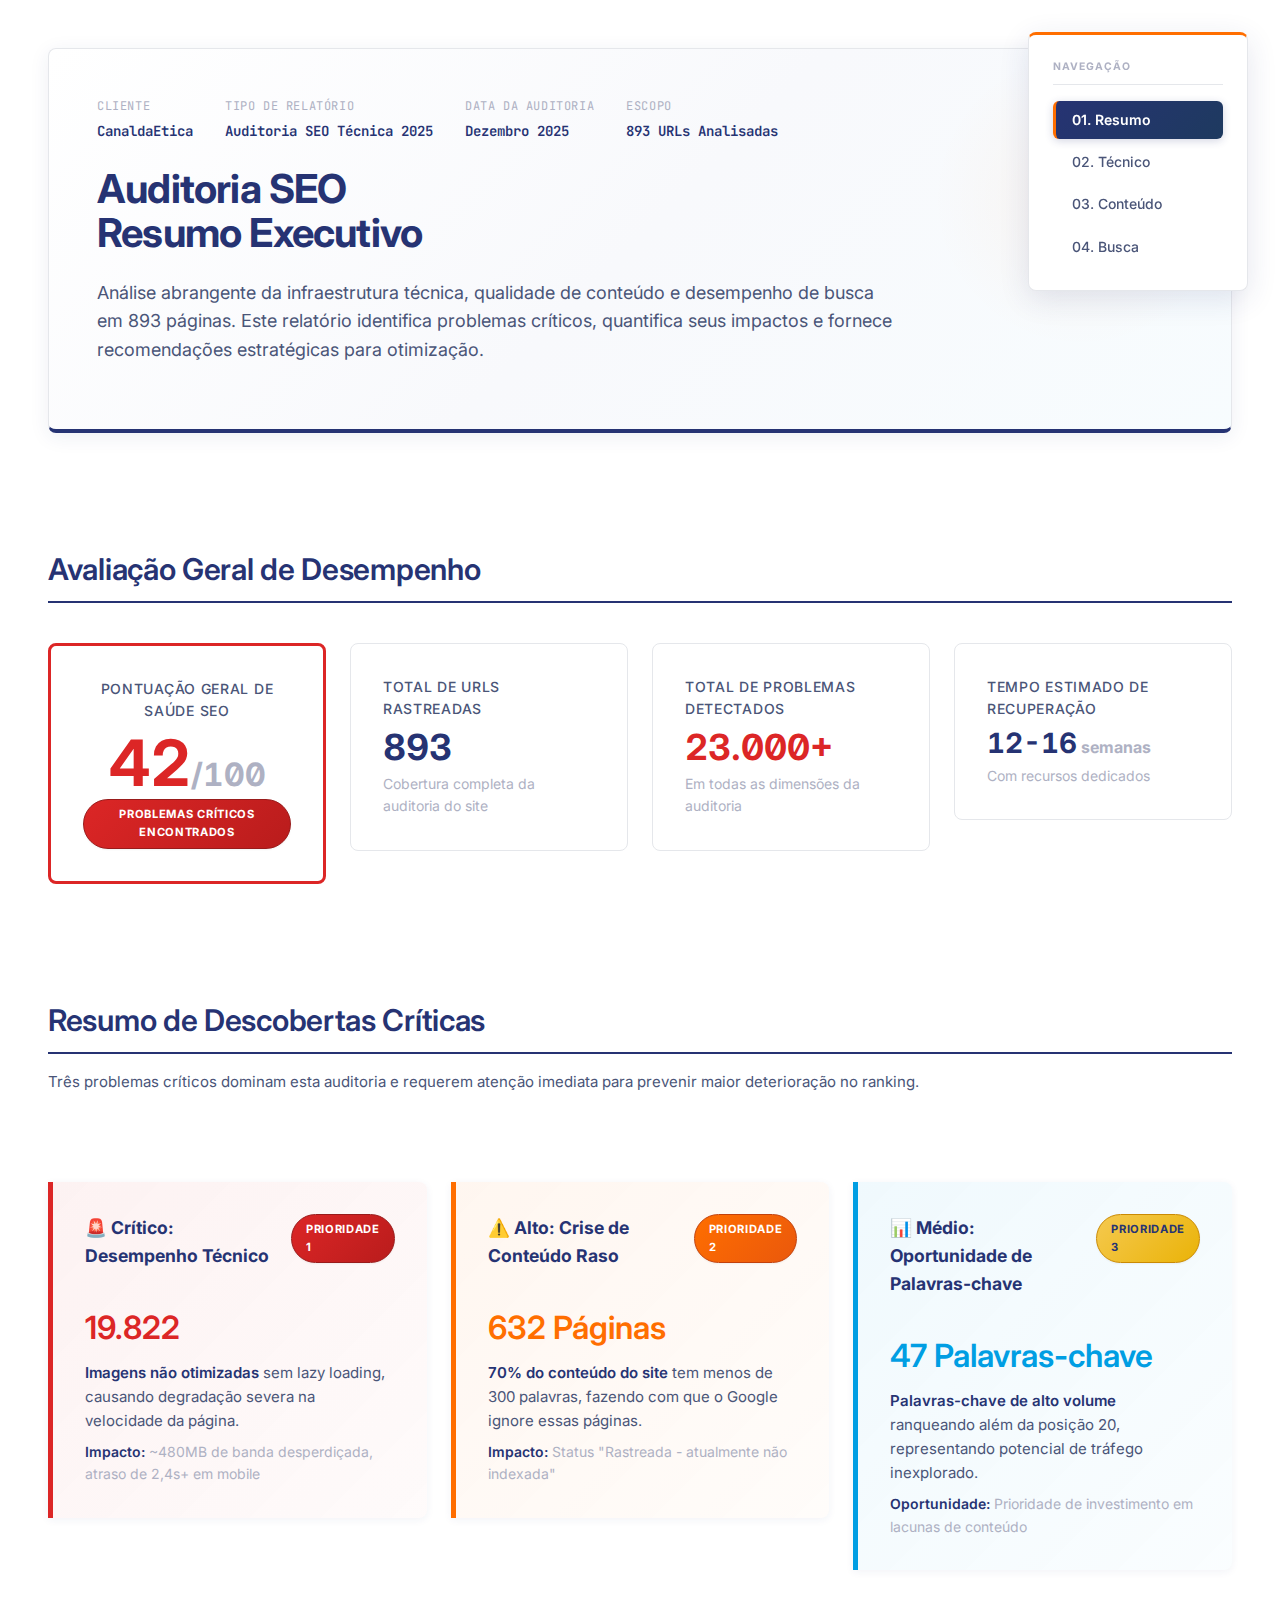
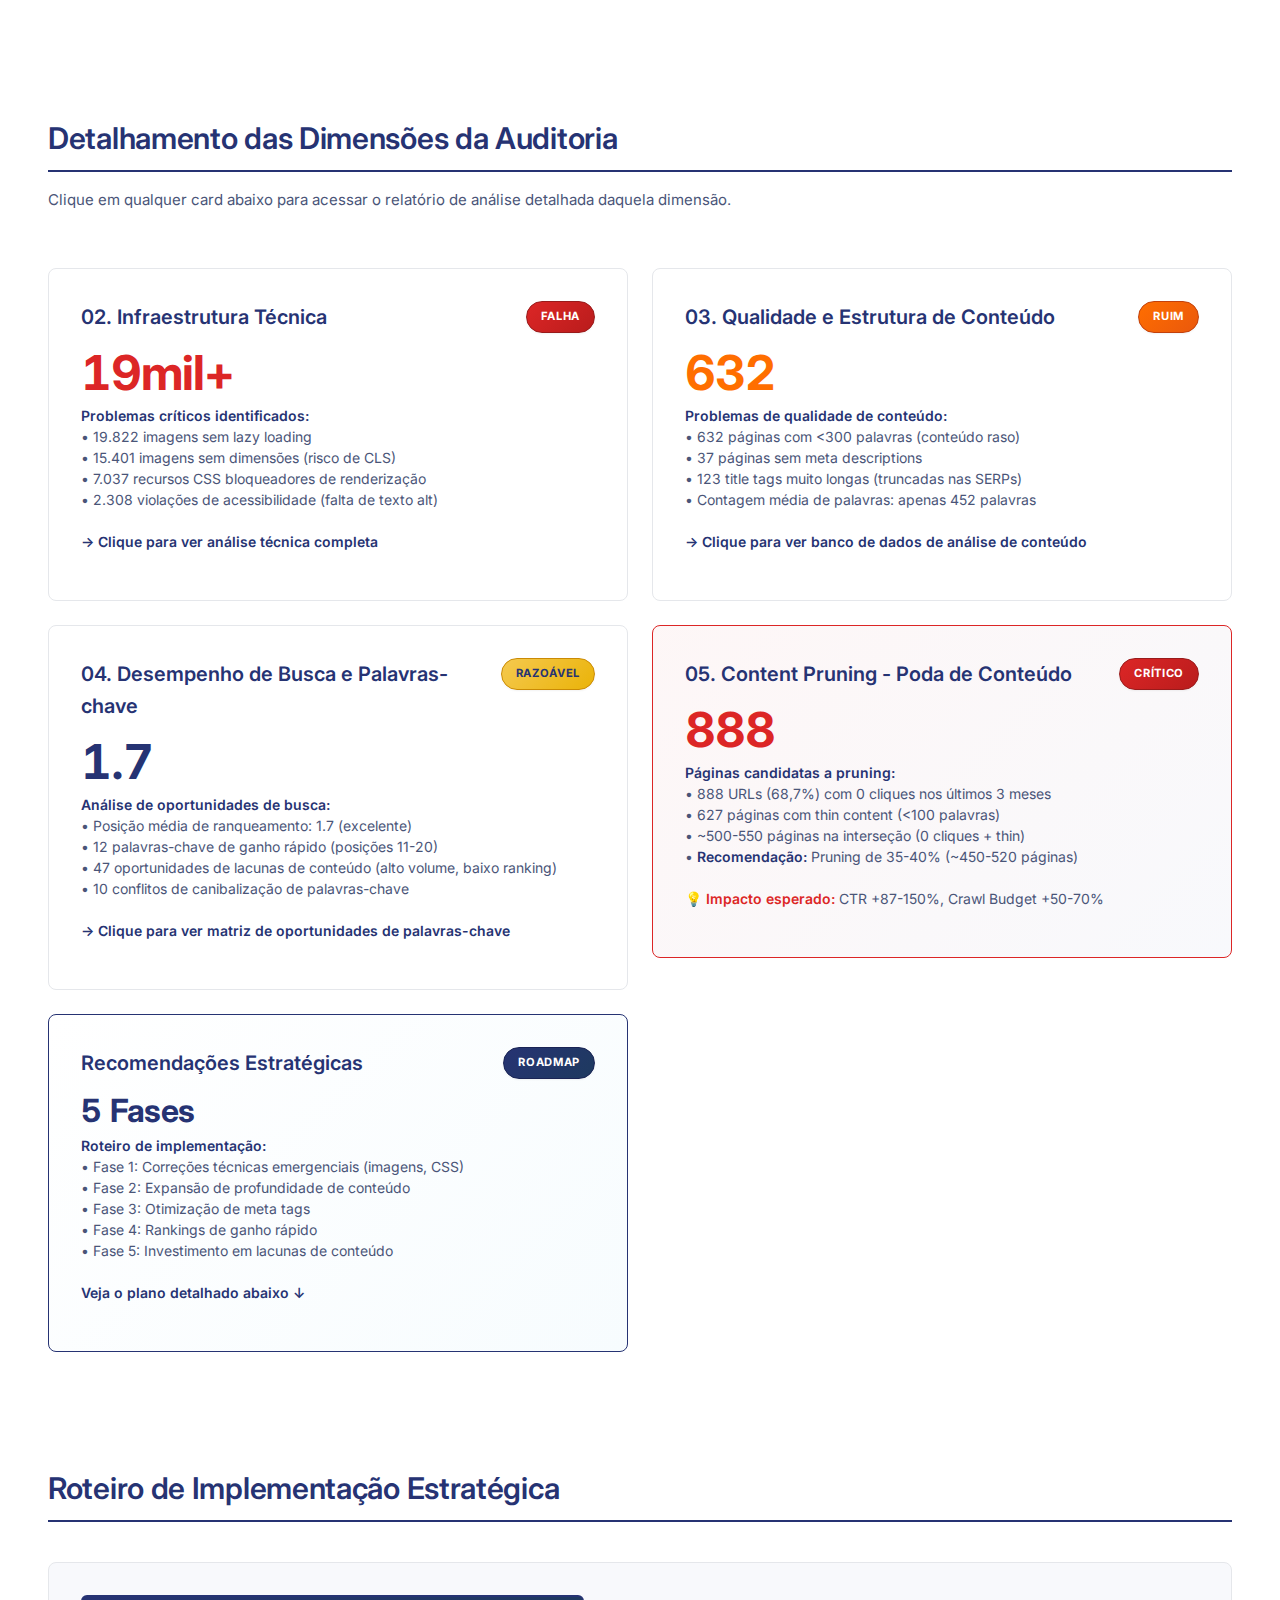
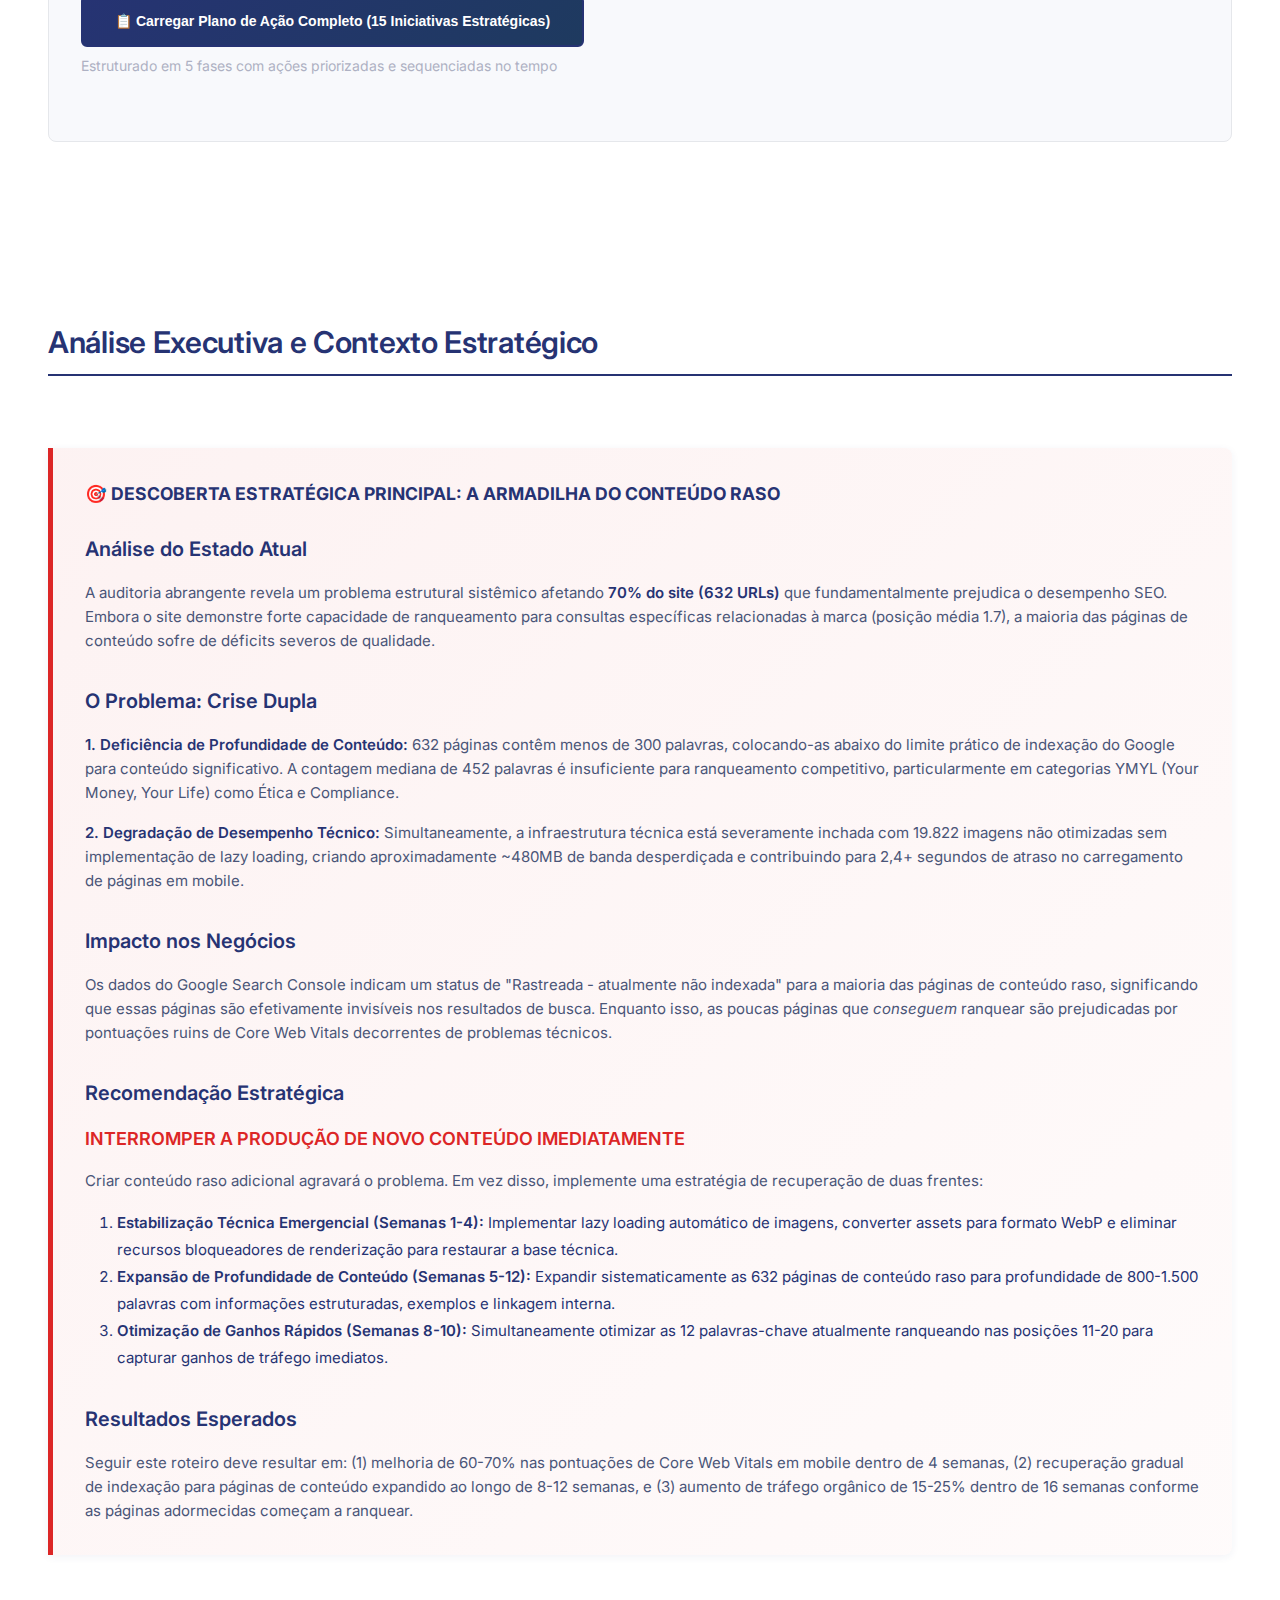
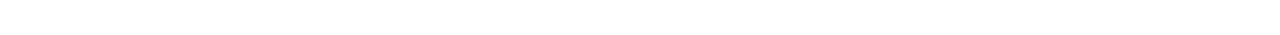
<file: output/index.html>
<!DOCTYPE html>
<html lang="pt-BR">

<head>
    <meta charset="UTF-8">
    <meta name="viewport" content="width=device-width, initial-scale=1.0">
    <title>Resumo Executivo da Auditoria SEO | CanaldaEtica 2025</title>
    <meta name="description"
        content="Relatório Completo de Auditoria SEO - Resumo Executivo e Recomendações Estratégicas">
    <link rel="preconnect" href="https://fonts.googleapis.com">
    <link rel="preconnect" href="https://fonts.gstatic.com" crossorigin>
    <link
        href="https://fonts.googleapis.com/css2?family=Inter:wght@400;500;600;700&family=JetBrains+Mono:wght@400;500;600&display=swap"
        rel="stylesheet">
    <link rel="stylesheet" href="css/swiss-style.css">
</head>

<body>
    <!-- Modal Container -->
    <div id="data-modal" class="modal-overlay">
        <div class="modal-content">
            <div class="modal-header">
                <h3 id="modal-title" style="margin:0;">Visualização de Dados</h3>
                <button id="modal-close" class="close-btn">✕ Fechar</button>
            </div>
            <div id="modal-body-content" class="modal-body">
                <!-- Data loads here -->
            </div>
        </div>
    </div>

    <!-- Navigation -->
    <nav class="nav-bar">
        <a href="index.html" class="nav-link active">01. Resumo</a>
        <a href="seo-tecnico.html" class="nav-link">02. Técnico</a>
        <a href="seo-onpage.html" class="nav-link">03. Conteúdo</a>
        <a href="seo-keywords.html" class="nav-link">04. Busca</a>
    </nav>

    <main class="container">
        <!-- Report Header -->
        <header class="header-hero">
            <div class="report-meta">
                <div class="report-meta-item">
                    <div class="report-meta-label">Cliente</div>
                    <div class="report-meta-value">CanaldaEtica</div>
                </div>
                <div class="report-meta-item">
                    <div class="report-meta-label">Tipo de Relatório</div>
                    <div class="report-meta-value">Auditoria SEO Técnica 2025</div>
                </div>
                <div class="report-meta-item">
                    <div class="report-meta-label">Data da Auditoria</div>
                    <div class="report-meta-value">Dezembro 2025</div>
                </div>
                <div class="report-meta-item">
                    <div class="report-meta-label">Escopo</div>
                    <div class="report-meta-value">893 URLs Analisadas</div>
                </div>
            </div>
            <h1>Auditoria SEO<br>Resumo Executivo</h1>
            <p style="font-size: 1.125rem; color: var(--text-secondary); max-width: 800px;">
                Análise abrangente da infraestrutura técnica, qualidade de conteúdo e desempenho de busca em 893
                páginas. Este relatório identifica problemas críticos, quantifica seus impactos e fornece
                recomendações estratégicas para otimização.
            </p>
        </header>

        <!-- Overall Performance Score -->
        <section class="grid" style="margin-bottom: var(--space-3xl);">
            <div class="col-12">
                <h2>Avaliação Geral de Desempenho</h2>
            </div>

            <div class="col-3">
                <div class="metric-card" style="text-align: center; border: 3px solid #dc2626;">
                    <div class="metric-label">Pontuação Geral de Saúde SEO</div>
                    <div class="metric-value" style="font-size: 4rem; color: #dc2626;">42<span
                            style="font-size: 2rem; color: var(--text-tertiary);">/100</span></div>
                    <div class="status-badge critical">Problemas Críticos Encontrados</div>
                </div>
            </div>

            <div class="col-3">
                <div class="metric-card">
                    <div class="metric-label">Total de URLs Rastreadas</div>
                    <div class="metric-value">893</div>
                    <div class="metric-description">Cobertura completa da auditoria do site</div>
                </div>
            </div>

            <div class="col-3">
                <div class="metric-card">
                    <div class="metric-label">Total de Problemas Detectados</div>
                    <div class="metric-value" style="color: #dc2626;">23.000+</div>
                    <div class="metric-description">Em todas as dimensões da auditoria</div>
                </div>
            </div>

            <div class="col-3">
                <div class="metric-card">
                    <div class="metric-label">Tempo Estimado de Recuperação</div>
                    <div class="metric-value" style="font-size: 1.75rem;">12-16<span
                            style="font-size: 1rem; color: var(--text-tertiary);"> semanas</span></div>
                    <div class="metric-description">Com recursos dedicados</div>
                </div>
            </div>
        </section>

        <!-- Key Findings Summary -->
        <section class="grid" style="margin-bottom: var(--space-3xl);">
            <div class="col-12">
                <h2>Resumo de Descobertas Críticas</h2>
                <p style="color: var(--text-secondary); margin-bottom: var(--space-xl);">
                    Três problemas críticos dominam esta auditoria e requerem atenção imediata para prevenir maior
                    deterioração no ranking.
                </p>
            </div>

            <div class="col-4">
                <div class="callout danger">
                    <div
                        style="display: flex; justify-content: space-between; align-items: start; margin-bottom: var(--space-md);">
                        <div class="callout-title">🚨 Crítico: Desempenho Técnico</div>
                        <div class="status-badge critical">Prioridade 1</div>
                    </div>
                    <p
                        style="font-weight: 600; font-size: 2rem; margin-bottom: var(--space-sm); color: #dc2626;">
                        19.822</p>
                    <p style="margin-bottom: var(--space-sm);"><strong>Imagens não otimizadas</strong> sem lazy
                        loading, causando degradação severa na velocidade da página.</p>
                    <p style="font-size: 0.875rem; color: var(--text-tertiary); margin-bottom: 0;">
                        <strong>Impacto:</strong> ~480MB de banda desperdiçada, atraso de 2,4s+ em mobile
                    </p>
                </div>
            </div>

            <div class="col-4">
                <div class="callout warning">
                    <div
                        style="display: flex; justify-content: space-between; align-items: start; margin-bottom: var(--space-md);">
                        <div class="callout-title">⚠️ Alto: Crise de Conteúdo Raso</div>
                        <div class="status-badge high">Prioridade 2</div>
                    </div>
                    <p
                        style="font-weight: 600; font-size: 2rem; margin-bottom: var(--space-sm); color: #ff6e00;">
                        632 Páginas</p>
                    <p style="margin-bottom: var(--space-sm);"><strong>70% do conteúdo do site</strong> tem menos de 300
                        palavras, fazendo com que o Google ignore essas páginas.</p>
                    <p style="font-size: 0.875rem; color: var(--text-tertiary); margin-bottom: 0;">
                        <strong>Impacto:</strong> Status "Rastreada - atualmente não indexada"
                    </p>
                </div>
            </div>

            <div class="col-4">
                <div class="callout info">
                    <div
                        style="display: flex; justify-content: space-between; align-items: start; margin-bottom: var(--space-md);">
                        <div class="callout-title">📊 Médio: Oportunidade de Palavras-chave</div>
                        <div class="status-badge medium">Prioridade 3</div>
                    </div>
                    <p
                        style="font-weight: 600; font-size: 2rem; margin-bottom: var(--space-sm); color: #009ee3;">
                        47 Palavras-chave</p>
                    <p style="margin-bottom: var(--space-sm);"><strong>Palavras-chave de alto volume</strong> ranqueando
                        além da
                        posição 20, representando potencial de tráfego inexplorado.</p>
                    <p style="font-size: 0.875rem; color: var(--text-tertiary); margin-bottom: 0;">
                        <strong>Oportunidade:</strong> Prioridade de investimento em lacunas de conteúdo
                    </p>
                </div>
            </div>
        </section>

        <!-- Audit Dimension Breakdown -->
        <section class="grid" style="margin-bottom: var(--space-3xl);">
            <div class="col-12">
                <h2>Detalhamento das Dimensões da Auditoria</h2>
                <p style="color: var(--text-secondary); margin-bottom: var(--space-xl);">
                    Clique em qualquer card abaixo para acessar o relatório de análise detalhada daquela dimensão.
                </p>
            </div>

            <!-- Technical -->
            <div class="col-6 data-block" onclick="window.location.href='seo-tecnico.html'">
                <div
                    style="display: flex; justify-content: space-between; align-items: start; margin-bottom: var(--space-md);">
                    <h3 style="font-size: 1.25rem; margin: 0;">02. Infraestrutura Técnica</h3>
                    <div class="status-badge critical">FALHA</div>
                </div>
                <div class="data-number" style="color: #dc2626;">19mil+</div>
                <p class="data-desc">
                    <strong>Problemas críticos identificados:</strong><br>
                    • 19.822 imagens sem lazy loading<br>
                    • 15.401 imagens sem dimensões (risco de CLS)<br>
                    • 7.037 recursos CSS bloqueadores de renderização<br>
                    • 2.308 violações de acessibilidade (falta de texto alt)<br><br>
                    <strong style="color: var(--primary);">→ Clique para ver análise técnica completa</strong>
                </p>
            </div>

            <!-- Content/On-Page -->
            <div class="col-6 data-block" onclick="window.location.href='seo-onpage.html'">
                <div
                    style="display: flex; justify-content: space-between; align-items: start; margin-bottom: var(--space-md);">
                    <h3 style="font-size: 1.25rem; margin: 0;">03. Qualidade e Estrutura de Conteúdo</h3>
                    <div class="status-badge high">RUIM</div>
                </div>
                <div class="data-number" style="color: #ff6e00;">632</div>
                <p class="data-desc">
                    <strong>Problemas de qualidade de conteúdo:</strong><br>
                    • 632 páginas com <300 palavras (conteúdo raso)<br>
                        • 37 páginas sem meta descriptions<br>
                        • 123 title tags muito longas (truncadas nas SERPs)<br>
                        • Contagem média de palavras: apenas 452 palavras<br><br>
                        <strong style="color: var(--primary);">→ Clique para ver banco de dados de análise de
                            conteúdo</strong>
                </p>
            </div>

            <!-- Search Performance -->
            <div class="col-6 data-block" onclick="window.location.href='seo-keywords.html'">
                <div
                    style="display: flex; justify-content: space-between; align-items: start; margin-bottom: var(--space-md);">
                    <h3 style="font-size: 1.25rem; margin: 0;">04. Desempenho de Busca e Palavras-chave</h3>
                    <div class="status-badge medium">RAZOÁVEL</div>
                </div>
                <div class="data-number" style="color: var(--primary);">1.7</div>
                <p class="data-desc">
                    <strong>Análise de oportunidades de busca:</strong><br>
                    • Posição média de ranqueamento: 1.7 (excelente)<br>
                    • 12 palavras-chave de ganho rápido (posições 11-20)<br>
                    • 47 oportunidades de lacunas de conteúdo (alto volume, baixo ranking)<br>
                    • 10 conflitos de canibalização de palavras-chave<br><br>
                    <strong style="color: var(--primary);">→ Clique para ver matriz de oportunidades de
                        palavras-chave</strong>
                </p>
            </div>

            <!-- Content Pruning -->
            <div class="col-6 data-block"
                style="cursor: default; border-color: #dc2626; background: linear-gradient(135deg, rgba(220, 38, 38, 0.04) 0%, var(--bg-surface) 100%);">
                <div
                    style="display: flex; justify-content: space-between; align-items: start; margin-bottom: var(--space-md);">
                    <h3 style="font-size: 1.25rem; margin: 0;">05. Content Pruning - Poda de Conteúdo</h3>
                    <div class="status-badge critical">CRÍTICO</div>
                </div>
                <div class="data-number" style="color: #dc2626;">888</div>
                <p class="data-desc">
                    <strong>Páginas candidatas a pruning:</strong><br>
                    • 888 URLs (68,7%) com 0 cliques nos últimos 3 meses<br>
                    • 627 páginas com thin content (<100 palavras)<br>
                        • ~500-550 páginas na interseção (0 cliques + thin)<br>
                        • <strong>Recomendação:</strong> Pruning de 35-40% (~450-520 páginas)<br><br>
                        <strong style="color: #dc2626;">💡 Impacto esperado:</strong> CTR +87-150%, Crawl
                        Budget +50-70%
                </p>
            </div>

            <!-- Strategic Recommendations -->
            <div class="col-6 data-block"
                style="cursor: default; border-color: #263373; background: linear-gradient(135deg, var(--bg-canvas) 0%, rgba(0, 158, 227, 0.03) 100%);">
                <div
                    style="display: flex; justify-content: space-between; align-items: start; margin-bottom: var(--space-md);">
                    <h3 style="font-size: 1.25rem; margin: 0;">Recomendações Estratégicas</h3>
                    <div class="status-badge info">Roadmap</div>
                </div>
                <div class="data-number" style="color: #263373; font-size: 2rem;">5 Fases</div>
                <p class="data-desc">
                    <strong>Roteiro de implementação:</strong><br>
                    • Fase 1: Correções técnicas emergenciais (imagens, CSS)<br>
                    • Fase 2: Expansão de profundidade de conteúdo<br>
                    • Fase 3: Otimização de meta tags<br>
                    • Fase 4: Rankings de ganho rápido<br>
                    • Fase 5: Investimento em lacunas de conteúdo<br><br>
                    <strong style="color: var(--primary);">Veja o plano detalhado abaixo ↓</strong>
                </p>
            </div>
        </section>

        <!-- Strategic Roadmap -->
        <section class="grid" style="margin-bottom: var(--space-3xl);">
            <div class="col-12">
                <h2>Roteiro de Implementação Estratégica</h2>
            </div>

            <div class="col-12">
                <div class="section">
                    <div style="margin-bottom: var(--space-xl);">
                        <button class="btn btn-primary" data-csv-source="csv/action-plan.csv">
                            📋 Carregar Plano de Ação Completo (15 Iniciativas Estratégicas)
                        </button>
                        <p style="font-size: 0.875rem; color: var(--text-tertiary); margin-top: var(--space-sm);">
                            Estruturado em 5 fases com ações priorizadas e sequenciadas no tempo
                        </p>
                    </div>
                    <div id="action-plan-container"></div>
                </div>
            </div>
        </section>

        <!-- Executive Brief -->
        <section class="grid">
            <div class="col-12">
                <h2>Análise Executiva e Contexto Estratégico</h2>
            </div>

            <div class="col-12">
                <div class="callout danger">
                    <div class="callout-title">🎯 DESCOBERTA ESTRATÉGICA PRINCIPAL: A ARMADILHA DO CONTEÚDO RASO</div>

                    <h3
                        style="margin-top: var(--space-lg); margin-bottom: var(--space-md); color: var(--text-primary);">
                        Análise do Estado Atual
                    </h3>
                    <p>
                        A auditoria abrangente revela um problema estrutural sistêmico afetando <strong>70% do
                            site (632 URLs)</strong> que fundamentalmente prejudica o desempenho SEO. Embora o site
                        demonstre forte capacidade de ranqueamento para consultas específicas relacionadas à marca
                        (posição média
                        1.7), a maioria das páginas de conteúdo sofre de déficits severos de qualidade.
                    </p>

                    <h3
                        style="margin-top: var(--space-xl); margin-bottom: var(--space-md); color: var(--text-primary);">
                        O Problema: Crise Dupla
                    </h3>
                    <p style="margin-bottom: var(--space-md);">
                        <strong>1. Deficiência de Profundidade de Conteúdo:</strong> 632 páginas contêm menos de 300
                        palavras, colocando-as
                        abaixo do limite prático de indexação do Google para conteúdo significativo. A contagem mediana
                        de
                        452 palavras é insuficiente para ranqueamento competitivo, particularmente em categorias YMYL
                        (Your Money,
                        Your Life) como Ética e Compliance.
                    </p>
                    <p>
                        <strong>2. Degradação de Desempenho Técnico:</strong> Simultaneamente, a
                        infraestrutura técnica está severamente inchada com 19.822 imagens não otimizadas sem
                        implementação de lazy loading,
                        criando aproximadamente ~480MB de banda desperdiçada e contribuindo para 2,4+
                        segundos de atraso no carregamento de páginas em mobile.
                    </p>

                    <h3
                        style="margin-top: var(--space-xl); margin-bottom: var(--space-md); color: var(--text-primary);">
                        Impacto nos Negócios
                    </h3>
                    <p>
                        Os dados do Google Search Console indicam um status de "Rastreada - atualmente não indexada"
                        para a
                        maioria das páginas de conteúdo raso, significando que essas páginas são efetivamente invisíveis
                        nos resultados de busca.
                        Enquanto isso, as poucas páginas que <em>conseguem</em> ranquear são prejudicadas por
                        pontuações ruins de Core Web Vitals decorrentes de problemas técnicos.
                    </p>

                    <h3
                        style="margin-top: var(--space-xl); margin-bottom: var(--space-md); color: var(--text-primary);">
                        Recomendação Estratégica
                    </h3>
                    <p style="font-weight: 600; font-size: 1.125rem; color: #dc2626;">
                        INTERROMPER A PRODUÇÃO DE NOVO CONTEÚDO IMEDIATAMENTE
                    </p>
                    <p style="margin-bottom: var(--space-md);">
                        Criar conteúdo raso adicional agravará o problema. Em vez disso, implemente uma estratégia de
                        recuperação de duas frentes:
                    </p>
                    <ol style="margin-left: var(--space-xl); line-height: 1.8;">
                        <li><strong>Estabilização Técnica Emergencial (Semanas 1-4):</strong> Implementar lazy loading
                            automático de imagens,
                            converter assets para formato WebP e eliminar recursos bloqueadores de renderização para
                            restaurar a base técnica.</li>
                        <li><strong>Expansão de Profundidade de Conteúdo (Semanas 5-12):</strong> Expandir
                            sistematicamente as 632
                            páginas de conteúdo raso para profundidade de 800-1.500 palavras com informações
                            estruturadas, exemplos e
                            linkagem interna.</li>
                        <li><strong>Otimização de Ganhos Rápidos (Semanas 8-10):</strong> Simultaneamente otimizar as 12
                            palavras-chave atualmente ranqueando nas posições 11-20 para capturar ganhos de tráfego
                            imediatos.</li>
                    </ol>

                    <h3
                        style="margin-top: var(--space-xl); margin-bottom: var(--space-md); color: var(--text-primary);">
                        Resultados Esperados
                    </h3>
                    <p style="margin-bottom: 0;">
                        Seguir este roteiro deve resultar em: (1) melhoria de 60-70% nas pontuações de Core Web Vitals
                        em mobile
                        dentro de 4 semanas, (2) recuperação gradual de indexação para páginas de conteúdo expandido ao
                        longo de 8-12
                        semanas, e (3) aumento de tráfego orgânico de 15-25% dentro de 16 semanas conforme as páginas
                        adormecidas começam a ranquear.
                    </p>
                </div>
            </div>
        </section>

    </main>

    <script src="js/swiss-main.js"></script>
    <!-- Script de auto-load removido para evitar abertura automática da tabela -->
</body>

</html>
</file>
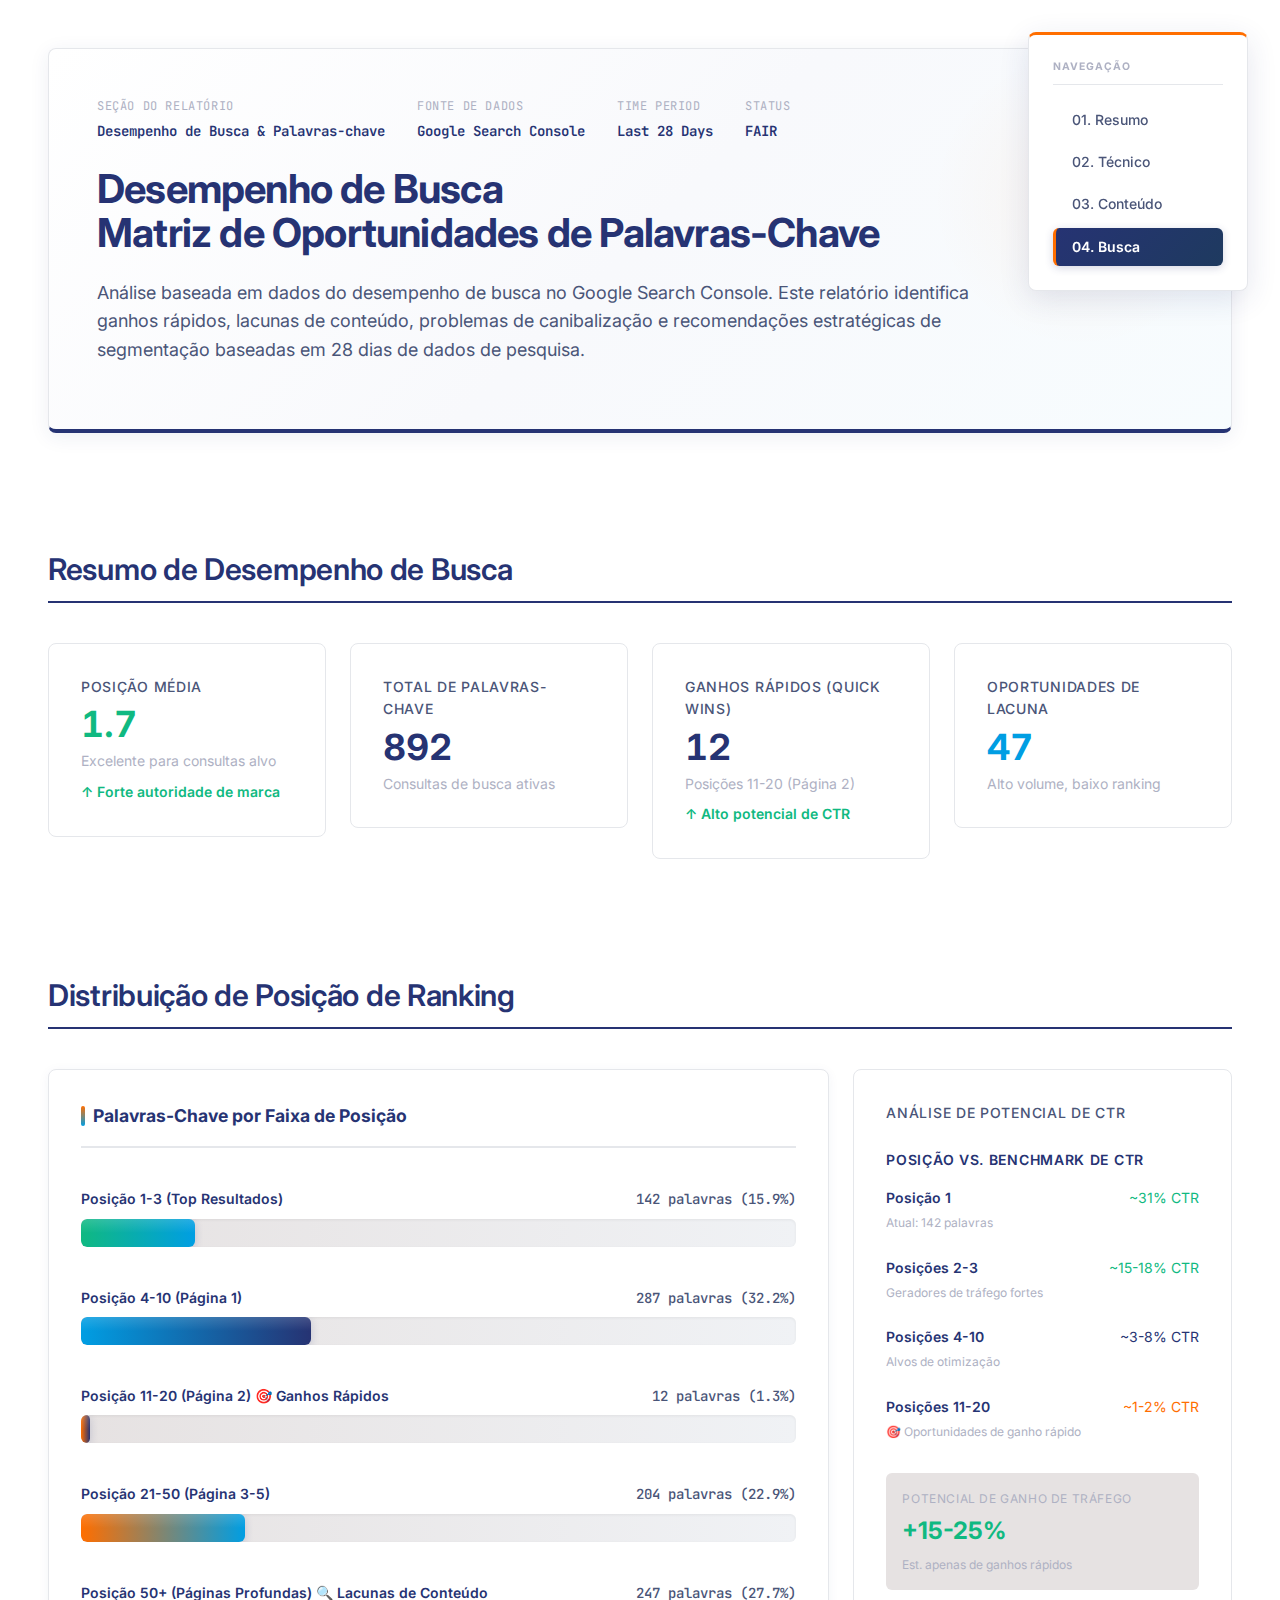
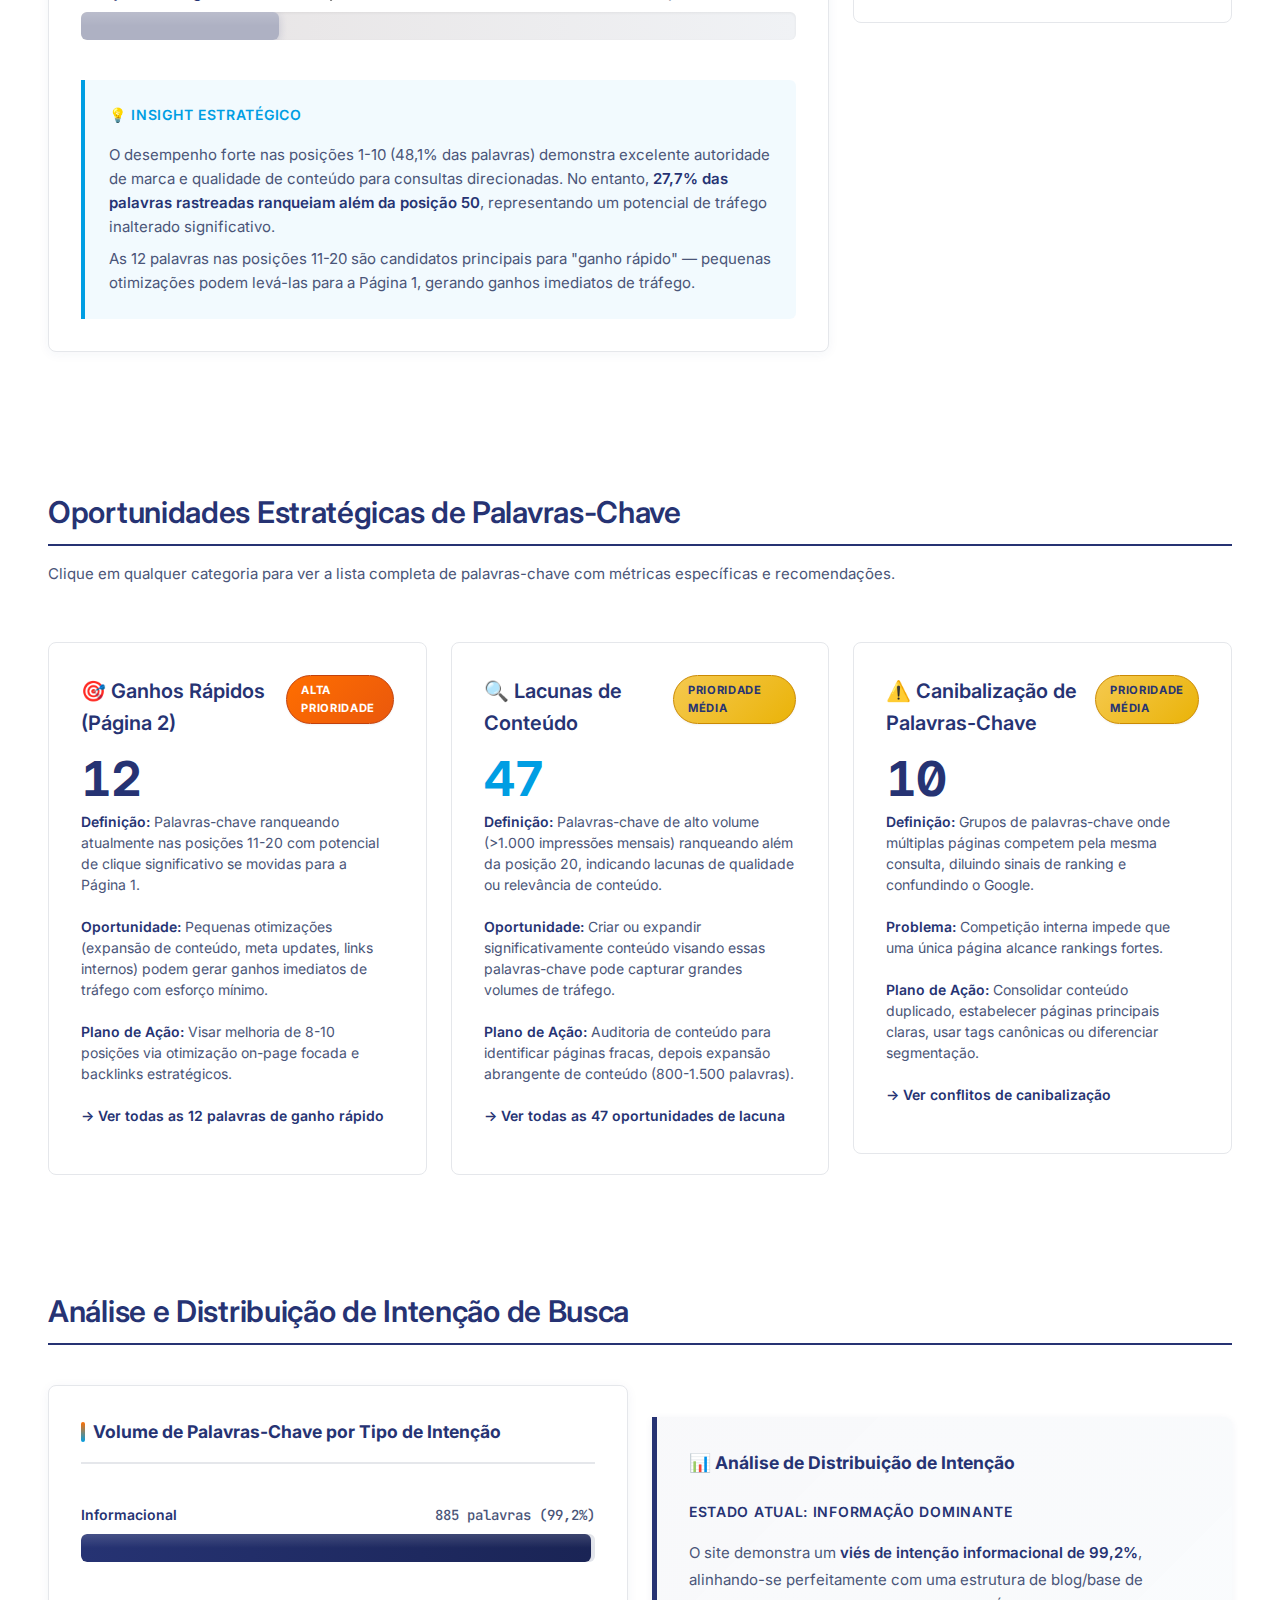
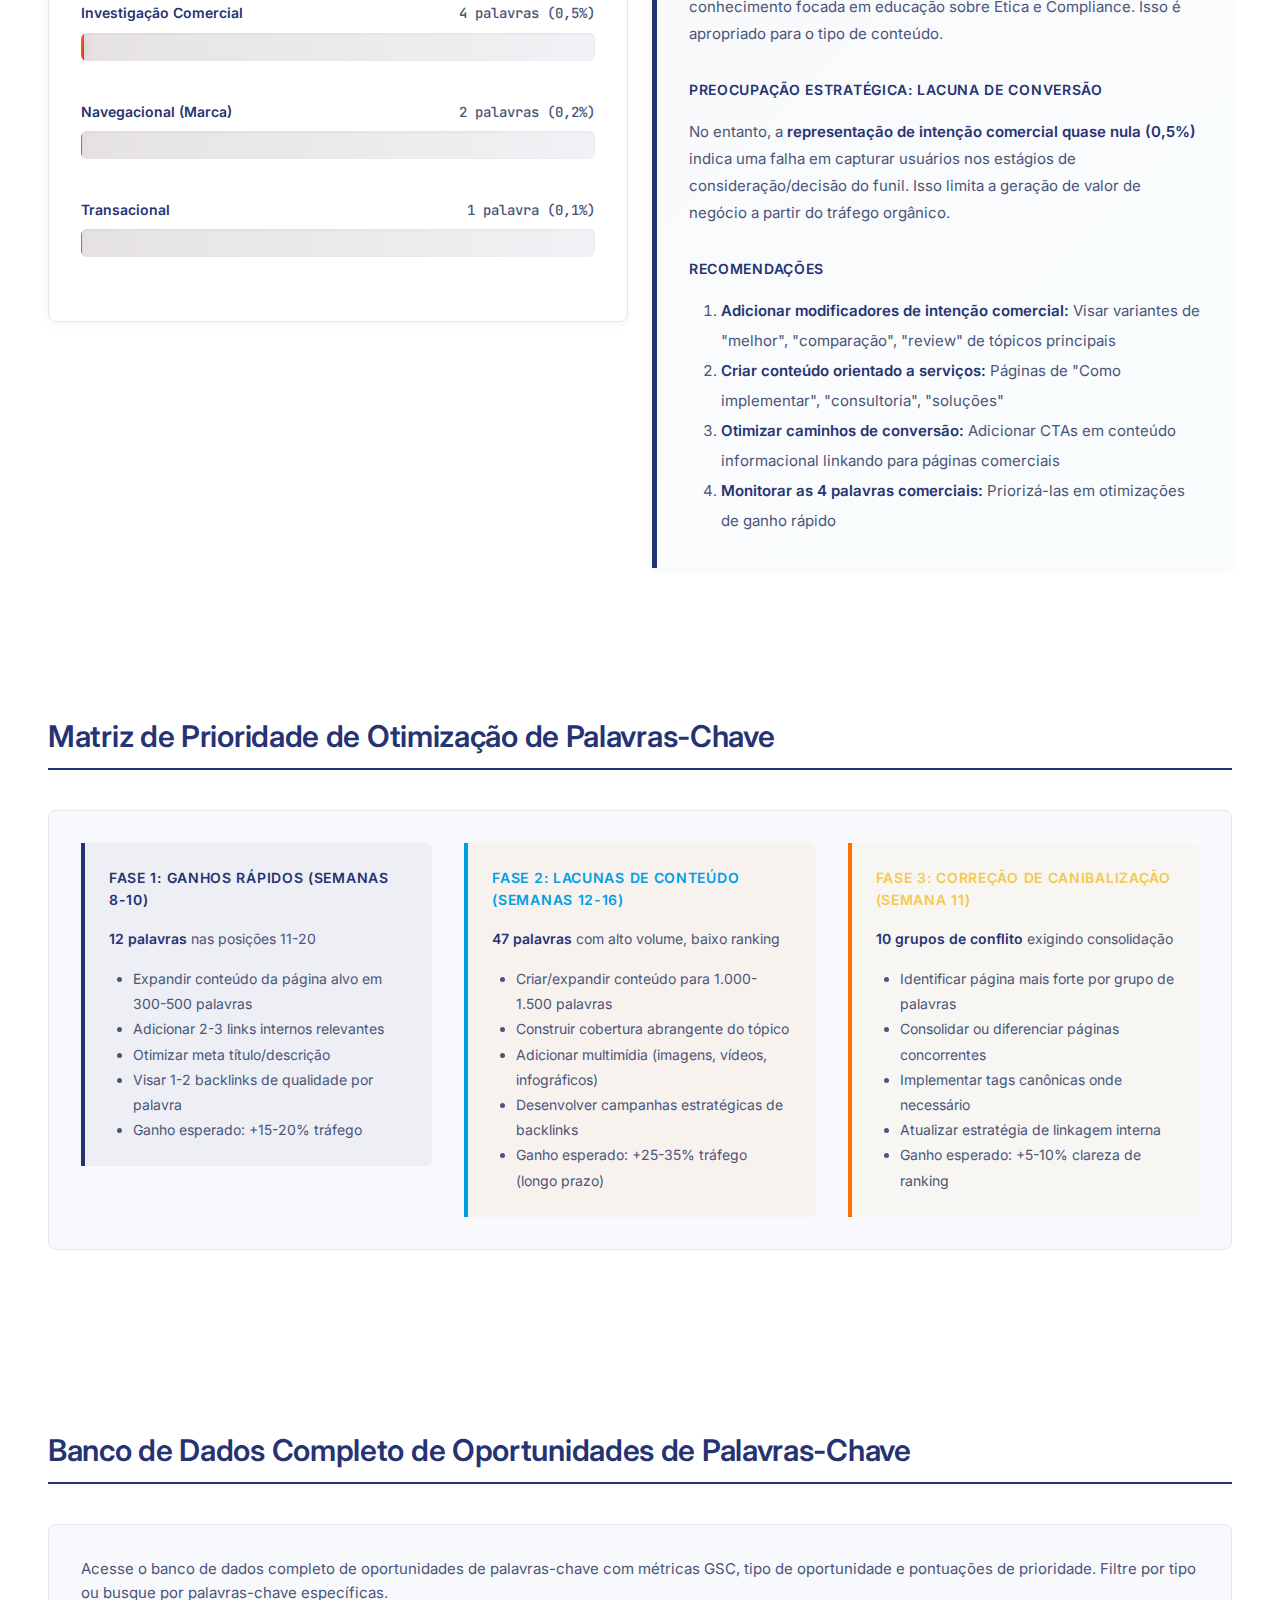
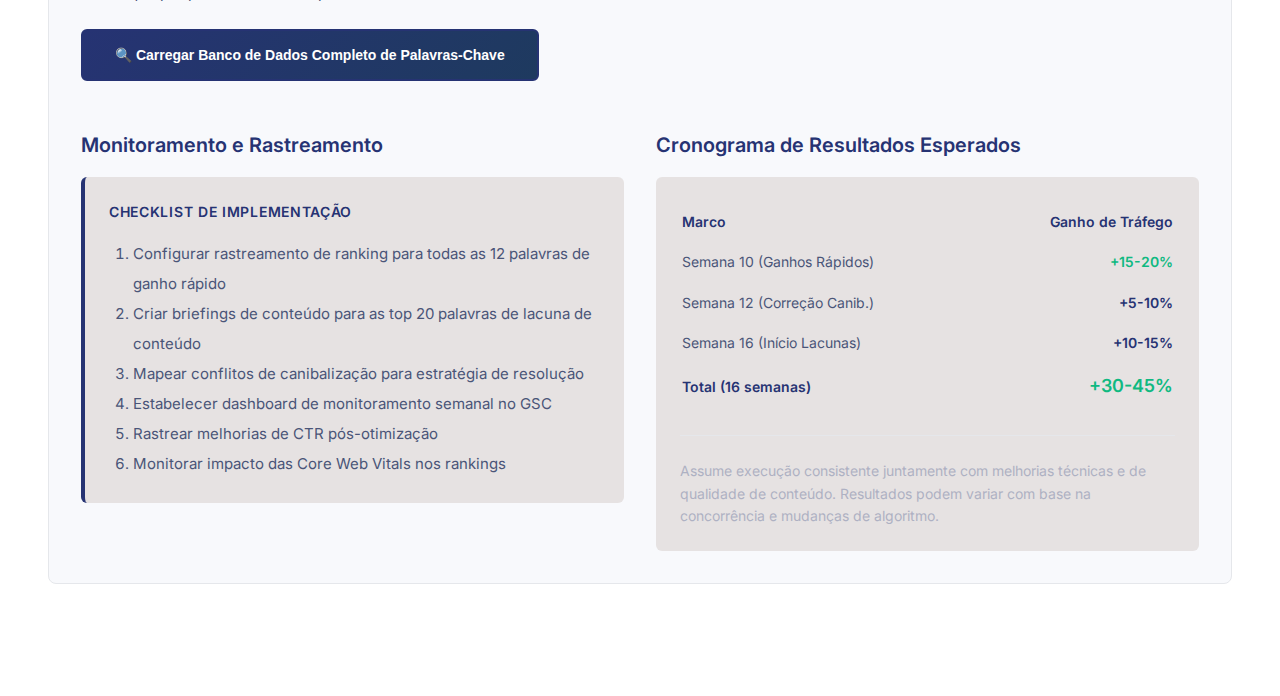
<file: output/seo-keywords.html>
<!DOCTYPE html>
<html lang="pt-BR">

<head>
    <meta charset="UTF-8">
    <meta name="viewport" content="width=device-width, initial-scale=1.0">
    <title>Desempenho de Busca e Análise de Palavras-chave | SEO Audit 2025</title>
    <meta name="description"
        content="Análise abrangente de oportunidades de palavras-chave, incluindo ganhos rápidos, lacunas de conteúdo e recomendações de ranking estratégico">
    <link rel="preconnect" href="https://fonts.googleapis.com">
    <link rel="preconnect" href="https://fonts.gstatic.com" crossorigin>
    <link
        href="https://fonts.googleapis.com/css2?family=Inter:wght@400;500;600;700&family=JetBrains+Mono:wght@400;500;600&display=swap"
        rel="stylesheet">
    <link rel="stylesheet" href="css/swiss-style.css">
</head>

<body>
    <!-- Modal -->
    <div id="data-modal" class="modal-overlay">
        <div class="modal-content">
            <div class="modal-header">
                <h3 id="modal-title" style="margin:0;">Detalhes da Oportunidade de Palavra-chave</h3>
                <button id="modal-close" class="close-btn">✕ Fechar</button>
            </div>
            <div id="modal-body-content" class="modal-body"></div>
        </div>
    </div>

    <!-- Nav -->
    <nav class="nav-bar">
        <a href="index.html" class="nav-link">01. Resumo</a>
        <a href="seo-tecnico.html" class="nav-link">02. Técnico</a>
        <a href="seo-onpage.html" class="nav-link">03. Conteúdo</a>
        <a href="seo-keywords.html" class="nav-link active">04. Busca</a>
    </nav>

    <main class="container">
        <!-- Report Header -->
        <header class="header-hero">
            <div class="report-meta">
                <div class="report-meta-item">
                    <div class="report-meta-label">Seção do Relatório</div>
                    <div class="report-meta-value">Desempenho de Busca & Palavras-chave</div>
                </div>
                <div class="report-meta-item">
                    <div class="report-meta-label">Fonte de Dados</div>
                    <div class="report-meta-value">Google Search Console</div>
                </div>
                <div class="report-meta-item">
                    <div class="report-meta-label">Time Period</div>
                    <div class="report-meta-value">Last 28 Days</div>
                </div>
                <div class="report-meta-item">
                    <div class="report-meta-label">Status</div>
                    <div class="report-meta-value" style="color: var(--primary);">FAIR</div>
                </div>
            </div>
            <h1>Desempenho de Busca<br><span style="color: var(--primary);">Matriz de Oportunidades de
                    Palavras-Chave</span></h1>
            <p style="font-size: 1.125rem; color: var(--text-secondary); max-width: 900px;">
                Análise baseada em dados do desempenho de busca no Google Search Console. Este relatório identifica
                ganhos rápidos, lacunas de conteúdo, problemas de canibalização e recomendações estratégicas de
                segmentação
                baseadas em 28 dias de dados de pesquisa.
            </p>
        </header>

        <!-- Performance Metrics Overview -->
        <section class="grid" style="margin-bottom: var(--space-3xl);">
            <div class="col-12">
                <h2>Resumo de Desempenho de Busca</h2>
            </div>

            <div class="col-3">
                <div class="metric-card">
                    <div class="metric-label">Posição Média</div>
                    <div class="metric-value" style="color: #10b981;">1.7</div>
                    <div class="metric-description">Excelente para consultas alvo</div>
                    <div class="metric-trend up">↑ Forte autoridade de marca</div>
                </div>
            </div>

            <div class="col-3">
                <div class="metric-card">
                    <div class="metric-label">Total de Palavras-Chave</div>
                    <div class="metric-value">892</div>
                    <div class="metric-description">Consultas de busca ativas</div>
                </div>
            </div>

            <div class="col-3">
                <div class="metric-card">
                    <div class="metric-label">Ganhos Rápidos (Quick Wins)</div>
                    <div class="metric-value" style="color: var(--primary);">12</div>
                    <div class="metric-description">Posições 11-20 (Página 2)</div>
                    <div class="metric-trend up">↑ Alto potencial de CTR</div>
                </div>
            </div>

            <div class="col-3">
                <div class="metric-card">
                    <div class="metric-label">Oportunidades de Lacuna</div>
                    <div class="metric-value" style="color: #009ee3;">47</div>
                    <div class="metric-description">Alto volume, baixo ranking</div>
                </div>
            </div>
        </section>

        <!-- Position Distribution -->
        <section class="grid" style="margin-bottom: var(--space-3xl);">
            <div class="col-12">
                <h2>Distribuição de Posição de Ranking</h2>
            </div>

            <div class="col-8">
                <div class="chart-container">
                    <div class="chart-title">Palavras-Chave por Faixa de Posição</div>

                    <div class="bar-chart-item">
                        <div class="bar-chart-label">
                            <span class="bar-chart-label-text">Posição 1-3 (Top Resultados)</span>
                            <span class="bar-chart-label-value">142 palavras (15.9%)</span>
                        </div>
                        <div class="bar-chart-track">
                            <div class="bar-chart-fill"
                                style="width: 15.9%; background: linear-gradient(90deg, var(--accent-success), var(--status-low));">
                            </div>
                        </div>
                    </div>

                    <div class="bar-chart-item">
                        <div class="bar-chart-label">
                            <span class="bar-chart-label-text">Posição 4-10 (Página 1)</span>
                            <span class="bar-chart-label-value">287 palavras (32.2%)</span>
                        </div>
                        <div class="bar-chart-track">
                            <div class="bar-chart-fill"
                                style="width: 32.2%; background: linear-gradient(90deg, var(--primary-light), var(--primary));">
                            </div>
                        </div>
                    </div>

                    <div class="bar-chart-item">
                        <div class="bar-chart-label">
                            <span class="bar-chart-label-text">Posição 11-20 (Página 2) 🎯 Ganhos Rápidos</span>
                            <span class="bar-chart-label-value">12 palavras (1.3%)</span>
                        </div>
                        <div class="bar-chart-track">
                            <div class="bar-chart-fill"
                                style="width: 1.3%; background: linear-gradient(90deg, var(--accent-warning), var(--primary));">
                            </div>
                        </div>
                    </div>

                    <div class="bar-chart-item">
                        <div class="bar-chart-label">
                            <span class="bar-chart-label-text">Posição 21-50 (Página 3-5)</span>
                            <span class="bar-chart-label-value">204 palavras (22.9%)</span>
                        </div>
                        <div class="bar-chart-track">
                            <div class="bar-chart-fill"
                                style="width: 22.9%; background: linear-gradient(90deg, var(--accent-warning), var(--accent-info));">
                            </div>
                        </div>
                    </div>

                    <div class="bar-chart-item">
                        <div class="bar-chart-label">
                            <span class="bar-chart-label-text">Posição 50+ (Páginas Profundas) 🔍 Lacunas de
                                Conteúdo</span>
                            <span class="bar-chart-label-value">247 palavras (27.7%)</span>
                        </div>
                        <div class="bar-chart-track">
                            <div class="bar-chart-fill"
                                style="width: 27.7%; background: linear-gradient(90deg, #aeb1c3, var(--text-tertiary));">
                            </div>
                        </div>
                    </div>

                    <div
                        style="margin-top: var(--space-xl); padding: var(--space-lg); background: rgba(0, 158, 227, 0.05); border-left: 4px solid #009ee3; border-radius: 0 var(--border-radius) var(--border-radius) 0;">
                        <h4 style="margin-bottom: var(--space-md); color: #009ee3;">💡 Insight Estratégico
                        </h4>
                        <p style="margin-bottom: var(--space-sm); color: var(--text-secondary);">
                            O desempenho forte nas posições 1-10 (48,1% das palavras) demonstra excelente autoridade de
                            marca e qualidade de conteúdo para consultas direcionadas. No entanto, <strong>27,7% das
                                palavras
                                rastreadas ranqueiam além da posição 50</strong>, representando um potencial de tráfego
                            inalterado significativo.
                        </p>
                        <p style="margin-bottom: 0; color: var(--text-secondary);">
                            As 12 palavras nas posições 11-20 são candidatos principais para "ganho rápido" — pequenas
                            otimizações podem levá-las para a Página 1, gerando ganhos imediatos de tráfego.
                        </p>
                    </div>
                </div>
            </div>

            <div class="col-4">
                <div class="metric-card" style="height: 100%;">
                    <div class="metric-label">Análise de Potencial de CTR</div>
                    <div style="margin-top: var(--space-lg);">
                        <h4 style="color: var(--text-primary); margin-bottom: var(--space-md);">Posição vs. Benchmark de
                            CTR</h4>

                        <div style="margin-bottom: var(--space-lg);">
                            <div style="display: flex; justify-content: space-between; margin-bottom: var(--space-xs);">
                                <span style="font-size: 0.875rem; font-weight: 600;">Posição 1</span>
                                <span style="font-size: 0.875rem; color: #10b981;">~31% CTR</span>
                            </div>
                            <div style="font-size: 0.75rem; color: var(--text-tertiary);">
                                Atual: 142 palavras
                            </div>
                        </div>

                        <div style="margin-bottom: var(--space-lg);">
                            <div style="display: flex; justify-content: space-between; margin-bottom: var(--space-xs);">
                                <span style="font-size: 0.875rem; font-weight: 600;">Posições 2-3</span>
                                <span style="font-size: 0.875rem; color: #10b981;">~15-18% CTR</span>
                            </div>
                            <div style="font-size: 0.75rem; color: var(--text-tertiary);">
                                Geradores de tráfego fortes
                            </div>
                        </div>

                        <div style="margin-bottom: var(--space-lg);">
                            <div style="display: flex; justify-content: space-between; margin-bottom: var(--space-xs);">
                                <span style="font-size: 0.875rem; font-weight: 600;">Posições 4-10</span>
                                <span style="font-size: 0.875rem; color: var(--primary);">~3-8% CTR</span>
                            </div>
                            <div style="font-size: 0.75rem; color: var(--text-tertiary);">
                                Alvos de otimização
                            </div>
                        </div>

                        <div style="margin-bottom: var(--space-lg);">
                            <div style="display: flex; justify-content: space-between; margin-bottom: var(--space-xs);">
                                <span style="font-size: 0.875rem; font-weight: 600;">Posições 11-20</span>
                                <span style="font-size: 0.875rem; color: #ff6e00;">~1-2% CTR</span>
                            </div>
                            <div style="font-size: 0.75rem; color: var(--text-tertiary);">
                                🎯 Oportunidades de ganho rápido
                            </div>
                        </div>

                        <div
                            style="padding: var(--space-md); background: var(--bg-section); border-radius: var(--border-radius); margin-top: var(--space-xl);">
                            <div
                                style="font-size: 0.75rem; text-transform: uppercase; letter-spacing: 0.05em; color: var(--text-tertiary); margin-bottom: var(--space-xs);">
                                Potencial de Ganho de Tráfego
                            </div>
                            <div style="font-size: 1.5rem; font-weight: 700; color: #10b981;">
                                +15-25%
                            </div>
                            <div style="font-size: 0.75rem; color: var(--text-tertiary); margin-top: var(--space-xs);">
                                Est. apenas de ganhos rápidos
                            </div>
                        </div>
                    </div>
                </div>
            </div>
        </section>

        <!-- Strategic Opportunity Categories -->
        <section class="grid" style="margin-bottom: var(--space-3xl);">
            <div class="col-12">
                <h2>Oportunidades Estratégicas de Palavras-Chave</h2>
                <p style="color: var(--text-secondary); margin-bottom: var(--space-xl);">
                    Clique em qualquer categoria para ver a lista completa de palavras-chave com métricas específicas e
                    recomendações.
                </p>
            </div>

            <!-- Quick Wins -->
            <div class="col-4 data-block" data-csv-source="csv/keyword-opportunities.csv" data-filter="type=Quick Win">
                <div
                    style="display: flex; justify-content: space-between; align-items: start; margin-bottom: var(--space-md);">
                    <h3 style="font-size: 1.25rem; margin: 0;">🎯 Ganhos Rápidos (Página 2)</h3>
                    <div class="status-badge high">Alta Prioridade</div>
                </div>
                <div class="data-number" style="color: var(--primary);">12</div>
                <p class="data-desc">
                    <strong>Definição:</strong> Palavras-chave ranqueando atualmente nas posições 11-20 com potencial de
                    clique
                    significativo se movidas para a Página 1.<br><br>
                    <strong>Oportunidade:</strong> Pequenas otimizações (expansão de conteúdo, meta updates, links
                    internos)
                    podem gerar ganhos imediatos de tráfego com esforço mínimo.<br><br>
                    <strong>Plano de Ação:</strong> Visar melhoria de 8-10 posições via otimização on-page focada e
                    backlinks estratégicos.<br><br>
                    <strong style="color: var(--primary);">→ Ver todas as 12 palavras de ganho rápido</strong>
                </p>
            </div>

            <!-- Content Gaps -->
            <div class="col-4 data-block" data-csv-source="csv/keyword-opportunities.csv"
                data-filter="type=Content Gap">
                <div
                    style="display: flex; justify-content: space-between; align-items: start; margin-bottom: var(--space-md);">
                    <h3 style="font-size: 1.25rem; margin: 0;">🔍 Lacunas de Conteúdo</h3>
                    <div class="status-badge medium">Prioridade Média</div>
                </div>
                <div class="data-number" style="color: #009ee3;">47</div>
                <p class="data-desc">
                    <strong>Definição:</strong> Palavras-chave de alto volume (>1.000 impressões mensais) ranqueando
                    além da posição 20, indicando lacunas de qualidade ou relevância de conteúdo.<br><br>
                    <strong>Oportunidade:</strong> Criar ou expandir significativamente conteúdo visando essas
                    palavras-chave
                    pode capturar grandes volumes de tráfego.<br><br>
                    <strong>Plano de Ação:</strong> Auditoria de conteúdo para identificar páginas fracas, depois
                    expansão
                    abrangente de conteúdo (800-1.500 palavras).<br><br>
                    <strong style="color: var(--primary);">→ Ver todas as 47 oportunidades de lacuna</strong>
                </p>
            </div>

            <!-- Cannibalization -->
            <div class="col-4 data-block" data-csv-source="csv/keyword-opportunities.csv"
                data-filter="type=Cannibalization">
                <div
                    style="display: flex; justify-content: space-between; align-items: start; margin-bottom: var(--space-md);">
                    <h3 style="font-size: 1.25rem; margin: 0;">⚠️ Canibalização de Palavras-Chave</h3>
                    <div class="status-badge medium">Prioridade Média</div>
                </div>
                <div class="data-number">10</div>
                <p class="data-desc">
                    <strong>Definição:</strong> Grupos de palavras-chave onde múltiplas páginas competem pela mesma
                    consulta,
                    diluindo sinais de ranking e confundindo o Google.<br><br>
                    <strong>Problema:</strong> Competição interna impede que uma única página alcance rankings
                    fortes.<br><br>
                    <strong>Plano de Ação:</strong> Consolidar conteúdo duplicado, estabelecer páginas principais
                    claras, usar
                    tags canônicas ou diferenciar segmentação.<br><br>
                    <strong style="color: var(--primary);">→ Ver conflitos de canibalização</strong>
                </p>
            </div>
        </section>

        <!-- Search Intent Analysis -->
        <section class="grid" style="margin-bottom: var(--space-3xl);">
            <div class="col-12">
                <h2>Análise e Distribuição de Intenção de Busca</h2>
            </div>

            <div class="col-6">
                <div class="chart-container">
                    <div class="chart-title">Volume de Palavras-Chave por Tipo de Intenção</div>

                    <div class="bar-chart-item">
                        <div class="bar-chart-label">
                            <span class="bar-chart-label-text">Informacional</span>
                            <span class="bar-chart-label-value">885 palavras (99,2%)</span>
                        </div>
                        <div class="bar-chart-track">
                            <div class="bar-chart-fill"
                                style="width: 99.2%; background: linear-gradient(90deg, var(--primary), var(--primary-dark));">
                            </div>
                        </div>
                    </div>

                    <div class="bar-chart-item">
                        <div class="bar-chart-label">
                            <span class="bar-chart-label-text">Investigação Comercial</span>
                            <span class="bar-chart-label-value">4 palavras (0,5%)</span>
                        </div>
                        <div class="bar-chart-track">
                            <div class="bar-chart-fill"
                                style="width: 0.5%; background: linear-gradient(90deg, var(--accent-warning), var(--accent-danger));">
                            </div>
                        </div>
                    </div>

                    <div class="bar-chart-item">
                        <div class="bar-chart-label">
                            <span class="bar-chart-label-text">Navegacional (Marca)</span>
                            <span class="bar-chart-label-value">2 palavras (0,2%)</span>
                        </div>
                        <div class="bar-chart-track">
                            <div class="bar-chart-fill"
                                style="width: 0.2%; background: linear-gradient(90deg, var(--accent-info), var(--accent-success));">
                            </div>
                        </div>
                    </div>

                    <div class="bar-chart-item">
                        <div class="bar-chart-label">
                            <span class="bar-chart-label-text">Transacional</span>
                            <span class="bar-chart-label-value">1 palavra (0,1%)</span>
                        </div>
                        <div class="bar-chart-track">
                            <div class="bar-chart-fill"
                                style="width: 0.1%; background: linear-gradient(90deg, var(--accent-success), var(--status-low));">
                            </div>
                        </div>
                    </div>
                </div>
            </div>

            <div class="col-6">
                <div class="callout">
                    <div class="callout-title">📊 Análise de Distribuição de Intenção</div>

                    <h4
                        style="margin-top: var(--space-lg); margin-bottom: var(--space-md); color: var(--text-primary);">
                        Estado Atual: Informação Dominante
                    </h4>
                    <p style="color: var(--text-secondary); line-height: 1.8;">
                        O site demonstra um <strong>viés de intenção informacional de 99,2%</strong>, alinhando-se
                        perfeitamente
                        com uma estrutura de blog/base de conhecimento focada em educação sobre Ética e Compliance. Isso
                        é
                        apropriado para o tipo de conteúdo.
                    </p>

                    <h4
                        style="margin-top: var(--space-xl); margin-bottom: var(--space-md); color: var(--text-primary);">
                        Preocupação Estratégica: Lacuna de Conversão
                    </h4>
                    <p style="color: var(--text-secondary); line-height: 1.8; margin-bottom: var(--space-md);">
                        No entanto, a <strong>representação de intenção comercial quase nula (0,5%)</strong> indica uma
                        falha em capturar usuários nos estágios de consideração/decisão do funil. Isso limita
                        a geração de valor de negócio a partir do tráfego orgânico.
                    </p>

                    <h4
                        style="margin-top: var(--space-xl); margin-bottom: var(--space-md); color: var(--text-primary);">
                        Recomendações
                    </h4>
                    <ol style="margin-left: var(--space-xl); line-height: 2; color: var(--text-secondary);">
                        <li><strong>Adicionar modificadores de intenção comercial:</strong> Visar variantes de "melhor",
                            "comparação", "review"
                            de tópicos principais</li>
                        <li><strong>Criar conteúdo orientado a serviços:</strong> Páginas de "Como implementar",
                            "consultoria",
                            "soluções"</li>
                        <li><strong>Otimizar caminhos de conversão:</strong> Adicionar CTAs em conteúdo informacional
                            linkando para
                            páginas comerciais</li>
                        <li><strong>Monitorar as 4 palavras comerciais:</strong> Priorizá-las em otimizações de
                            ganho rápido</li>
                    </ol>
                </div>
            </div>
        </section>

        <!-- Priority Action Plan -->
        <section class="grid" style="margin-bottom: var(--space-3xl);">
            <div class="col-12">
                <h2>Matriz de Prioridade de Otimização de Palavras-Chave</h2>
            </div>

            <div class="col-12">
                <div class="section">
                    <div class="grid" style="gap: var(--space-xl);">
                        <div class="col-4">
                            <div
                                style="background: rgba(38, 51, 115, 0.05); border-left: 4px solid var(--primary); padding: var(--space-lg); border-radius: 0 var(--border-radius) var(--border-radius) 0;">
                                <h4 style="margin-bottom: var(--space-md); color: var(--primary);">Fase 1: Ganhos
                                    Rápidos
                                    (Semanas 8-10)</h4>
                                <p
                                    style="font-size: 0.875rem; color: var(--text-secondary); margin-bottom: var(--space-md);">
                                    <strong>12 palavras</strong> nas posições 11-20
                                </p>
                                <ul
                                    style="margin-left: var(--space-lg); line-height: 1.8; color: var(--text-secondary); font-size: 0.875rem;">
                                    <li>Expandir conteúdo da página alvo em 300-500 palavras</li>
                                    <li>Adicionar 2-3 links internos relevantes</li>
                                    <li>Otimizar meta título/descrição</li>
                                    <li>Visar 1-2 backlinks de qualidade por palavra</li>
                                    <li>Ganho esperado: +15-20% tráfego</li>
                                </ul>
                            </div>
                        </div>

                        <div class="col-4">
                            <div
                                style="background: rgba(255, 110, 0, 0.05); border-left: 4px solid var(--accent-info); padding: var(--space-lg); border-radius: 0 var(--border-radius) var(--border-radius) 0;">
                                <h4 style="margin-bottom: var(--space-md); color: #009ee3;">Fase 2: Lacunas
                                    de Conteúdo
                                    (Semanas 12-16)</h4>
                                <p
                                    style="font-size: 0.875rem; color: var(--text-secondary); margin-bottom: var(--space-md);">
                                    <strong>47 palavras</strong> com alto volume, baixo ranking
                                </p>
                                <ul
                                    style="margin-left: var(--space-lg); line-height: 1.8; color: var(--text-secondary); font-size: 0.875rem;">
                                    <li>Criar/expandir conteúdo para 1.000-1.500 palavras</li>
                                    <li>Construir cobertura abrangente do tópico</li>
                                    <li>Adicionar multimídia (imagens, vídeos, infográficos)</li>
                                    <li>Desenvolver campanhas estratégicas de backlinks</li>
                                    <li>Ganho esperado: +25-35% tráfego (longo prazo)</li>
                                </ul>
                            </div>
                        </div>

                        <div class="col-4">
                            <div
                                style="background: rgba(245, 201, 79, 0.05); border-left: 4px solid var(--accent-warning); padding: var(--space-lg); border-radius: 0 var(--border-radius) var(--border-radius) 0;">
                                <h4 style="margin-bottom: var(--space-md); color: #f5c94f;">Fase 3:
                                    Correção de Canibalização (Semana 11)</h4>
                                <p
                                    style="font-size: 0.875rem; color: var(--text-secondary); margin-bottom: var(--space-md);">
                                    <strong>10 grupos de conflito</strong> exigindo consolidação
                                </p>
                                <ul
                                    style="margin-left: var(--space-lg); line-height: 1.8; color: var(--text-secondary); font-size: 0.875rem;">
                                    <li>Identificar página mais forte por grupo de palavras</li>
                                    <li>Consolidar ou diferenciar páginas concorrentes</li>
                                    <li>Implementar tags canônicas onde necessário</li>
                                    <li>Atualizar estratégia de linkagem interna</li>
                                    <li>Ganho esperado: +5-10% clareza de ranking</li>
                                </ul>
                            </div>
                        </div>
                    </div>
                </div>
            </div>
        </section>

        <!-- Full Keyword Database -->
        <section class="grid">
            <div class="col-12">
                <h2>Banco de Dados Completo de Oportunidades de Palavras-Chave</h2>
            </div>

            <div class="col-12">
                <div class="section">
                    <p style="color: var(--text-secondary); margin-bottom: var(--space-lg);">
                        Acesse o banco de dados completo de oportunidades de palavras-chave com métricas GSC, tipo de
                        oportunidade e
                        pontuações de prioridade. Filtre por tipo ou busque por palavras-chave específicas.
                    </p>

                    <button class="btn btn-primary" data-csv-source="csv/keyword-opportunities.csv">
                        🔍 Carregar Banco de Dados Completo de Palavras-Chave
                    </button>

                    <div id="database-container" style="margin-top: var(--space-xl);"></div>

                    <div class="grid" style="margin-top: var(--space-2xl); gap: var(--space-xl);">
                        <div class="col-6">
                            <h3 style="margin-bottom: var(--space-md);">Monitoramento e Rastreamento</h3>
                            <div
                                style="background: var(--bg-section); padding: var(--space-lg); border-radius: var(--border-radius); border-left: 4px solid var(--primary);">
                                <h4 style="margin-bottom: var(--space-md); color: var(--text-primary);">Checklist de
                                    Implementação</h4>
                                <ol style="margin-left: var(--space-lg); line-height: 2; color: var(--text-secondary);">
                                    <li>Configurar rastreamento de ranking para todas as 12 palavras de ganho rápido
                                    </li>
                                    <li>Criar briefings de conteúdo para as top 20 palavras de lacuna de conteúdo</li>
                                    <li>Mapear conflitos de canibalização para estratégia de resolução</li>
                                    <li>Estabelecer dashboard de monitoramento semanal no GSC</li>
                                    <li>Rastrear melhorias de CTR pós-otimização</li>
                                    <li>Monitorar impacto das Core Web Vitals nos rankings</li>
                                </ol>
                            </div>
                        </div>

                        <div class="col-6">
                            <h3 style="margin-bottom: var(--space-md);">Cronograma de Resultados Esperados</h3>
                            <div
                                style="background: var(--bg-section); padding: var(--space-lg); border-radius: var(--border-radius);">
                                <table style="width: 100%; font-size: 0.875rem;">
                                    <thead>
                                        <tr style="border-bottom: 2px solid var(--border-color-dark);">
                                            <th style="padding: var(--space-sm) 0; text-align: left; font-weight: 600;">
                                                Marco</th>
                                            <th
                                                style="padding: var(--space-sm) 0; text-align: right; font-weight: 600;">
                                                Ganho de Tráfego</th>
                                        </tr>
                                    </thead>
                                    <tbody>
                                        <tr style="border-bottom: 1px solid var(--border-color);">
                                            <td style="padding: var(--space-sm) 0; color: var(--text-secondary);">Semana
                                                10 (Ganhos Rápidos)</td>
                                            <td
                                                style="padding: var(--space-sm) 0; text-align: right; font-weight: 600; color: #10b981;">
                                                +15-20%</td>
                                        </tr>
                                        <tr style="border-bottom: 1px solid var(--border-color);">
                                            <td style="padding: var(--space-sm) 0; color: var(--text-secondary);">Semana
                                                12 (Correção Canib.)</td>
                                            <td
                                                style="padding: var(--space-sm) 0; text-align: right; font-weight: 600; color: var(--primary);">
                                                +5-10%</td>
                                        </tr>
                                        <tr style="border-bottom: 1px solid var(--border-color);">
                                            <td style="padding: var(--space-sm) 0; color: var(--text-secondary);">Semana
                                                16 (Início Lacunas)</td>
                                            <td
                                                style="padding: var(--space-sm) 0; text-align: right; font-weight: 600; color: var(--primary);">
                                                +10-15%</td>
                                        </tr>
                                        <tr>
                                            <td style="padding: var(--space-sm) 0; font-weight: 600;">Total (16 semanas)
                                            </td>
                                            <td
                                                style="padding: var(--space-sm) 0; text-align: right; font-weight: 600; color: #10b981; font-size: 1.125rem;">
                                                +30-45%</td>
                                        </tr>
                                    </tbody>
                                </table>

                                <div
                                    style="margin-top: var(--space-lg); padding-top: var(--space-lg); border-top: 1px solid var(--border-color);">
                                    <p style="font-size: 0.875rem; color: var(--text-tertiary); margin: 0;">
                                        Assume execução consistente juntamente com melhorias
                                        técnicas e de qualidade de conteúdo.
                                        Resultados podem variar com base na concorrência e mudanças de algoritmo.
                                    </p>
                                </div>
                            </div>
                        </div>
                    </div>
                </div>
            </div>
        </section>

    </main>

    <script src="js/swiss-main.js"></script>
</body>

</html>
</file>
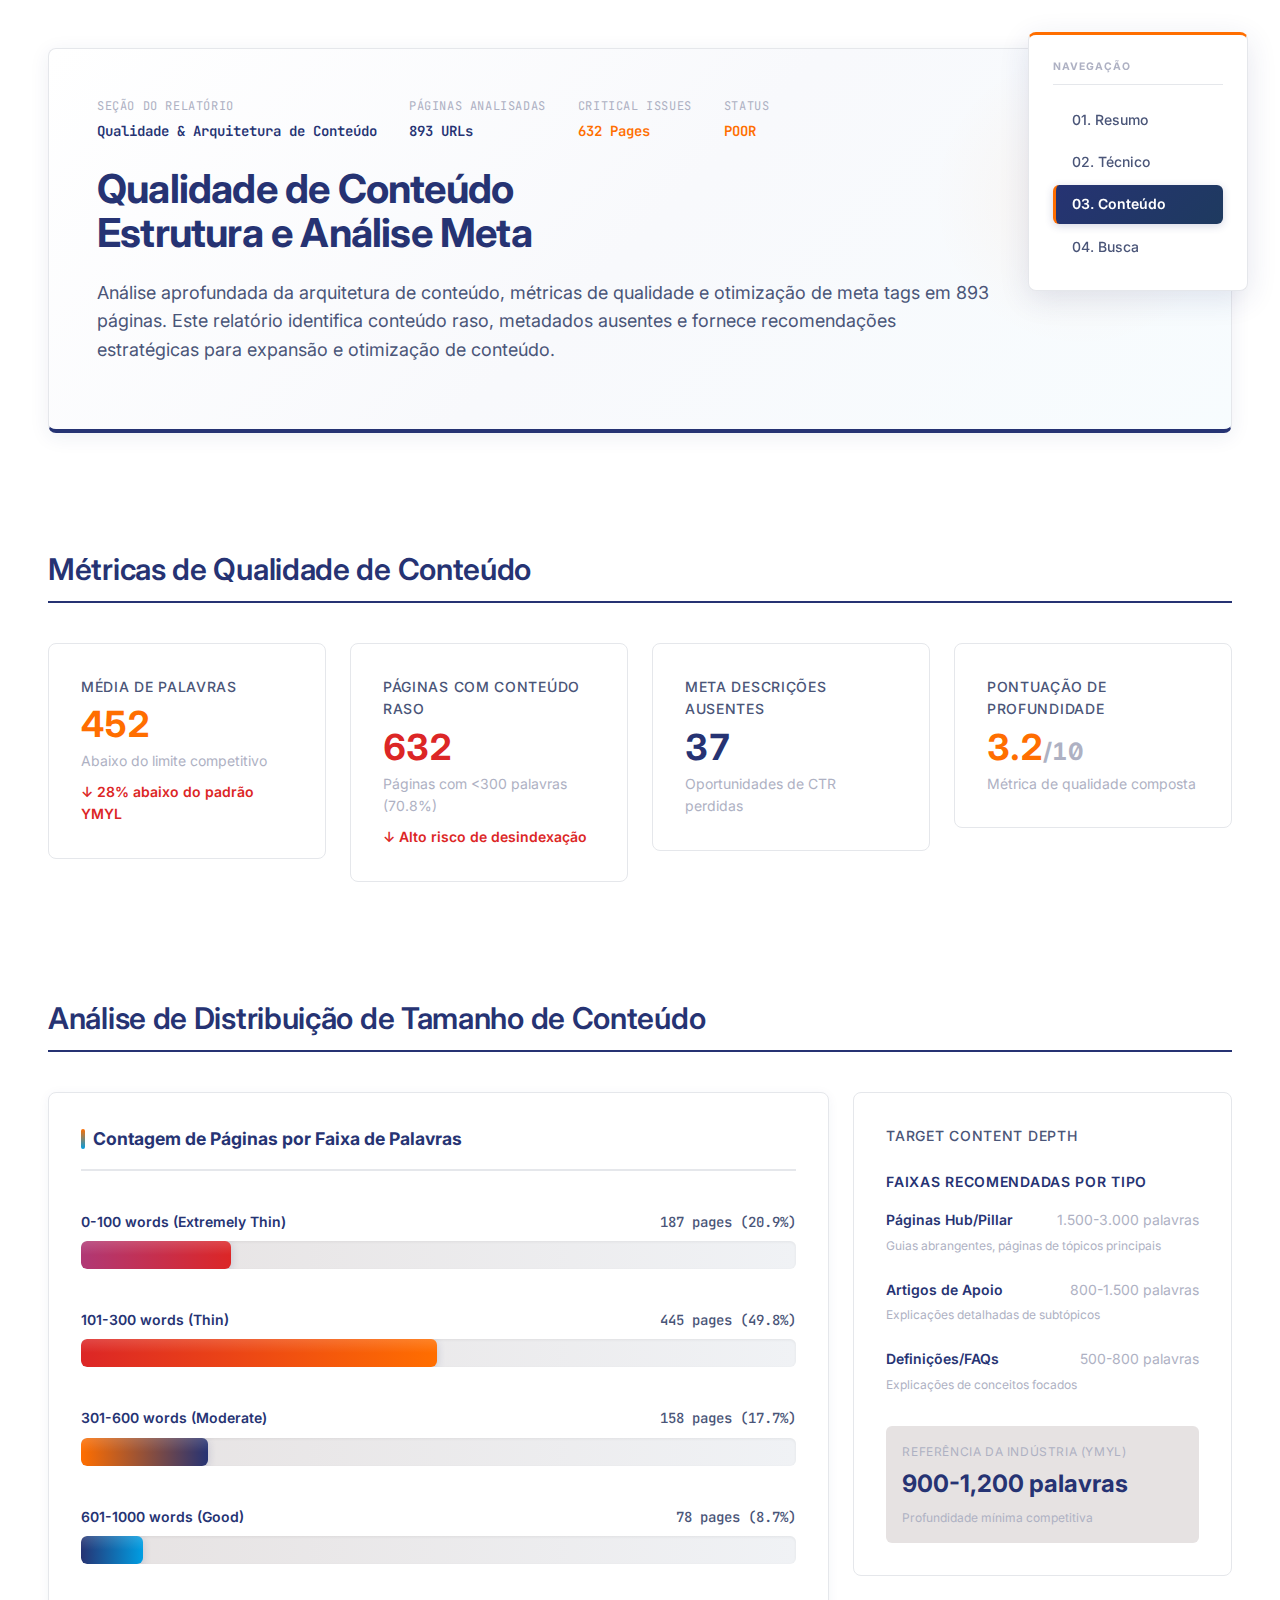
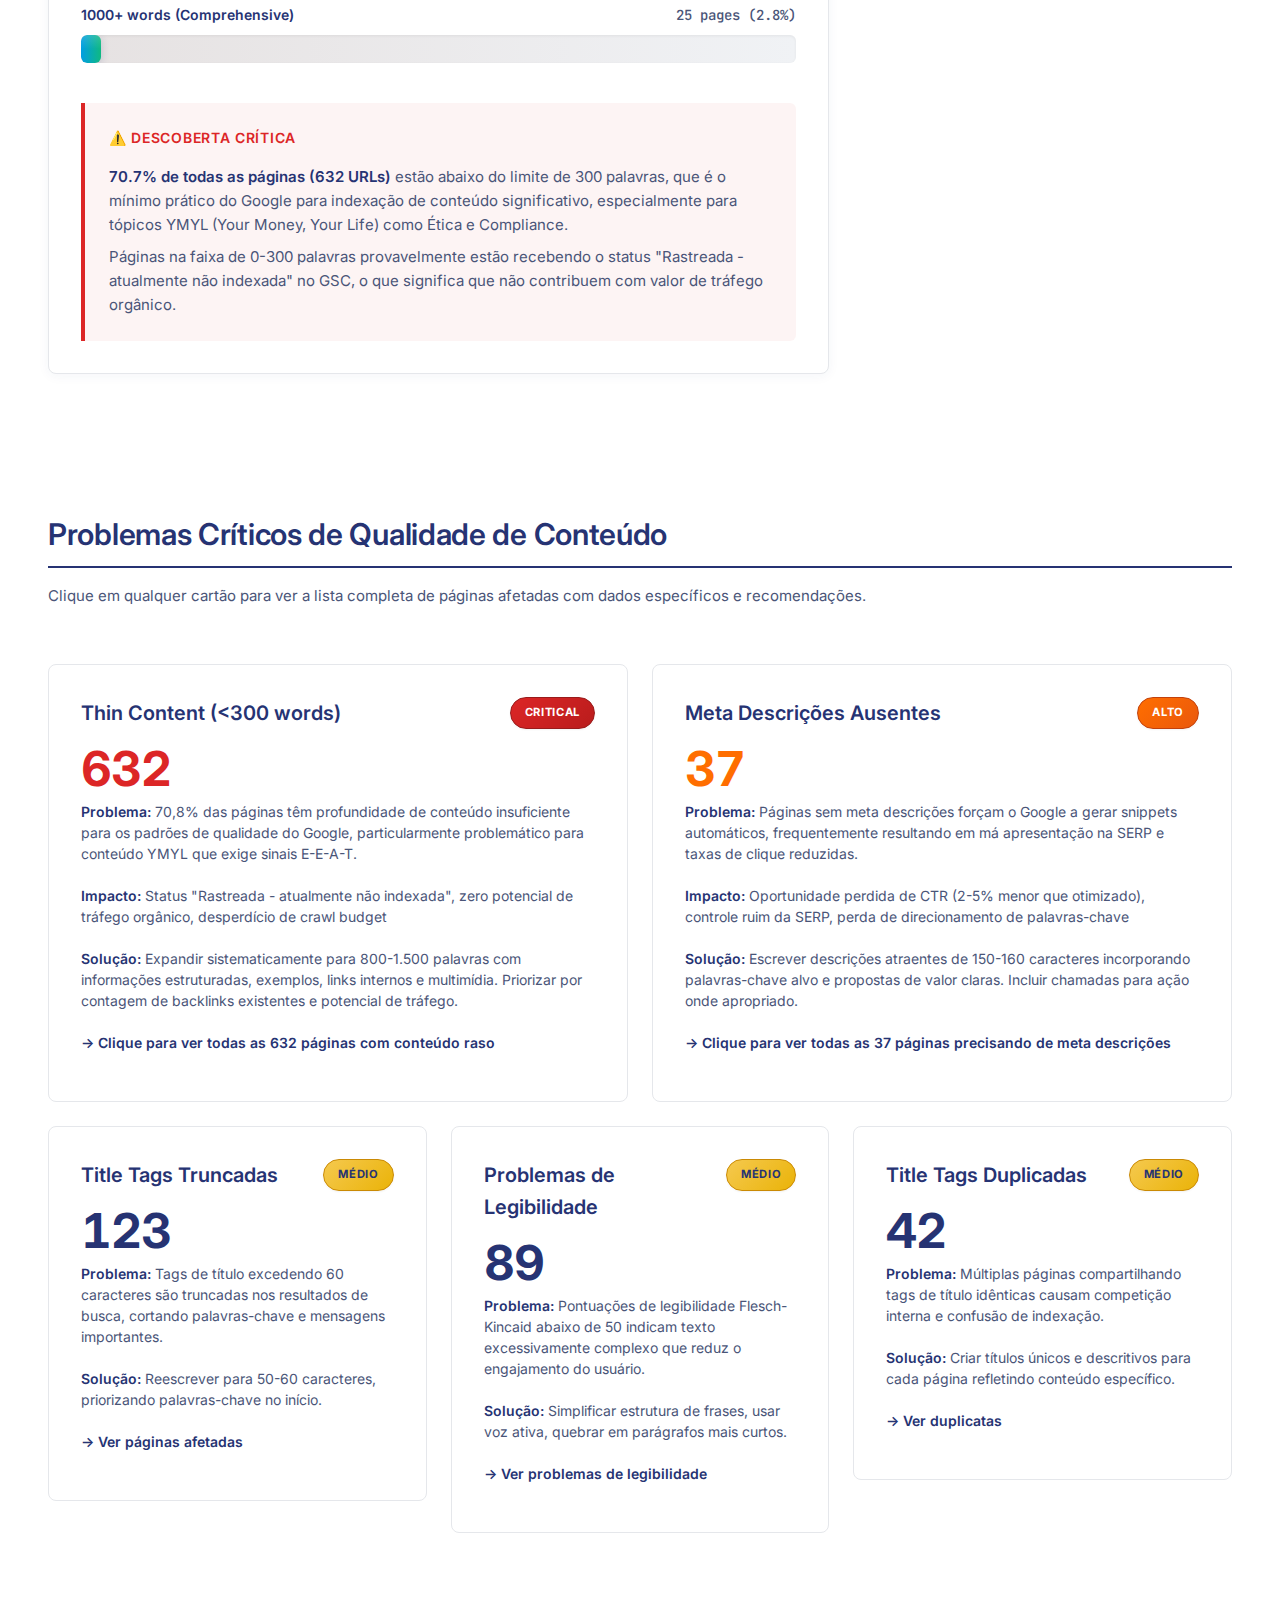
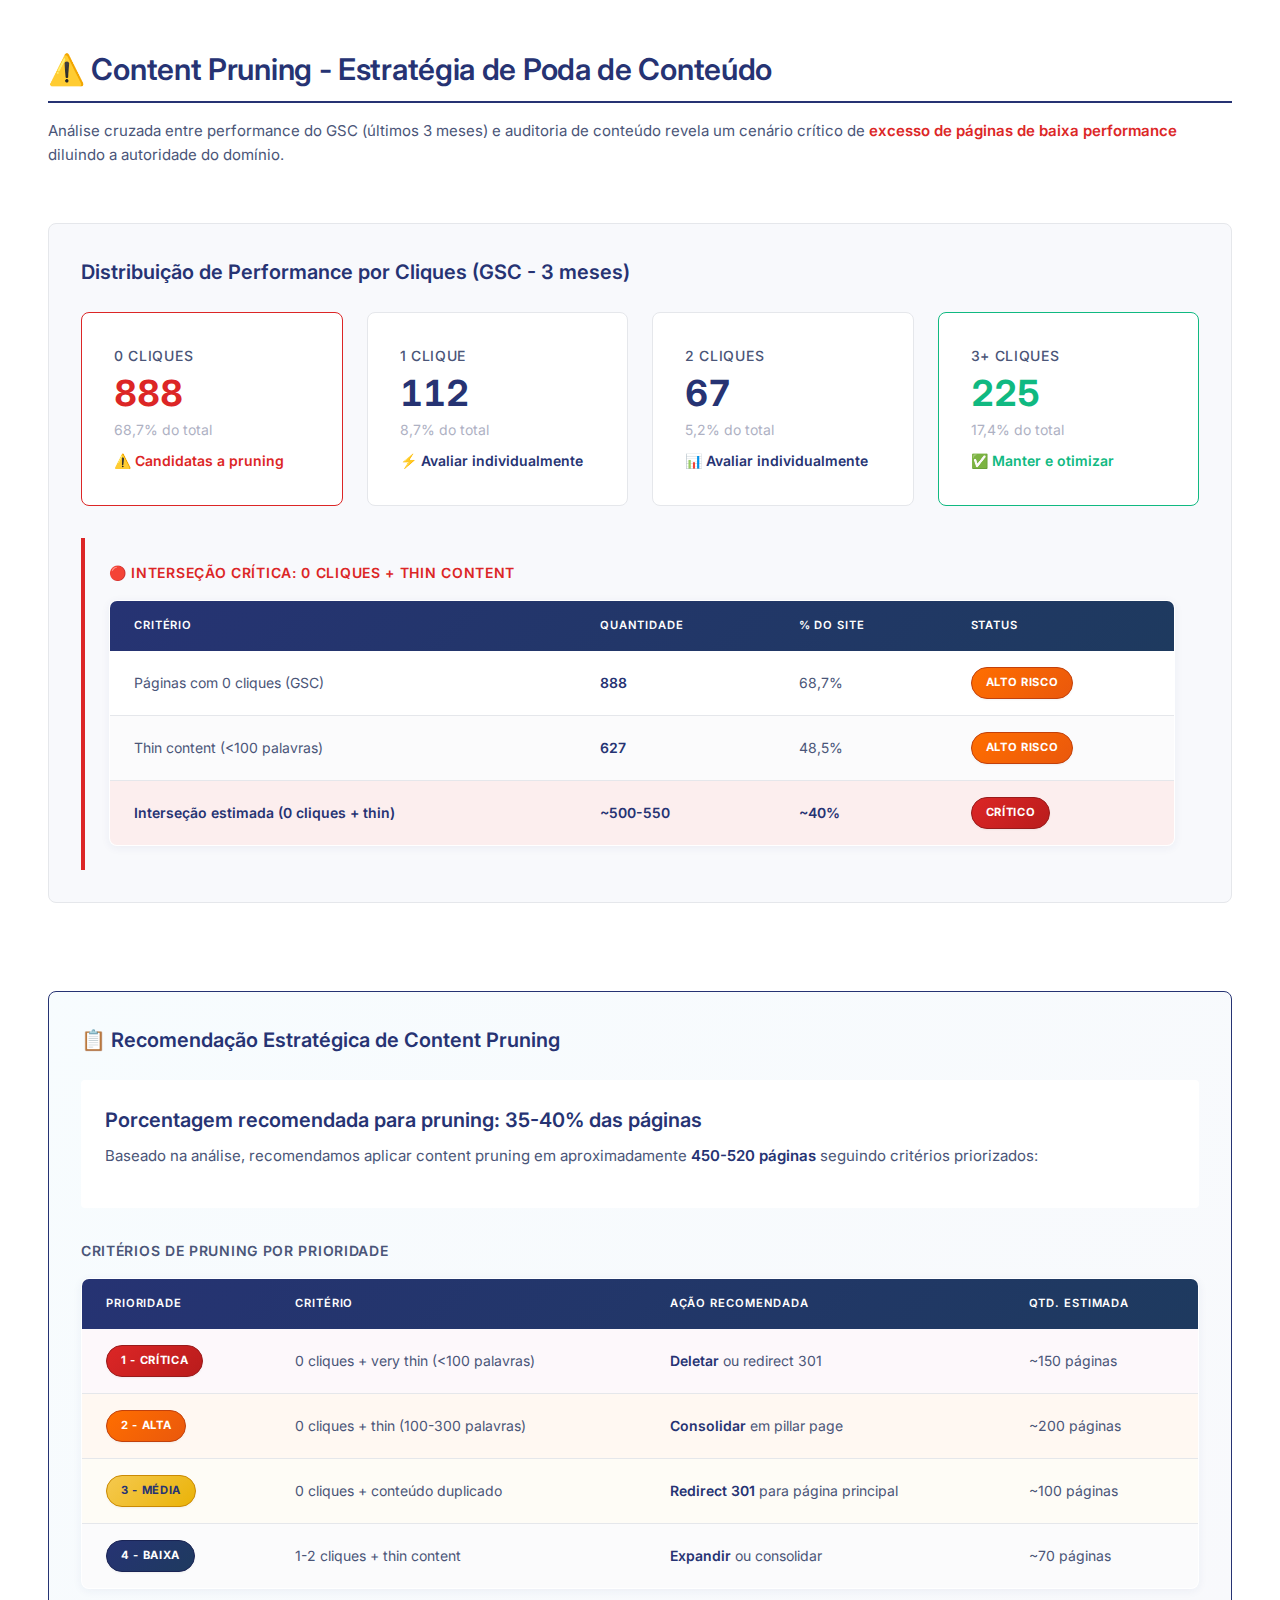
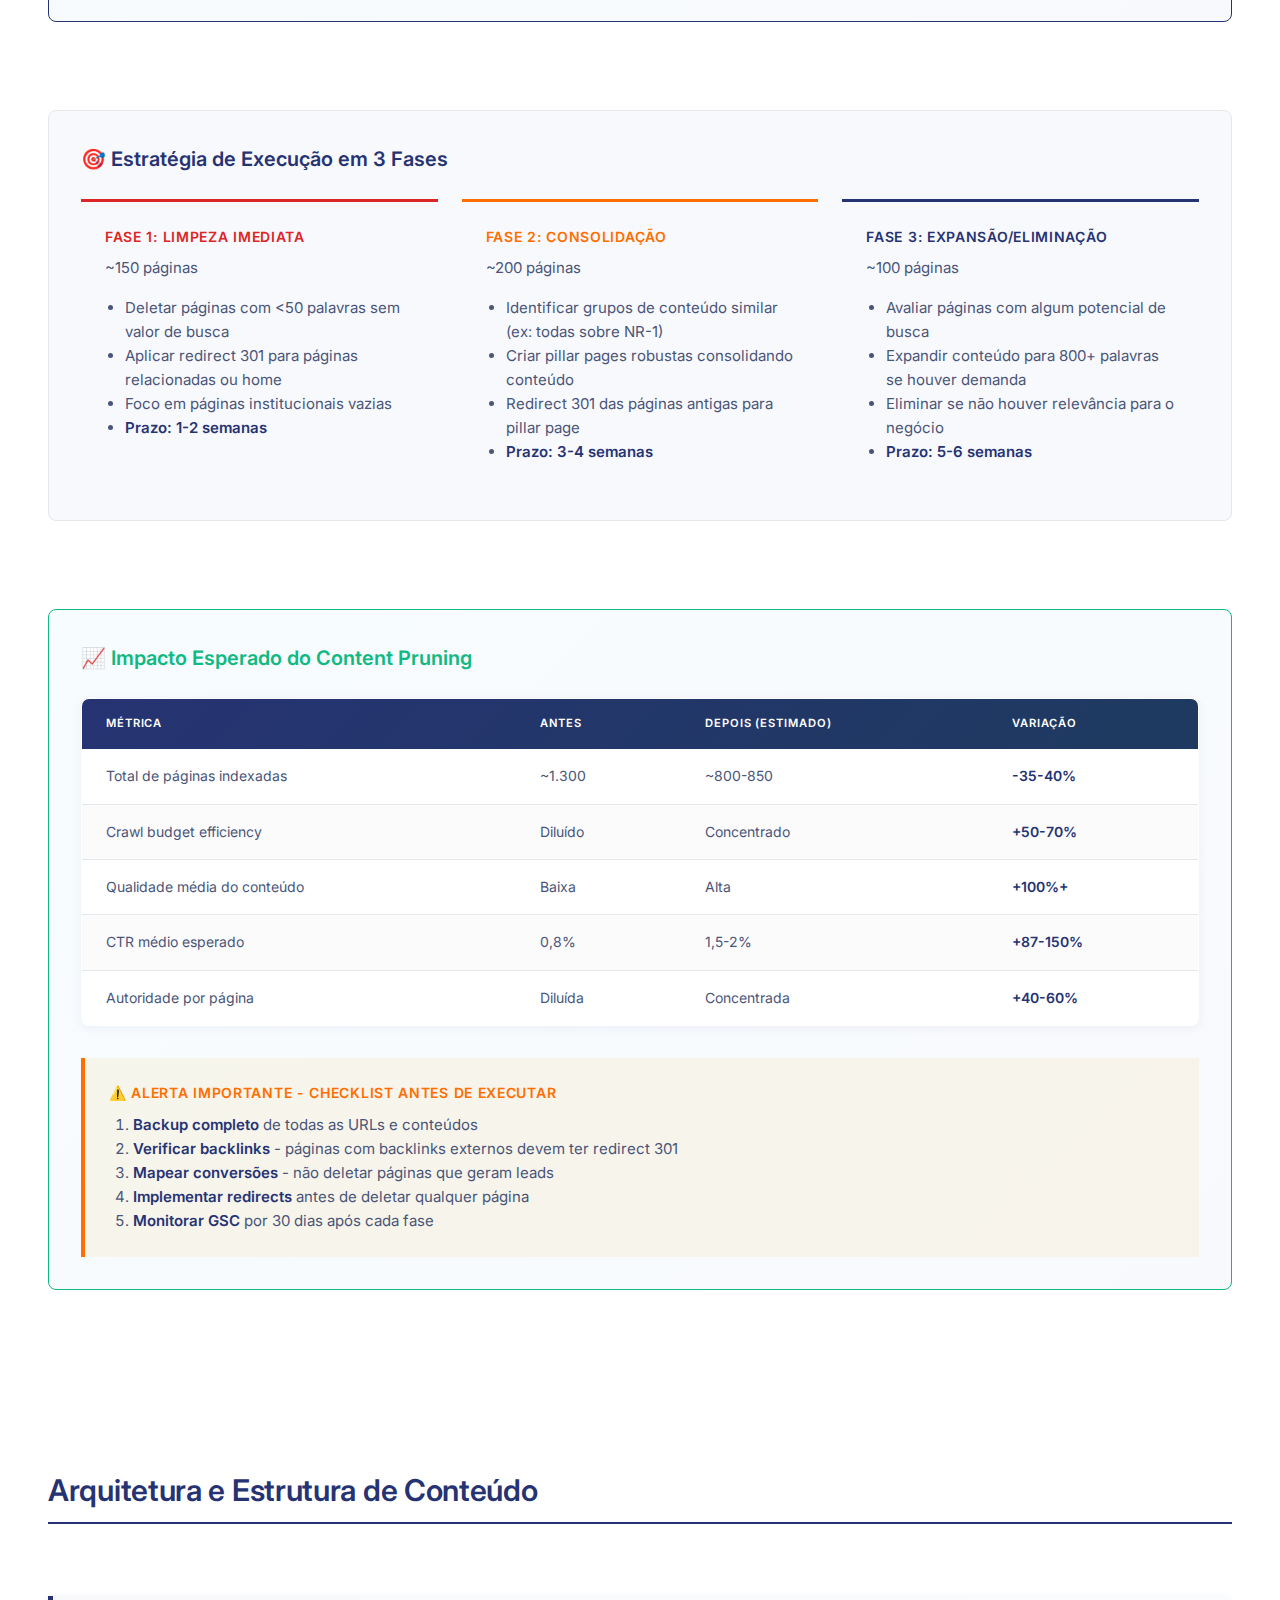
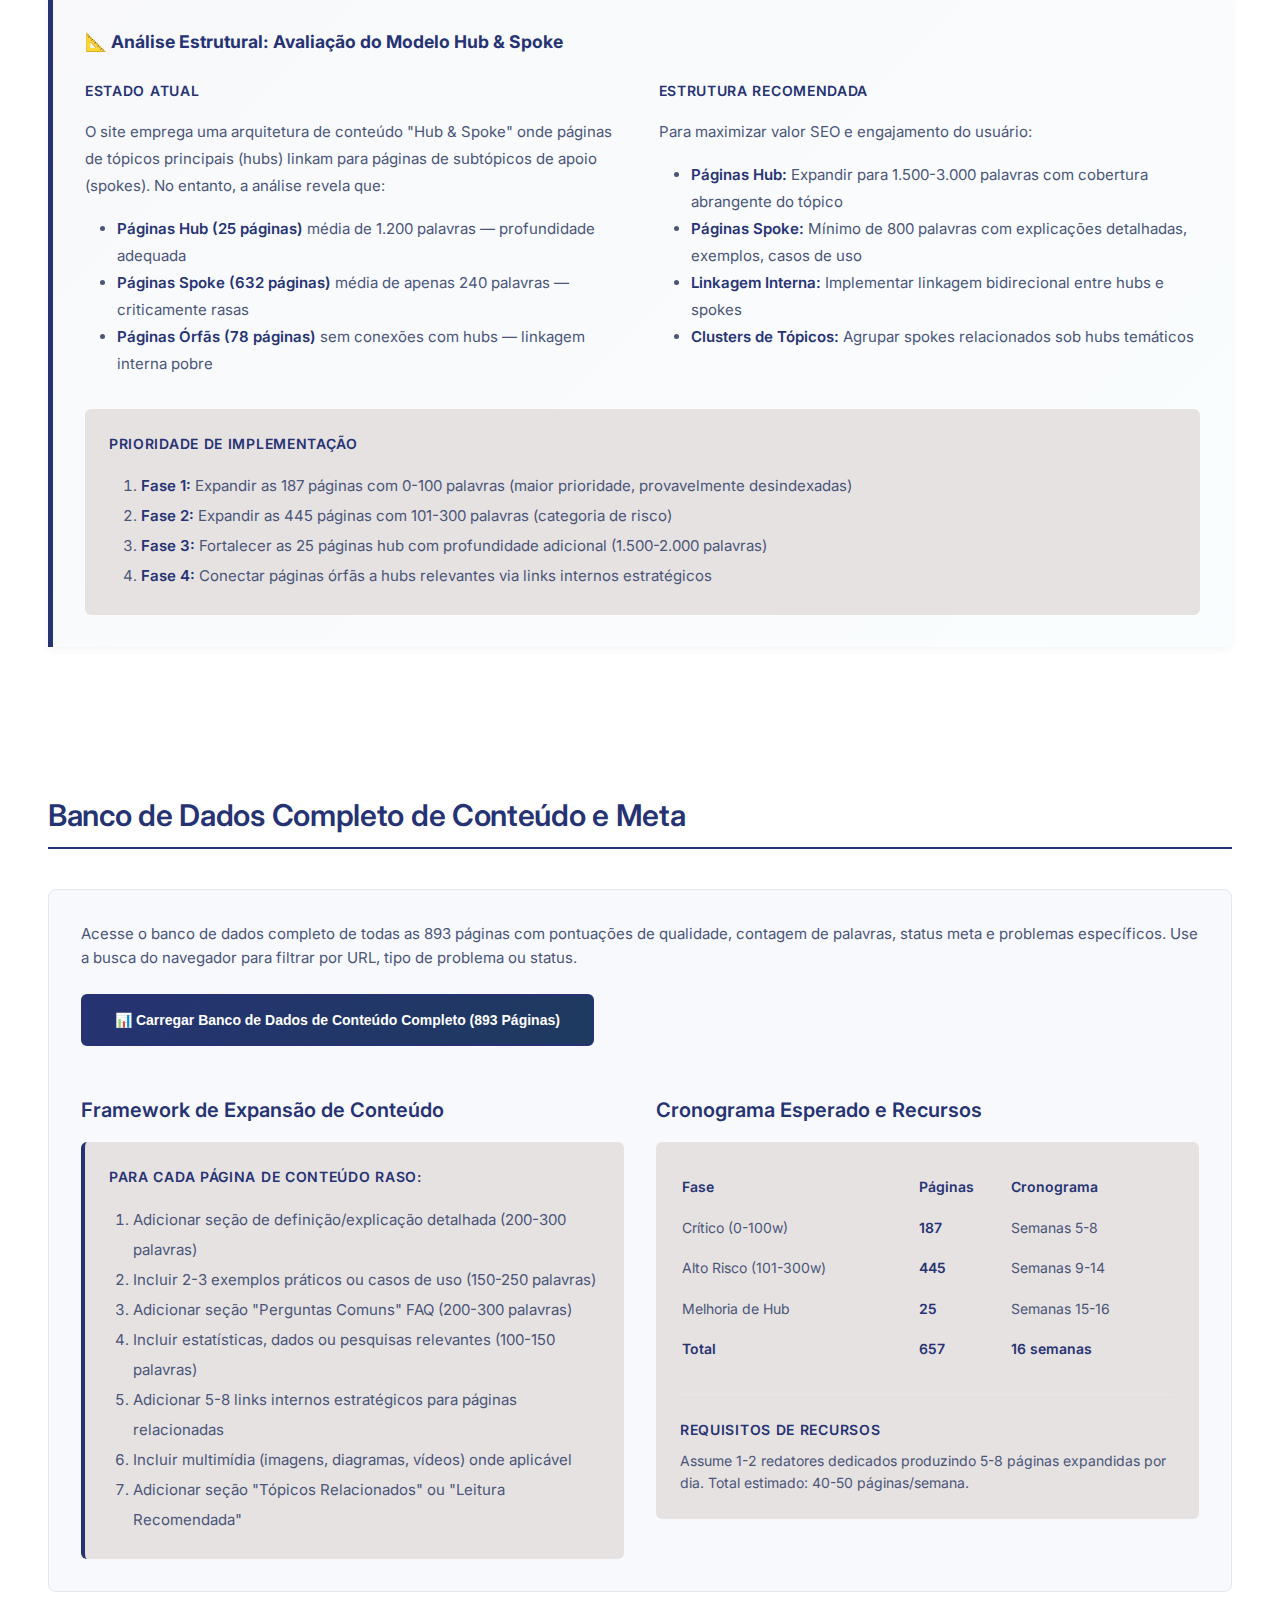
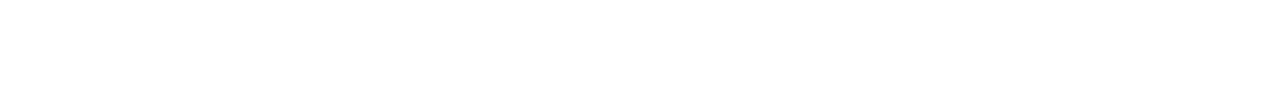
<file: output/seo-onpage.html>
<!DOCTYPE html>
<html lang="pt-BR">

<head>
    <meta charset="UTF-8">
    <meta name="viewport" content="width=device-width, initial-scale=1.0">
    <title>Qualidade de Conteúdo e Análise Estrutural | SEO Audit 2025</title>
    <meta name="description"
        content="Auditoria de conteúdo abrangente cobrindo métricas de qualidade, otimização de meta e recomendações de estratégia de conteúdo">
    <link rel="preconnect" href="https://fonts.googleapis.com">
    <link rel="preconnect" href="https://fonts.gstatic.com" crossorigin>
    <link
        href="https://fonts.googleapis.com/css2?family=Inter:wght@400;500;600;700&family=JetBrains+Mono:wght@400;500;600&display=swap"
        rel="stylesheet">
    <link rel="stylesheet" href="css/swiss-style.css">
</head>

<body>
    <!-- Modal -->
    <div id="data-modal" class="modal-overlay">
        <div class="modal-content">
            <div class="modal-header">
                <h3 id="modal-title" style="margin:0;">Detalhes do Problema de Conteúdo</h3>
                <button id="modal-close" class="close-btn">✕ Fechar</button>
            </div>
            <div id="modal-body-content" class="modal-body"></div>
        </div>
    </div>

    <!-- Nav -->
    <nav class="nav-bar">
        <a href="index.html" class="nav-link">01. Resumo</a>
        <a href="seo-tecnico.html" class="nav-link">02. Técnico</a>
        <a href="seo-onpage.html" class="nav-link active">03. Conteúdo</a>
        <a href="seo-keywords.html" class="nav-link">04. Busca</a>
    </nav>

    <main class="container">
        <!-- Report Header -->
        <header class="header-hero">
            <div class="report-meta">
                <div class="report-meta-item">
                    <div class="report-meta-label">Seção do Relatório</div>
                    <div class="report-meta-value">Qualidade & Arquitetura de Conteúdo</div>
                </div>
                <div class="report-meta-item">
                    <div class="report-meta-label">Páginas Analisadas</div>
                    <div class="report-meta-value">893 URLs</div>
                </div>
                <div class="report-meta-item">
                    <div class="report-meta-label">Critical Issues</div>
                    <div class="report-meta-value" style="color: var(--accent-warning);">632 Pages</div>
                </div>
                <div class="report-meta-item">
                    <div class="report-meta-label">Status</div>
                    <div class="report-meta-value" style="color: var(--accent-warning);">POOR</div>
                </div>
            </div>
            <h1>Qualidade de Conteúdo<br><span style="color: var(--primary);">Estrutura e Análise Meta</span></h1>
            <p style="font-size: 1.125rem; color: var(--text-secondary); max-width: 900px;">
                Análise aprofundada da arquitetura de conteúdo, métricas de qualidade e otimização de meta tags em 893
                páginas.
                Este relatório identifica conteúdo raso, metadados ausentes e fornece recomendações estratégicas para
                expansão e otimização de conteúdo.
            </p>
        </header>

        <!-- Content Quality Metrics -->
        <section class="grid" style="margin-bottom: var(--space-3xl);">
            <div class="col-12">
                <h2>Métricas de Qualidade de Conteúdo</h2>
            </div>

            <div class="col-3">
                <div class="metric-card">
                    <div class="metric-label">Média de Palavras</div>
                    <div class="metric-value" style="color: #ff6e00;">452</div>
                    <div class="metric-description">Abaixo do limite competitivo</div>
                    <div class="metric-trend down">↓ 28% abaixo do padrão YMYL</div>
                </div>
            </div>

            <div class="col-3">
                <div class="metric-card">
                    <div class="metric-label">Páginas com Conteúdo Raso</div>
                    <div class="metric-value" style="color: #dc2626;">632</div>
                    <div class="metric-description">Páginas com <300 palavras (70.8%)</div>
                            <div class="metric-trend down">↓ Alto risco de desindexação</div>
                    </div>
                </div>

                <div class="col-3">
                    <div class="metric-card">
                        <div class="metric-label">Meta Descrições Ausentes</div>
                        <div class="metric-value">37</div>
                        <div class="metric-description">Oportunidades de CTR perdidas</div>
                    </div>
                </div>

                <div class="col-3">
                    <div class="metric-card">
                        <div class="metric-label">Pontuação de Profundidade</div>
                        <div class="metric-value" style="color: #ff6e00;">3.2<span
                                style="font-size: 1.5rem; color: var(--text-tertiary);">/10</span></div>
                        <div class="metric-description">Métrica de qualidade composta</div>
                    </div>
                </div>
        </section>

        <!-- Word Count Distribution -->
        <section class="grid" style="margin-bottom: var(--space-3xl);">
            <div class="col-12">
                <h2>Análise de Distribuição de Tamanho de Conteúdo</h2>
            </div>

            <div class="col-8">
                <div class="chart-container">
                    <div class="chart-title">Contagem de Páginas por Faixa de Palavras</div>

                    <div class="bar-chart-item">
                        <div class="bar-chart-label">
                            <span class="bar-chart-label-text">0-100 words (Extremely Thin)</span>
                            <span class="bar-chart-label-value">187 pages (20.9%)</span>
                        </div>
                        <div class="bar-chart-track">
                            <div class="bar-chart-fill"
                                style="width: 20.9%; background: linear-gradient(90deg, #b03875, var(--accent-danger));">
                            </div>
                        </div>
                    </div>

                    <div class="bar-chart-item">
                        <div class="bar-chart-label">
                            <span class="bar-chart-label-text">101-300 words (Thin)</span>
                            <span class="bar-chart-label-value">445 pages (49.8%)</span>
                        </div>
                        <div class="bar-chart-track">
                            <div class="bar-chart-fill"
                                style="width: 49.8%; background: linear-gradient(90deg, var(--accent-danger), var(--accent-warning));">
                            </div>
                        </div>
                    </div>

                    <div class="bar-chart-item">
                        <div class="bar-chart-label">
                            <span class="bar-chart-label-text">301-600 words (Moderate)</span>
                            <span class="bar-chart-label-value">158 pages (17.7%)</span>
                        </div>
                        <div class="bar-chart-track">
                            <div class="bar-chart-fill"
                                style="width: 17.7%; background: linear-gradient(90deg, var(--accent-warning), var(--primary));">
                            </div>
                        </div>
                    </div>

                    <div class="bar-chart-item">
                        <div class="bar-chart-label">
                            <span class="bar-chart-label-text">601-1000 words (Good)</span>
                            <span class="bar-chart-label-value">78 pages (8.7%)</span>
                        </div>
                        <div class="bar-chart-track">
                            <div class="bar-chart-fill"
                                style="width: 8.7%; background: linear-gradient(90deg, var(--primary), var(--accent-info));">
                            </div>
                        </div>
                    </div>

                    <div class="bar-chart-item">
                        <div class="bar-chart-label">
                            <span class="bar-chart-label-text">1000+ words (Comprehensive)</span>
                            <span class="bar-chart-label-value">25 pages (2.8%)</span>
                        </div>
                        <div class="bar-chart-track">
                            <div class="bar-chart-fill"
                                style="width: 2.8%; background: linear-gradient(90deg, var(--accent-info), var(--accent-success));">
                            </div>
                        </div>
                    </div>

                    <div
                        style="margin-top: var(--space-xl); padding: var(--space-lg); background: rgba(220, 38, 38, 0.05); border-left: 4px solid #dc2626; border-radius: 0 var(--border-radius) var(--border-radius) 0;">
                        <h4 style="margin-bottom: var(--space-md); color: #dc2626;">⚠️ Descoberta Crítica
                        </h4>
                        <p style="margin-bottom: var(--space-sm); color: var(--text-secondary);">
                            <strong>70.7% de todas as páginas (632 URLs)</strong> estão abaixo do limite de 300
                            palavras,
                            que é o mínimo prático do Google para indexação de conteúdo significativo, especialmente
                            para
                            tópicos YMYL (Your Money, Your Life) como Ética e Compliance.
                        </p>
                        <p style="margin-bottom: 0; color: var(--text-secondary);">
                            Páginas na faixa de 0-300 palavras provavelmente estão recebendo o status "Rastreada -
                            atualmente não indexada"
                            no GSC, o que significa que não contribuem com valor de tráfego orgânico.
                        </p>
                    </div>
                </div>
            </div>

            <div class="col-4">
                <div class="metric-card" style="height: 100%;">
                    <div class="metric-label">Target Content Depth</div>
                    <div style="margin-top: var(--space-lg);">
                        <h4 style="color: var(--text-primary); margin-bottom: var(--space-md);">Faixas Recomendadas por
                            Tipo</h4>

                        <div style="margin-bottom: var(--space-lg);">
                            <div style="display: flex; justify-content: space-between; margin-bottom: var(--space-xs);">
                                <span style="font-size: 0.875rem; font-weight: 600;">Páginas Hub/Pillar</span>
                                <span style="font-size: 0.875rem; color: var(--text-tertiary);">1.500-3.000
                                    palavras</span>
                            </div>
                            <div style="font-size: 0.75rem; color: var(--text-tertiary);">
                                Guias abrangentes, páginas de tópicos principais
                            </div>
                        </div>

                        <div style="margin-bottom: var(--space-lg);">
                            <div style="display: flex; justify-content: space-between; margin-bottom: var(--space-xs);">
                                <span style="font-size: 0.875rem; font-weight: 600;">Artigos de Apoio</span>
                                <span style="font-size: 0.875rem; color: var(--text-tertiary);">800-1.500
                                    palavras</span>
                            </div>
                            <div style="font-size: 0.75rem; color: var(--text-tertiary);">
                                Explicações detalhadas de subtópicos
                            </div>
                        </div>

                        <div style="margin-bottom: var(--space-lg);">
                            <div style="display: flex; justify-content: space-between; margin-bottom: var(--space-xs);">
                                <span style="font-size: 0.875rem; font-weight: 600;">Definições/FAQs</span>
                                <span style="font-size: 0.875rem; color: var(--text-tertiary);">500-800 palavras</span>
                            </div>
                            <div style="font-size: 0.75rem; color: var(--text-tertiary);">
                                Explicações de conceitos focados
                            </div>
                        </div>

                        <div
                            style="padding: var(--space-md); background: var(--bg-section); border-radius: var(--border-radius); margin-top: var(--space-xl);">
                            <div
                                style="font-size: 0.75rem; text-transform: uppercase; letter-spacing: 0.05em; color: var(--text-tertiary); margin-bottom: var(--space-xs);">
                                Referência da Indústria (YMYL)
                            </div>
                            <div style="font-size: 1.5rem; font-weight: 700; color: var(--primary);">
                                900-1,200 palavras
                            </div>
                            <div style="font-size: 0.75rem; color: var(--text-tertiary); margin-top: var(--space-xs);">
                                Profundidade mínima competitiva
                            </div>
                        </div>
                    </div>
                </div>
            </div>
        </section>

        <!-- Critical Content Issues -->
        <section class="grid" style="margin-bottom: var(--space-3xl);">
            <div class="col-12">
                <h2>Problemas Críticos de Qualidade de Conteúdo</h2>
                <p style="color: var(--text-secondary); margin-bottom: var(--space-xl);">
                    Clique em qualquer cartão para ver a lista completa de páginas afetadas com dados específicos e
                    recomendações.
                </p>
            </div>

            <!-- Thin Content -->
            <div class="col-6 data-block" data-csv-source="csv/pages-with-issues.csv"
                data-filter="issue_type=very_thin_content">
                <div
                    style="display: flex; justify-content: space-between; align-items: start; margin-bottom: var(--space-md);">
                    <h3 style="font-size: 1.25rem; margin: 0;">Thin Content (<300 words)</h3>
                            <div class="status-badge critical">Critical</div>
                </div>
                <div class="data-number" style="color: #dc2626;">632</div>
                <p class="data-desc">
                    <strong>Problema:</strong> 70,8% das páginas têm profundidade de conteúdo insuficiente para os
                    padrões de qualidade do Google, particularmente problemático para conteúdo YMYL que exige sinais
                    E-E-A-T.<br><br>
                    <strong>Impacto:</strong> Status "Rastreada - atualmente não indexada", zero potencial de tráfego
                    orgânico, desperdício de crawl budget<br><br>
                    <strong>Solução:</strong> Expandir sistematicamente para 800-1.500 palavras com informações
                    estruturadas, exemplos, links internos e multimídia. Priorizar por contagem de backlinks existentes
                    e potencial de tráfego.<br><br>
                    <strong style="color: var(--primary);">→ Clique para ver todas as 632 páginas com conteúdo
                        raso</strong>
                </p>
            </div>

            <!-- Missing Meta Descriptions -->
            <div class="col-6 data-block" data-csv-source="csv/pages-with-issues.csv"
                data-filter="issue_type=missing_meta_description">
                <div
                    style="display: flex; justify-content: space-between; align-items: start; margin-bottom: var(--space-md);">
                    <h3 style="font-size: 1.25rem; margin: 0;">Meta Descrições Ausentes</h3>
                    <div class="status-badge high">Alto</div>
                </div>
                <div class="data-number" style="color: #ff6e00;">37</div>
                <p class="data-desc">
                    <strong>Problema:</strong> Páginas sem meta descrições forçam o Google a gerar snippets automáticos,
                    frequentemente resultando em má apresentação na SERP e taxas de clique reduzidas.<br><br>
                    <strong>Impacto:</strong> Oportunidade perdida de CTR (2-5% menor que otimizado), controle ruim da
                    SERP,
                    perda de direcionamento de palavras-chave<br><br>
                    <strong>Solução:</strong> Escrever descrições atraentes de 150-160 caracteres incorporando
                    palavras-chave
                    alvo e propostas de valor claras. Incluir chamadas para ação onde apropriado.<br><br>
                    <strong style="color: var(--primary);">→ Clique para ver todas as 37 páginas precisando de meta
                        descrições</strong>
                </p>
            </div>

            <!-- Title Tags Too Long -->
            <div class="col-4 data-block" data-csv-source="csv/pages-with-issues.csv"
                data-filter="issue_type=title_too_long">
                <div
                    style="display: flex; justify-content: space-between; align-items: start; margin-bottom: var(--space-md);">
                    <h3 style="font-size: 1.25rem; margin: 0;">Title Tags Truncadas</h3>
                    <div class="status-badge medium">Médio</div>
                </div>
                <div class="data-number">123</div>
                <p class="data-desc">
                    <strong>Problema:</strong> Tags de título excedendo 60 caracteres são truncadas nos resultados de
                    busca,
                    cortando palavras-chave e mensagens importantes.<br><br>
                    <strong>Solução:</strong> Reescrever para 50-60 caracteres, priorizando palavras-chave no
                    início.<br><br>
                    <strong style="color: var(--primary);">→ Ver páginas afetadas</strong>
                </p>
            </div>

            <!-- Low Readability -->
            <div class="col-4 data-block" data-csv-source="csv/pages-with-issues.csv"
                data-filter="issue_type=low_readability">
                <div
                    style="display: flex; justify-content: space-between; align-items: start; margin-bottom: var(--space-md);">
                    <h3 style="font-size: 1.25rem; margin: 0;">Problemas de Legibilidade</h3>
                    <div class="status-badge medium">Médio</div>
                </div>
                <div class="data-number">89</div>
                <p class="data-desc">
                    <strong>Problema:</strong> Pontuações de legibilidade Flesch-Kincaid abaixo de 50 indicam texto
                    excessivamente complexo
                    que reduz o engajamento do usuário.<br><br>
                    <strong>Solução:</strong> Simplificar estrutura de frases, usar voz ativa, quebrar em parágrafos
                    mais curtos.<br><br>
                    <strong style="color: var(--primary);">→ Ver problemas de legibilidade</strong>
                </p>
            </div>

            <!-- Duplicate Titles -->
            <div class="col-4 data-block" data-csv-source="csv/pages-with-issues.csv"
                data-filter="issue_type=duplicate_title">
                <div
                    style="display: flex; justify-content: space-between; align-items: start; margin-bottom: var(--space-md);">
                    <h3 style="font-size: 1.25rem; margin: 0;">Title Tags Duplicadas</h3>
                    <div class="status-badge medium">Médio</div>
                </div>
                <div class="data-number">42</div>
                <p class="data-desc">
                    <strong>Problema:</strong> Múltiplas páginas compartilhando tags de título idênticas causam
                    competição interna
                    e confusão de indexação.<br><br>
                    <strong>Solução:</strong> Criar títulos únicos e descritivos para cada página refletindo conteúdo
                    específico.<br><br>
                    <strong style="color: var(--primary);">→ Ver duplicatas</strong>
                </p>
            </div>
        </section>

        <!-- Content Pruning Strategy -->
        <section class="grid" style="margin-bottom: var(--space-3xl);">
            <div class="col-12">
                <h2>⚠️ Content Pruning - Estratégia de Poda de Conteúdo</h2>
                <p style="color: var(--text-secondary); margin-bottom: var(--space-xl);">
                    Análise cruzada entre performance do GSC (últimos 3 meses) e auditoria de conteúdo revela um
                    cenário crítico de <strong style="color: var(--accent-danger);">excesso de páginas de baixa
                        performance</strong> diluindo a autoridade do domínio.
                </p>
            </div>

            <!-- Performance by Clicks -->
            <div class="col-12">
                <div class="section">
                    <h3>Distribuição de Performance por Cliques (GSC - 3 meses)</h3>
                    <div class="grid" style="margin-top: var(--space-lg);">
                        <div class="col-3">
                            <div class="metric-card" style="border-color: #dc2626;">
                                <div class="metric-label">0 Cliques</div>
                                <div class="metric-value" style="color: #dc2626;">888</div>
                                <div class="metric-description">68,7% do total</div>
                                <div class="metric-trend down">⚠️ Candidatas a pruning</div>
                            </div>
                        </div>
                        <div class="col-3">
                            <div class="metric-card">
                                <div class="metric-label">1 Clique</div>
                                <div class="metric-value">112</div>
                                <div class="metric-description">8,7% do total</div>
                                <div class="metric-trend">⚡ Avaliar individualmente</div>
                            </div>
                        </div>
                        <div class="col-3">
                            <div class="metric-card">
                                <div class="metric-label">2 Cliques</div>
                                <div class="metric-value">67</div>
                                <div class="metric-description">5,2% do total</div>
                                <div class="metric-trend">📊 Avaliar individualmente</div>
                            </div>
                        </div>
                        <div class="col-3">
                            <div class="metric-card" style="border-color: #10b981;">
                                <div class="metric-label">3+ Cliques</div>
                                <div class="metric-value" style="color: #10b981;">225</div>
                                <div class="metric-description">17,4% do total</div>
                                <div class="metric-trend up">✅ Manter e otimizar</div>
                            </div>
                        </div>
                    </div>

                    <div
                        style="margin-top: var(--space-xl); padding: var(--space-lg); background: var(--bg-surface); border-left: 4px solid #dc2626;">
                        <h4 style="margin-top: 0; color: #dc2626;">🔴 Interseção Crítica: 0 Cliques +
                            Thin Content</h4>
                        <table class="data-table" style="margin-top: var(--space-md);">
                            <thead>
                                <tr>
                                    <th>Critério</th>
                                    <th>Quantidade</th>
                                    <th>% do Site</th>
                                    <th>Status</th>
                                </tr>
                            </thead>
                            <tbody>
                                <tr>
                                    <td>Páginas com 0 cliques (GSC)</td>
                                    <td><strong>888</strong></td>
                                    <td>68,7%</td>
                                    <td><span class="status-badge high">Alto Risco</span></td>
                                </tr>
                                <tr>
                                    <td>Thin content (<100 palavras)</td>
                                    <td><strong>627</strong></td>
                                    <td>48,5%</td>
                                    <td><span class="status-badge high">Alto Risco</span></td>
                                </tr>
                                <tr style="background: rgba(220, 38, 38, 0.08);">
                                    <td><strong>Interseção estimada (0 cliques + thin)</strong></td>
                                    <td><strong>~500-550</strong></td>
                                    <td><strong>~40%</strong></td>
                                    <td><span class="status-badge critical">CRÍTICO</span></td>
                                </tr>
                            </tbody>
                        </table>
                    </div>
                </div>
            </div>

            <!-- Pruning Recommendation -->
            <div class="col-12">
                <div class="section"
                    style="border-color: var(--primary); background: linear-gradient(135deg, rgba(0, 158, 227, 0.03) 0%, var(--bg-surface) 100%);">
                    <h3>📋 Recomendação Estratégica de Content Pruning</h3>
                    <div
                        style="margin-top: var(--space-lg); padding: var(--space-lg); background: var(--bg-canvas); border-radius: 4px;">
                        <p style="font-size: 1.25rem; margin: 0; color: var(--primary);"><strong>Porcentagem
                                recomendada para pruning: 35-40% das páginas</strong></p>
                        <p style="margin-top: var(--space-sm); color: var(--text-secondary);">Baseado na análise,
                            recomendamos aplicar content pruning em aproximadamente <strong>450-520 páginas</strong>
                            seguindo critérios priorizados:</p>
                    </div>

                    <h4 style="margin-top: var(--space-xl);">Critérios de Pruning por Prioridade</h4>
                    <table class="data-table" style="margin-top: var(--space-md);">
                        <thead>
                            <tr>
                                <th>Prioridade</th>
                                <th>Critério</th>
                                <th>Ação Recomendada</th>
                                <th>Qtd. Estimada</th>
                            </tr>
                        </thead>
                        <tbody>
                            <tr style="background: rgba(225, 110, 169, 0.05);">
                                <td><span class="status-badge critical">1 - Crítica</span></td>
                                <td>0 cliques + very thin (<100 palavras)</td>
                                <td><strong>Deletar</strong> ou redirect 301</td>
                                <td>~150 páginas</td>
                            </tr>
                            <tr style="background: rgba(255, 110, 0, 0.05);">
                                <td><span class="status-badge high">2 - Alta</span></td>
                                <td>0 cliques + thin (100-300 palavras)</td>
                                <td><strong>Consolidar</strong> em pillar page</td>
                                <td>~200 páginas</td>
                            </tr>
                            <tr style="background: rgba(245, 201, 79, 0.05);">
                                <td><span class="status-badge medium">3 - Média</span></td>
                                <td>0 cliques + conteúdo duplicado</td>
                                <td><strong>Redirect 301</strong> para página principal</td>
                                <td>~100 páginas</td>
                            </tr>
                            <tr>
                                <td><span class="status-badge info">4 - Baixa</span></td>
                                <td>1-2 cliques + thin content</td>
                                <td><strong>Expandir</strong> ou consolidar</td>
                                <td>~70 páginas</td>
                            </tr>
                        </tbody>
                    </table>
                </div>
            </div>

            <!-- Pruning Strategy Phases -->
            <div class="col-12">
                <div class="section">
                    <h3>🎯 Estratégia de Execução em 3 Fases</h3>
                    <div class="grid" style="margin-top: var(--space-lg);">
                        <div class="col-4">
                            <div
                                style="padding: var(--space-lg); background: var(--bg-surface); border-top: 3px solid var(--accent-danger); height: 100%;">
                                <h4 style="color: var(--accent-danger); margin-top: 0;">Fase 1: Limpeza Imediata</h4>
                                <p style="color: var(--text-secondary); margin-bottom: var(--space-md);">~150 páginas
                                </p>
                                <ul style="color: var(--text-secondary); padding-left: 1.25rem;">
                                    <li>Deletar páginas com <50 palavras sem valor de busca</li>
                                    <li>Aplicar redirect 301 para páginas relacionadas ou home</li>
                                    <li>Foco em páginas institucionais vazias</li>
                                    <li><strong>Prazo: 1-2 semanas</strong></li>
                                </ul>
                            </div>
                        </div>
                        <div class="col-4">
                            <div
                                style="padding: var(--space-lg); background: var(--bg-surface); border-top: 3px solid var(--accent-warning); height: 100%;">
                                <h4 style="color: var(--accent-warning); margin-top: 0;">Fase 2: Consolidação</h4>
                                <p style="color: var(--text-secondary); margin-bottom: var(--space-md);">~200 páginas
                                </p>
                                <ul style="color: var(--text-secondary); padding-left: 1.25rem;">
                                    <li>Identificar grupos de conteúdo similar (ex: todas sobre NR-1)</li>
                                    <li>Criar pillar pages robustas consolidando conteúdo</li>
                                    <li>Redirect 301 das páginas antigas para pillar page</li>
                                    <li><strong>Prazo: 3-4 semanas</strong></li>
                                </ul>
                            </div>
                        </div>
                        <div class="col-4">
                            <div
                                style="padding: var(--space-lg); background: var(--bg-surface); border-top: 3px solid var(--primary); height: 100%;">
                                <h4 style="color: var(--primary); margin-top: 0;">Fase 3: Expansão/Eliminação</h4>
                                <p style="color: var(--text-secondary); margin-bottom: var(--space-md);">~100 páginas
                                </p>
                                <ul style="color: var(--text-secondary); padding-left: 1.25rem;">
                                    <li>Avaliar páginas com algum potencial de busca</li>
                                    <li>Expandir conteúdo para 800+ palavras se houver demanda</li>
                                    <li>Eliminar se não houver relevância para o negócio</li>
                                    <li><strong>Prazo: 5-6 semanas</strong></li>
                                </ul>
                            </div>
                        </div>
                    </div>
                </div>
            </div>

            <!-- Expected Impact -->
            <div class="col-12">
                <div class="section"
                    style="border-color: var(--accent-success); background: linear-gradient(135deg, rgba(0, 158, 227, 0.03) 0%, var(--bg-surface) 100%);">
                    <h3 style="color: #10b981;">📈 Impacto Esperado do Content Pruning</h3>
                    <table class="data-table" style="margin-top: var(--space-lg);">
                        <thead>
                            <tr>
                                <th>Métrica</th>
                                <th>Antes</th>
                                <th>Depois (estimado)</th>
                                <th>Variação</th>
                            </tr>
                        </thead>
                        <tbody>
                            <tr>
                                <td>Total de páginas indexadas</td>
                                <td>~1.300</td>
                                <td>~800-850</td>
                                <td style="color: #10b981;"><strong>-35-40%</strong></td>
                            </tr>
                            <tr>
                                <td>Crawl budget efficiency</td>
                                <td>Diluído</td>
                                <td>Concentrado</td>
                                <td style="color: #10b981;"><strong>+50-70%</strong></td>
                            </tr>
                            <tr>
                                <td>Qualidade média do conteúdo</td>
                                <td>Baixa</td>
                                <td>Alta</td>
                                <td style="color: #10b981;"><strong>+100%+</strong></td>
                            </tr>
                            <tr>
                                <td>CTR médio esperado</td>
                                <td>0,8%</td>
                                <td>1,5-2%</td>
                                <td style="color: #10b981;"><strong>+87-150%</strong></td>
                            </tr>
                            <tr>
                                <td>Autoridade por página</td>
                                <td>Diluída</td>
                                <td>Concentrada</td>
                                <td style="color: #10b981;"><strong>+40-60%</strong></td>
                            </tr>
                        </tbody>
                    </table>

                    <div
                        style="margin-top: var(--space-xl); padding: var(--space-lg); background: rgba(245, 201, 79, 0.1); border-left: 4px solid var(--accent-warning);">
                        <h4 style="margin-top: 0; color: var(--accent-warning);">⚠️ Alerta Importante - Checklist
                            Antes de Executar</h4>
                        <ol style="color: var(--text-secondary); padding-left: 1.5rem; margin: 0;">
                            <li><strong>Backup completo</strong> de todas as URLs e conteúdos</li>
                            <li><strong>Verificar backlinks</strong> - páginas com backlinks externos devem ter
                                redirect 301</li>
                            <li><strong>Mapear conversões</strong> - não deletar páginas que geram leads</li>
                            <li><strong>Implementar redirects</strong> antes de deletar qualquer página</li>
                            <li><strong>Monitorar GSC</strong> por 30 dias após cada fase</li>
                        </ol>
                    </div>
                </div>
            </div>
        </section>

        <!-- Content Structure Analysis -->
        <section class="grid" style="margin-bottom: var(--space-3xl);">
            <div class="col-12">
                <h2>Arquitetura e Estrutura de Conteúdo</h2>
            </div>

            <div class="col-12">
                <div class="callout">
                    <div class="callout-title">📐 Análise Estrutural: Avaliação do Modelo Hub & Spoke</div>

                    <div class="grid" style="margin-top: var(--space-lg); gap: var(--space-xl);">
                        <div class="col-6">
                            <h4 style="margin-bottom: var(--space-md); color: var(--text-primary);">Estado Atual</h4>
                            <p style="color: var(--text-secondary); line-height: 1.8;">
                                O site emprega uma arquitetura de conteúdo "Hub & Spoke" onde páginas de tópicos
                                principais (hubs)
                                linkam para páginas de subtópicos de apoio (spokes). No entanto, a análise revela que:
                            </p>
                            <ul
                                style="margin-left: var(--space-xl); line-height: 1.8; color: var(--text-secondary); margin-top: var(--space-md);">
                                <li><strong>Páginas Hub (25 páginas)</strong> média de 1.200 palavras — profundidade
                                    adequada</li>
                                <li><strong>Páginas Spoke (632 páginas)</strong> média de apenas 240 palavras —
                                    criticamente rasas
                                </li>
                                <li><strong>Páginas Órfãs (78 páginas)</strong> sem conexões com hubs — linkagem interna
                                    pobre</li>
                            </ul>
                        </div>

                        <div class="col-6">
                            <h4 style="margin-bottom: var(--space-md); color: var(--text-primary);">Estrutura
                                Recomendada</h4>
                            <p style="color: var(--text-secondary); line-height: 1.8;">
                                Para maximizar valor SEO e engajamento do usuário:
                            </p>
                            <ul
                                style="margin-left: var(--space-xl); line-height: 1.8; color: var(--text-secondary); margin-top: var(--space-md);">
                                <li><strong>Páginas Hub:</strong> Expandir para 1.500-3.000 palavras com cobertura
                                    abrangente do tópico</li>
                                <li><strong>Páginas Spoke:</strong> Mínimo de 800 palavras com explicações detalhadas,
                                    exemplos, casos de uso</li>
                                <li><strong>Linkagem Interna:</strong> Implementar linkagem bidirecional entre hubs e
                                    spokes</li>
                                <li><strong>Clusters de Tópicos:</strong> Agrupar spokes relacionados sob hubs temáticos
                                </li>
                            </ul>
                        </div>
                    </div>

                    <div
                        style="margin-top: var(--space-xl); padding: var(--space-lg); background: var(--bg-section); border-radius: var(--border-radius);">
                        <h4 style="margin-bottom: var(--space-md); color: var(--text-primary);">Prioridade de
                            Implementação
                        </h4>
                        <ol style="margin-left: var(--space-xl); line-height: 2; color: var(--text-secondary);">
                            <li><strong>Fase 1:</strong> Expandir as 187 páginas com 0-100 palavras (maior prioridade,
                                provavelmente desindexadas)</li>
                            <li><strong>Fase 2:</strong> Expandir as 445 páginas com 101-300 palavras (categoria de
                                risco)
                            </li>
                            <li><strong>Fase 3:</strong> Fortalecer as 25 páginas hub com profundidade adicional
                                (1.500-2.000
                                palavras)</li>
                            <li><strong>Fase 4:</strong> Conectar páginas órfãs a hubs relevantes via links internos
                                estratégicos</li>
                        </ol>
                    </div>
                </div>
            </div>
        </section>

        <!-- Full Content Database -->
        <section class="grid">
            <div class="col-12">
                <h2>Banco de Dados Completo de Conteúdo e Meta</h2>
            </div>

            <div class="col-12">
                <div class="section">
                    <p style="color: var(--text-secondary); margin-bottom: var(--space-lg);">
                        Acesse o banco de dados completo de todas as 893 páginas com pontuações de qualidade, contagem
                        de palavras, status meta e
                        problemas específicos. Use a busca do navegador para filtrar por URL, tipo de problema ou
                        status.
                    </p>

                    <button class="btn btn-primary" data-csv-source="csv/pages-with-issues.csv">
                        📊 Carregar Banco de Dados de Conteúdo Completo (893 Páginas)
                    </button>

                    <div id="database-container" style="margin-top: var(--space-xl);"></div>

                    <div class="grid" style="margin-top: var(--space-2xl); gap: var(--space-xl);">
                        <div class="col-6">
                            <h3 style="margin-bottom: var(--space-md);">Framework de Expansão de Conteúdo</h3>
                            <div
                                style="background: var(--bg-section); padding: var(--space-lg); border-radius: var(--border-radius); border-left: 4px solid var(--primary);">
                                <h4 style="margin-bottom: var(--space-md); color: var(--text-primary);">Para Cada Página
                                    de Conteúdo Raso:</h4>
                                <ol style="margin-left: var(--space-lg); line-height: 2; color: var(--text-secondary);">
                                    <li>Adicionar seção de definição/explicação detalhada (200-300 palavras)</li>
                                    <li>Incluir 2-3 exemplos práticos ou casos de uso (150-250 palavras)</li>
                                    <li>Adicionar seção "Perguntas Comuns" FAQ (200-300 palavras)</li>
                                    <li>Incluir estatísticas, dados ou pesquisas relevantes (100-150 palavras)</li>
                                    <li>Adicionar 5-8 links internos estratégicos para páginas relacionadas</li>
                                    <li>Incluir multimídia (imagens, diagramas, vídeos) onde aplicável</li>
                                    <li>Adicionar seção "Tópicos Relacionados" ou "Leitura Recomendada"</li>
                                </ol>
                            </div>
                        </div>

                        <div class="col-6">
                            <h3 style="margin-bottom: var(--space-md);">Cronograma Esperado e Recursos</h3>
                            <div
                                style="background: var(--bg-section); padding: var(--space-lg); border-radius: var(--border-radius);">
                                <table style="width: 100%; font-size: 0.875rem;">
                                    <thead>
                                        <tr style="border-bottom: 2px solid var(--border-color-dark);">
                                            <th style="padding: var(--space-sm) 0; text-align: left; font-weight: 600;">
                                                Fase</th>
                                            <th style="padding: var(--space-sm) 0; text-align: left; font-weight: 600;">
                                                Páginas</th>
                                            <th style="padding: var(--space-sm) 0; text-align: left; font-weight: 600;">
                                                Cronograma</th>
                                        </tr>
                                    </thead>
                                    <tbody>
                                        <tr style="border-bottom: 1px solid var(--border-color);">
                                            <td style="padding: var(--space-sm) 0; color: var(--text-secondary);">
                                                Crítico (0-100w)</td>
                                            <td style="padding: var(--space-sm) 0; font-weight: 600;">187</td>
                                            <td style="padding: var(--space-sm) 0; color: var(--text-secondary);">
                                                Semanas
                                                5-8</td>
                                        </tr>
                                        <tr style="border-bottom: 1px solid var(--border-color);">
                                            <td style="padding: var(--space-sm) 0; color: var(--text-secondary);">Alto
                                                Risco (101-300w)</td>
                                            <td style="padding: var(--space-sm) 0; font-weight: 600;">445</td>
                                            <td style="padding: var(--space-sm) 0; color: var(--text-secondary);">
                                                Semanas
                                                9-14</td>
                                        </tr>
                                        <tr style="border-bottom: 1px solid var(--border-color);">
                                            <td style="padding: var(--space-sm) 0; color: var(--text-secondary);">
                                                Melhoria de
                                                Hub</td>
                                            <td style="padding: var(--space-sm) 0; font-weight: 600;">25</td>
                                            <td style="padding: var(--space-sm) 0; color: var(--text-secondary);">
                                                Semanas
                                                15-16</td>
                                        </tr>
                                        <tr>
                                            <td style="padding: var(--space-sm) 0; font-weight: 600;">Total</td>
                                            <td
                                                style="padding: var(--space-sm) 0; font-weight: 600; color: var(--primary);">
                                                657</td>
                                            <td style="padding: var(--space-sm) 0; font-weight: 600;">16 semanas</td>
                                        </tr>
                                    </tbody>
                                </table>

                                <div
                                    style="margin-top: var(--space-lg); padding-top: var(--space-lg); border-top: 1px solid var(--border-color);">
                                    <h4
                                        style="margin-bottom: var(--space-sm); color: var(--text-primary); font-size: 0.875rem;">
                                        Requisitos de Recursos</h4>
                                    <p style="font-size: 0.875rem; color: var(--text-secondary); margin: 0;">
                                        Assume 1-2 redatores dedicados produzindo 5-8 páginas expandidas por dia.
                                        Total estimado: 40-50 páginas/semana.
                                    </p>
                                </div>
                            </div>
                        </div>
                    </div>
                </div>
            </div>
        </section>

    </main>

    <script src="js/swiss-main.js"></script>
</body>

</html>
</file>
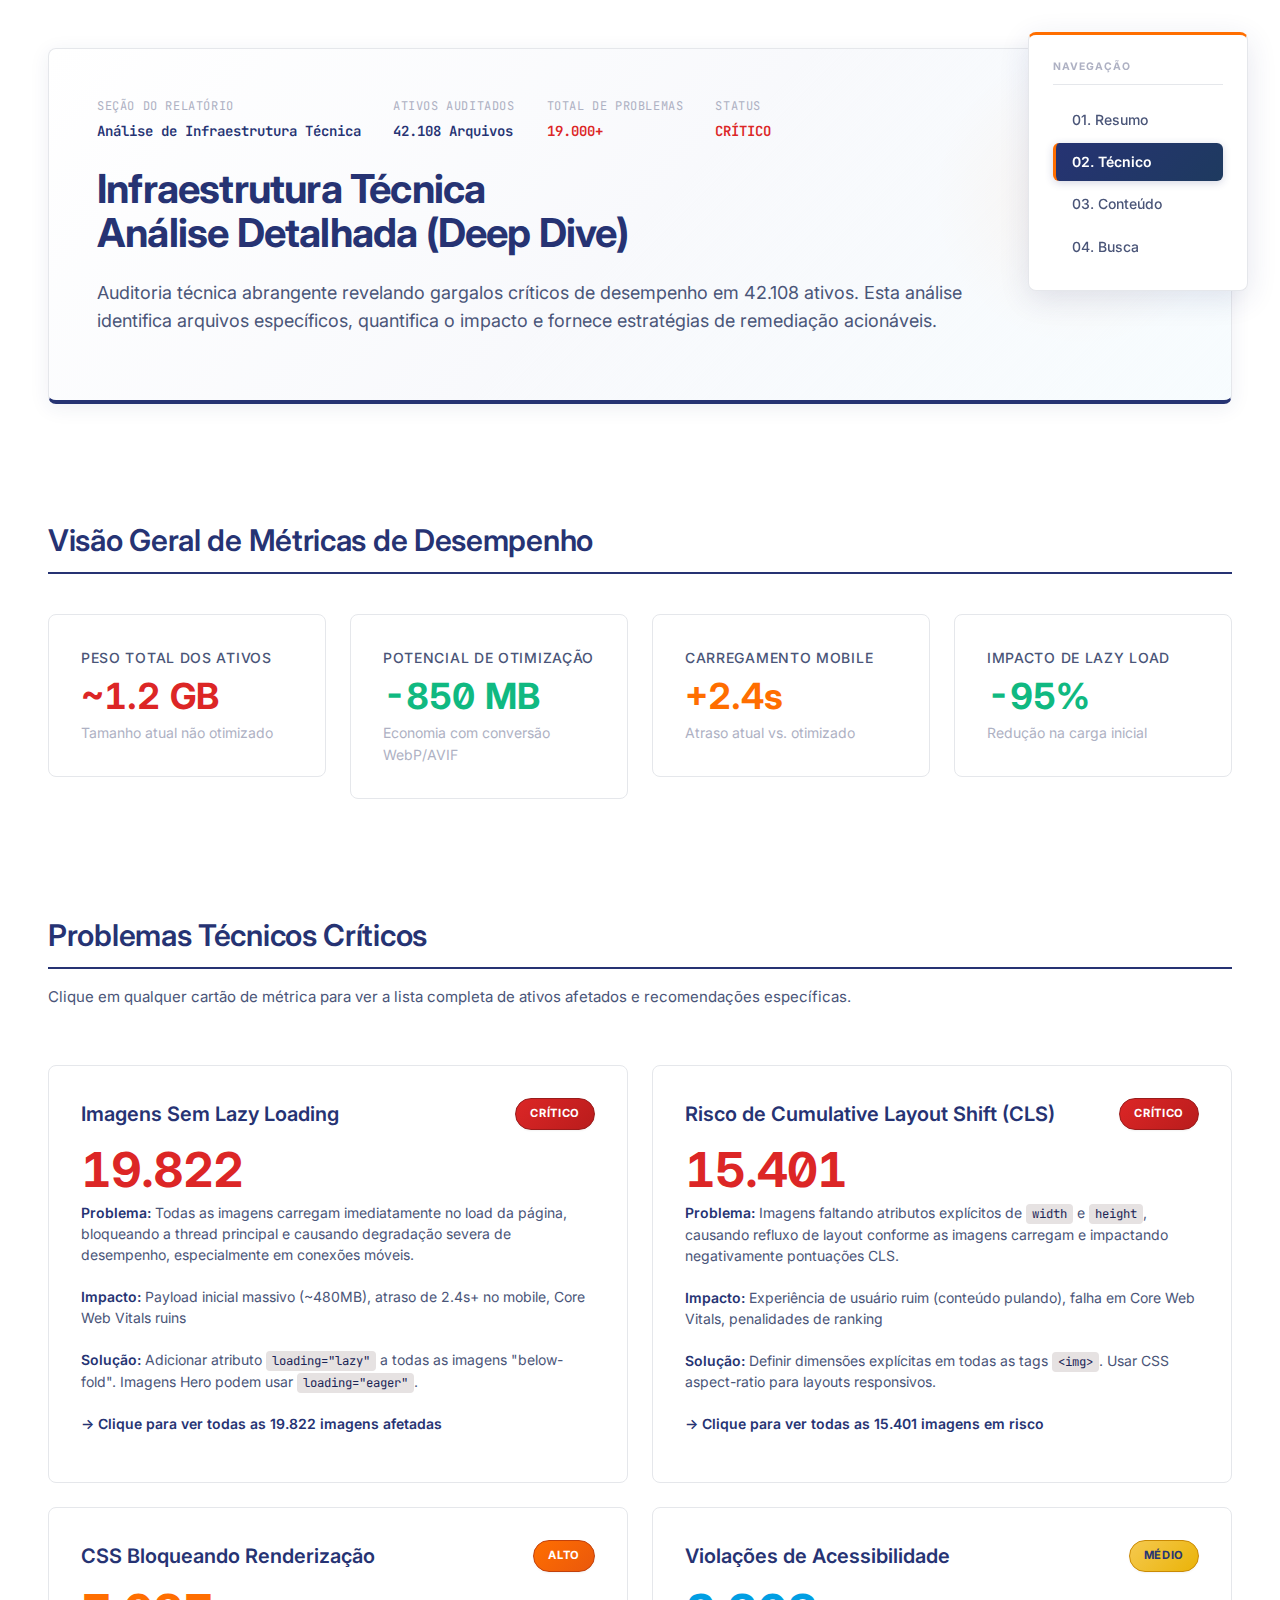
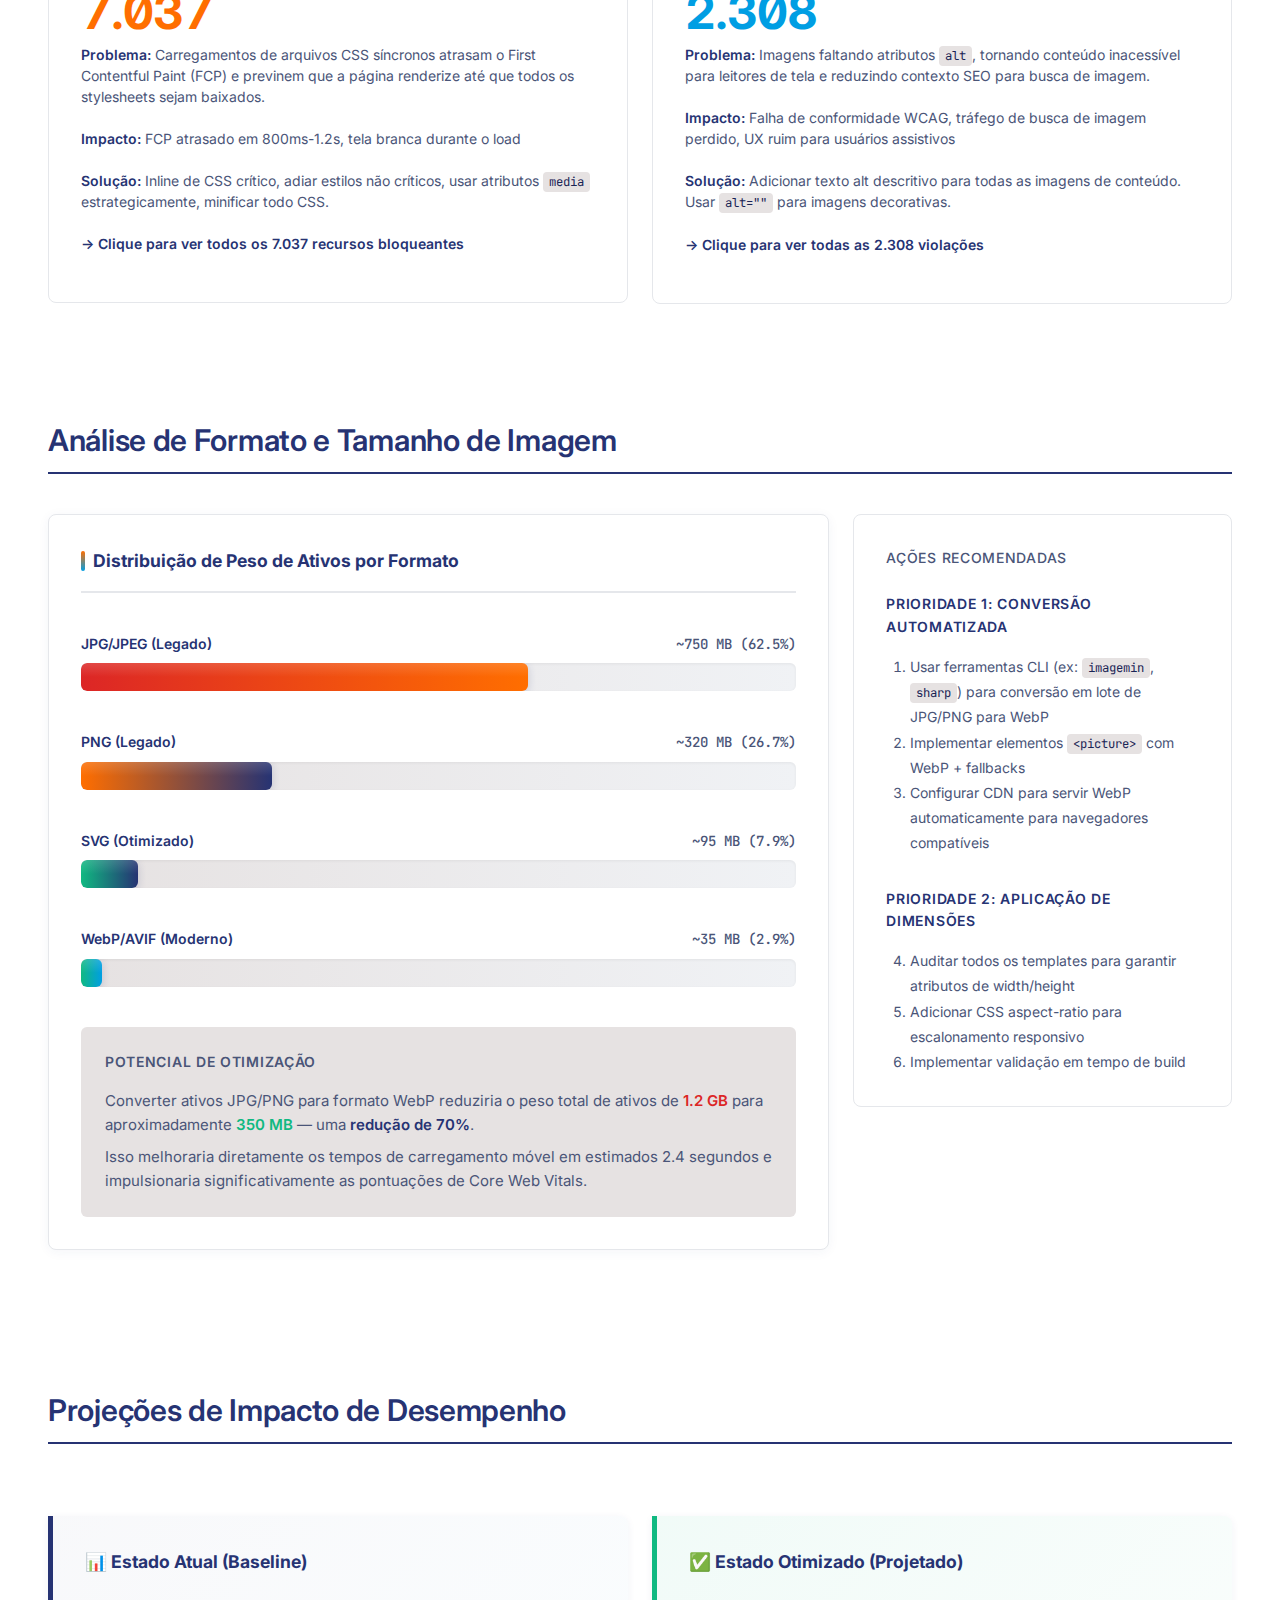
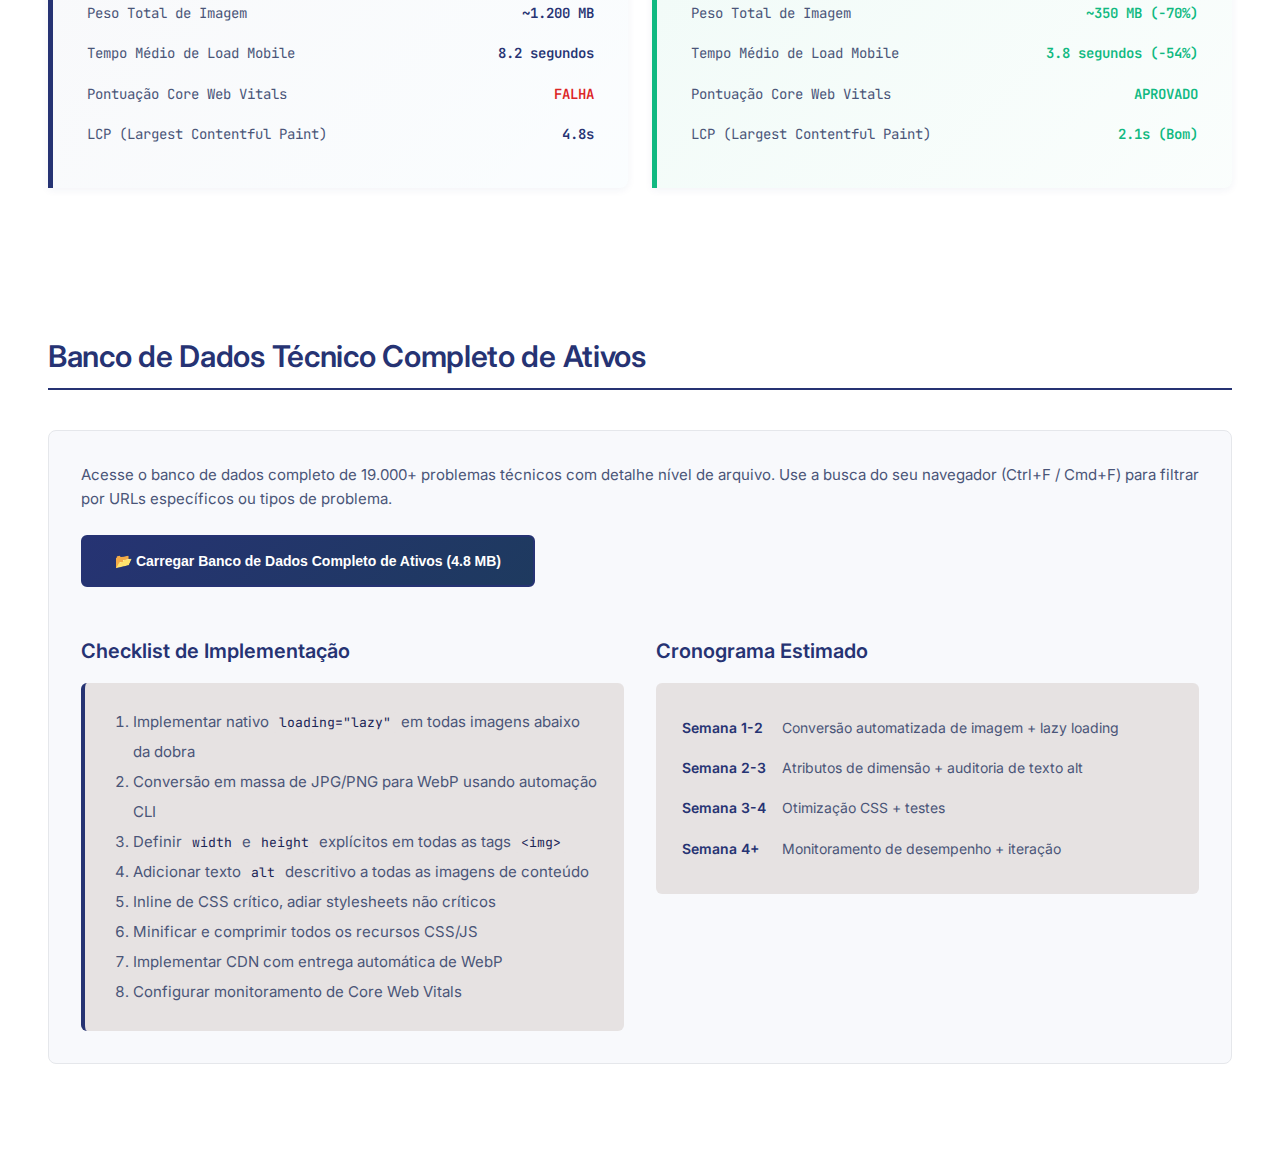
<file: output/seo-tecnico.html>
<!DOCTYPE html>
<html lang="pt-BR">

<head>
    <meta charset="UTF-8">
    <meta name="viewport" content="width=device-width, initial-scale=1.0">
    <title>Análise de Infraestrutura Técnica | SEO Audit 2025</title>
    <meta name="description"
        content="Análise técnica de SEO abrangente, incluindo métricas de desempenho, otimização de ativos e recomendações de infraestrutura">
    <link rel="preconnect" href="https://fonts.googleapis.com">
    <link rel="preconnect" href="https://fonts.gstatic.com" crossorigin>
    <link
        href="https://fonts.googleapis.com/css2?family=Inter:wght@400;500;600;700&family=JetBrains+Mono:wght@400;500;600&display=swap"
        rel="stylesheet">
    <link rel="stylesheet" href="css/swiss-style.css">
</head>

<body>
    <!-- Modal -->
    <div id="data-modal" class="modal-overlay">
        <div class="modal-content">
            <div class="modal-header">
                <h3 id="modal-title" style="margin:0;">Detalhes do Problema Técnico</h3>
                <button id="modal-close" class="close-btn">✕ Fechar</button>
            </div>
            <div id="modal-body-content" class="modal-body"></div>
        </div>
    </div>

    <!-- Nav -->
    <nav class="nav-bar">
        <a href="index.html" class="nav-link">01. Resumo</a>
        <a href="seo-tecnico.html" class="nav-link active">02. Técnico</a>
        <a href="seo-onpage.html" class="nav-link">03. Conteúdo</a>
        <a href="seo-keywords.html" class="nav-link">04. Busca</a>
    </nav>

    <main class="container">
        <!-- Report Header -->
        <header class="header-hero">
            <div class="report-meta">
                <div class="report-meta-item">
                    <div class="report-meta-label">Seção do Relatório</div>
                    <div class="report-meta-value">Análise de Infraestrutura Técnica</div>
                </div>
                <div class="report-meta-item">
                    <div class="report-meta-label">Ativos Auditados</div>
                    <div class="report-meta-value">42.108 Arquivos</div>
                </div>
                <div class="report-meta-item">
                    <div class="report-meta-label">Total de Problemas</div>
                    <div class="report-meta-value" style="color: var(--accent-danger);">19.000+</div>
                </div>
                <div class="report-meta-item">
                    <div class="report-meta-label">Status</div>
                    <div class="report-meta-value" style="color: var(--accent-danger);">CRÍTICO</div>
                </div>
            </div>
            <h1>Infraestrutura Técnica<br><span style="color: var(--primary);">Análise Detalhada (Deep Dive)</span></h1>
            <p style="font-size: 1.125rem; color: var(--text-secondary); max-width: 900px;">
                Auditoria técnica abrangente revelando gargalos críticos de desempenho em 42.108 ativos. Esta
                análise identifica arquivos específicos, quantifica o impacto e fornece estratégias de remediação
                acionáveis.
            </p>
        </header>

        <!-- Performance Overview -->
        <section class="grid" style="margin-bottom: var(--space-3xl);">
            <div class="col-12">
                <h2>Visão Geral de Métricas de Desempenho</h2>
            </div>

            <div class="col-3">
                <div class="metric-card">
                    <div class="metric-label">Peso Total dos Ativos</div>
                    <div class="metric-value" style="color: #dc2626;">~1.2 GB</div>
                    <div class="metric-description">Tamanho atual não otimizado</div>
                </div>
            </div>

            <div class="col-3">
                <div class="metric-card">
                    <div class="metric-label">Potencial de Otimização</div>
                    <div class="metric-value" style="color: #10b981;">-850 MB</div>
                    <div class="metric-description">Economia com conversão WebP/AVIF</div>
                </div>
            </div>

            <div class="col-3">
                <div class="metric-card">
                    <div class="metric-label">Carregamento Mobile</div>
                    <div class="metric-value" style="color: #ff6e00;">+2.4s</div>
                    <div class="metric-description">Atraso atual vs. otimizado</div>
                </div>
            </div>

            <div class="col-3">
                <div class="metric-card">
                    <div class="metric-label">Impacto de Lazy Load</div>
                    <div class="metric-value" style="color: #10b981;">-95%</div>
                    <div class="metric-description">Redução na carga inicial</div>
                </div>
            </div>
        </section>

        <!-- Critical Issues Breakdown -->
        <section class="grid" style="margin-bottom: var(--space-3xl);">
            <div class="col-12">
                <h2>Problemas Técnicos Críticos</h2>
                <p style="color: var(--text-secondary); margin-bottom: var(--space-xl);">
                    Clique em qualquer cartão de métrica para ver a lista completa de ativos afetados e recomendações
                    específicas.
                </p>
            </div>

            <!-- Images without Lazy Loading -->
            <div class="col-6 data-block" data-csv-source="csv/assets-issues.csv"
                data-filter="issue_type=image_without_lazy_loading">
                <div
                    style="display: flex; justify-content: space-between; align-items: start; margin-bottom: var(--space-md);">
                    <h3 style="font-size: 1.25rem; margin: 0;">Imagens Sem Lazy Loading</h3>
                    <div class="status-badge critical">Crítico</div>
                </div>
                <div class="data-number" style="color: #dc2626;">19.822</div>
                <p class="data-desc">
                    <strong>Problema:</strong> Todas as imagens carregam imediatamente no load da página, bloqueando a
                    thread principal e
                    causando degradação severa de desempenho, especialmente em conexões móveis.<br><br>
                    <strong>Impacto:</strong> Payload inicial massivo (~480MB), atraso de 2.4s+ no mobile, Core Web
                    Vitals
                    ruins<br><br>
                    <strong>Solução:</strong> Adicionar atributo <code>loading="lazy"</code> a todas as imagens
                    "below-fold". Imagens Hero
                    podem usar <code>loading="eager"</code>.<br><br>
                    <strong style="color: var(--primary);">→ Clique para ver todas as 19.822 imagens afetadas</strong>
                </p>
            </div>

            <!-- CLS Risk (Missing Dimensions) -->
            <div class="col-6 data-block" data-csv-source="csv/assets-issues.csv"
                data-filter="issue_type=image_missing_dimensions">
                <div
                    style="display: flex; justify-content: space-between; align-items: start; margin-bottom: var(--space-md);">
                    <h3 style="font-size: 1.25rem; margin: 0;">Risco de Cumulative Layout Shift (CLS)</h3>
                    <div class="status-badge critical">Crítico</div>
                </div>
                <div class="data-number" style="color: #dc2626;">15.401</div>
                <p class="data-desc">
                    <strong>Problema:</strong> Imagens faltando atributos explícitos de <code>width</code> e
                    <code>height</code>,
                    causando refluxo de layout conforme as imagens carregam e impactando negativamente pontuações
                    CLS.<br><br>
                    <strong>Impacto:</strong> Experiência de usuário ruim (conteúdo pulando), falha em Core Web Vitals,
                    penalidades
                    de ranking<br><br>
                    <strong>Solução:</strong> Definir dimensões explícitas em todas as tags <code>&lt;img&gt;</code>.
                    Usar
                    CSS aspect-ratio para layouts responsivos.<br><br>
                    <strong style="color: var(--primary);">→ Clique para ver todas as 15.401 imagens em risco</strong>
                </p>
            </div>

            <!-- Render-Blocking CSS -->
            <div class="col-6 data-block" data-csv-source="csv/assets-issues.csv"
                data-filter="issue_type=render_blocking_css">
                <div
                    style="display: flex; justify-content: space-between; align-items: start; margin-bottom: var(--space-md);">
                    <h3 style="font-size: 1.25rem; margin: 0;">CSS Bloqueando Renderização</h3>
                    <div class="status-badge high">Alto</div>
                </div>
                <div class="data-number" style="color: #ff6e00;">7.037</div>
                <p class="data-desc">
                    <strong>Problema:</strong> Carregamentos de arquivos CSS síncronos atrasam o First Contentful Paint
                    (FCP) e previnem
                    que a página renderize até que todos os stylesheets sejam baixados.<br><br>
                    <strong>Impacto:</strong> FCP atrasado em 800ms-1.2s, tela branca durante o load<br><br>
                    <strong>Solução:</strong> Inline de CSS crítico, adiar estilos não críticos, usar
                    atributos <code>media</code> estrategicamente, minificar todo CSS.<br><br>
                    <strong style="color: var(--primary);">→ Clique para ver todos os 7.037 recursos
                        bloqueantes</strong>
                </p>
            </div>

            <!-- Accessibility (Missing Alt Text) -->
            <div class="col-6 data-block" data-csv-source="csv/assets-issues.csv"
                data-filter="issue_type=image_missing_alt">
                <div
                    style="display: flex; justify-content: space-between; align-items: start; margin-bottom: var(--space-md);">
                    <h3 style="font-size: 1.25rem; margin: 0;">Violações de Acessibilidade</h3>
                    <div class="status-badge medium">Médio</div>
                </div>
                <div class="data-number" style="color: #009ee3;">2.308</div>
                <p class="data-desc">
                    <strong>Problema:</strong> Imagens faltando atributos <code>alt</code>, tornando conteúdo
                    inacessível
                    para leitores de tela e reduzindo contexto SEO para busca de imagem.<br><br>
                    <strong>Impacto:</strong> Falha de conformidade WCAG, tráfego de busca de imagem perdido, UX ruim
                    para usuários assistivos<br><br>
                    <strong>Solução:</strong> Adicionar texto alt descritivo para todas as imagens de conteúdo. Usar
                    <code>alt=""</code>
                    para imagens decorativas.<br><br>
                    <strong style="color: var(--primary);">→ Clique para ver todas as 2.308 violações</strong>
                </p>
            </div>
        </section>

        <!-- Image Optimization Analysis -->
        <section class="grid" style="margin-bottom: var(--space-3xl);">
            <div class="col-12">
                <h2>Análise de Formato e Tamanho de Imagem</h2>
            </div>

            <div class="col-8">
                <div class="chart-container">
                    <div class="chart-title">Distribuição de Peso de Ativos por Formato</div>

                    <div class="bar-chart-item">
                        <div class="bar-chart-label">
                            <span class="bar-chart-label-text">JPG/JPEG (Legado)</span>
                            <span class="bar-chart-label-value">~750 MB (62.5%)</span>
                        </div>
                        <div class="bar-chart-track">
                            <div class="bar-chart-fill"
                                style="width: 62.5%; background: linear-gradient(90deg, var(--accent-danger), var(--accent-warning));">
                            </div>
                        </div>
                    </div>

                    <div class="bar-chart-item">
                        <div class="bar-chart-label">
                            <span class="bar-chart-label-text">PNG (Legado)</span>
                            <span class="bar-chart-label-value">~320 MB (26.7%)</span>
                        </div>
                        <div class="bar-chart-track">
                            <div class="bar-chart-fill"
                                style="width: 26.7%; background: linear-gradient(90deg, var(--accent-warning), var(--primary));">
                            </div>
                        </div>
                    </div>

                    <div class="bar-chart-item">
                        <div class="bar-chart-label">
                            <span class="bar-chart-label-text">SVG (Otimizado)</span>
                            <span class="bar-chart-label-value">~95 MB (7.9%)</span>
                        </div>
                        <div class="bar-chart-track">
                            <div class="bar-chart-fill"
                                style="width: 7.9%; background: linear-gradient(90deg, var(--accent-success), var(--primary));">
                            </div>
                        </div>
                    </div>

                    <div class="bar-chart-item">
                        <div class="bar-chart-label">
                            <span class="bar-chart-label-text">WebP/AVIF (Moderno)</span>
                            <span class="bar-chart-label-value">~35 MB (2.9%)</span>
                        </div>
                        <div class="bar-chart-track">
                            <div class="bar-chart-fill"
                                style="width: 2.9%; background: linear-gradient(90deg, var(--accent-success), var(--status-low));">
                            </div>
                        </div>
                    </div>

                    <div
                        style="margin-top: var(--space-xl); padding: var(--space-lg); background: var(--bg-section); border-radius: var(--border-radius);">
                        <h4 style="margin-bottom: var(--space-md);">Potencial de Otimização</h4>
                        <p style="margin-bottom: var(--space-sm); color: var(--text-secondary);">
                            Converter ativos JPG/PNG para formato WebP reduziria o peso total de ativos de <strong
                                style="color: var(--accent-danger);">1.2 GB</strong> para aproximadamente <strong
                                style="color: var(--accent-success);">350 MB</strong> — uma <strong>redução de
                                70%</strong>.
                        </p>
                        <p style="margin-bottom: 0; color: var(--text-secondary);">
                            Isso melhoraria diretamente os tempos de carregamento móvel em estimados 2.4 segundos e
                            impulsionaria
                            significativamente as pontuações de Core Web Vitals.
                        </p>
                    </div>
                </div>
            </div>

            <div class="col-4">
                <div class="metric-card" style="height: 100%;">
                    <div class="metric-label">Ações Recomendadas</div>
                    <div style="margin-top: var(--space-lg);">
                        <h4 style="color: var(--text-primary); margin-bottom: var(--space-md);">Prioridade 1: Conversão
                            Automatizada</h4>
                        <ol
                            style="margin-left: var(--space-lg); line-height: 1.8; color: var(--text-secondary); font-size: 0.875rem;">
                            <li>Usar ferramentas CLI (ex: <code>imagemin</code>, <code>sharp</code>) para conversão em
                                lote
                                de JPG/PNG para WebP</li>
                            <li>Implementar elementos <code>&lt;picture&gt;</code> com WebP + fallbacks</li>
                            <li>Configurar CDN para servir WebP automaticamente para navegadores compatíveis</li>
                        </ol>

                        <h4
                            style="color: var(--text-primary); margin-top: var(--space-xl); margin-bottom: var(--space-md);">
                            Prioridade 2: Aplicação de Dimensões</h4>
                        <ol start="4"
                            style="margin-left: var(--space-lg); line-height: 1.8; color: var(--text-secondary); font-size: 0.875rem;">
                            <li>Auditar todos os templates para garantir atributos de width/height</li>
                            <li>Adicionar CSS aspect-ratio para escalonamento responsivo</li>
                            <li>Implementar validação em tempo de build</li>
                        </ol>
                    </div>
                </div>
            </div>
        </section>

        <!-- Performance Impact Calculator -->
        <section class="grid" style="margin-bottom: var(--space-3xl);">
            <div class="col-12">
                <h2>Projeções de Impacto de Desempenho</h2>
            </div>

            <div class="col-6">
                <div class="callout">
                    <div class="callout-title">📊 Estado Atual (Baseline)</div>
                    <table
                        style="width: 100%; margin-top: var(--space-md); font-family: var(--font-mono); font-size: 0.875rem;">
                        <tr style="border-bottom: 1px solid var(--border-color);">
                            <td style="padding: var(--space-sm) 0; color: var(--text-secondary);">Peso Total de Imagem
                            </td>
                            <td style="padding: var(--space-sm) 0; text-align: right; font-weight: 600;">~1.200 MB</td>
                        </tr>
                        <tr style="border-bottom: 1px solid var(--border-color);">
                            <td style="padding: var(--space-sm) 0; color: var(--text-secondary);">Tempo Médio de Load
                                Mobile
                            </td>
                            <td style="padding: var(--space-sm) 0; text-align: right; font-weight: 600;">8.2 segundos
                            </td>
                        </tr>
                        <tr style="border-bottom: 1px solid var(--border-color);">
                            <td style="padding: var(--space-sm) 0; color: var(--text-secondary);">Pontuação Core Web
                                Vitals
                            </td>
                            <td
                                style="padding: var(--space-sm) 0; text-align: right; font-weight: 600; color: var(--accent-danger);">
                                FALHA</td>
                        </tr>
                        <tr>
                            <td style="padding: var(--space-sm) 0; color: var(--text-secondary);">LCP (Largest
                                Contentful Paint)</td>
                            <td style="padding: var(--space-sm) 0; text-align: right; font-weight: 600;">4.8s</td>
                        </tr>
                    </table>
                </div>
            </div>

            <div class="col-6">
                <div class="callout success">
                    <div class="callout-title">✅ Estado Otimizado (Projetado)</div>
                    <table
                        style="width: 100%; margin-top: var(--space-md); font-family: var(--font-mono); font-size: 0.875rem;">
                        <tr style="border-bottom: 1px solid var(--border-color);">
                            <td style="padding: var(--space-sm) 0; color: var(--text-secondary);">Peso Total de Imagem
                            </td>
                            <td
                                style="padding: var(--space-sm) 0; text-align: right; font-weight: 600; color: var(--accent-success);">
                                ~350 MB (-70%)</td>
                        </tr>
                        <tr style="border-bottom: 1px solid var(--border-color);">
                            <td style="padding: var(--space-sm) 0; color: var(--text-secondary);">Tempo Médio de Load
                                Mobile
                            </td>
                            <td
                                style="padding: var(--space-sm) 0; text-align: right; font-weight: 600; color: var(--accent-success);">
                                3.8 segundos (-54%)</td>
                        </tr>
                        <tr style="border-bottom: 1px solid var(--border-color);">
                            <td style="padding: var(--space-sm) 0; color: var(--text-secondary);">Pontuação Core Web
                                Vitals
                            </td>
                            <td
                                style="padding: var(--space-sm) 0; text-align: right; font-weight: 600; color: var(--accent-success);">
                                APROVADO</td>
                        </tr>
                        <tr>
                            <td style="padding: var(--space-sm) 0; color: var(--text-secondary);">LCP (Largest
                                Contentful Paint)</td>
                            <td
                                style="padding: var(--space-sm) 0; text-align: right; font-weight: 600; color: var(--accent-success);">
                                2.1s (Bom)</td>
                        </tr>
                    </table>
                </div>
            </div>
        </section>

        <!-- Full Technical Database -->
        <section class="grid">
            <div class="col-12">
                <h2>Banco de Dados Técnico Completo de Ativos</h2>
            </div>

            <div class="col-12">
                <div class="section">
                    <p style="color: var(--text-secondary); margin-bottom: var(--space-lg);">
                        Acesse o banco de dados completo de 19.000+ problemas técnicos com detalhe nível de arquivo. Use
                        a busca do seu
                        navegador (Ctrl+F / Cmd+F) para filtrar por URLs específicos ou tipos de problema.
                    </p>

                    <button class="btn btn-primary" data-csv-source="csv/assets-issues.csv">
                        📂 Carregar Banco de Dados Completo de Ativos (4.8 MB)
                    </button>

                    <div id="database-container" style="margin-top: var(--space-xl);"></div>

                    <div class="grid" style="margin-top: var(--space-2xl); gap: var(--space-xl);">
                        <div class="col-6">
                            <h3 style="margin-bottom: var(--space-md);">Checklist de Implementação</h3>
                            <div
                                style="background: var(--bg-section); padding: var(--space-lg); border-radius: var(--border-radius); border-left: 4px solid var(--primary);">
                                <ol style="margin-left: var(--space-lg); line-height: 2; color: var(--text-secondary);">
                                    <li>Implementar nativo <code>loading="lazy"</code> em todas imagens abaixo da dobra
                                    </li>
                                    <li>Conversão em massa de JPG/PNG para WebP usando automação CLI</li>
                                    <li>Definir <code>width</code> e <code>height</code> explícitos em todas as tags
                                        <code>&lt;img&gt;</code>
                                    </li>
                                    <li>Adicionar texto <code>alt</code> descritivo a todas as imagens de conteúdo</li>
                                    <li>Inline de CSS crítico, adiar stylesheets não críticos</li>
                                    <li>Minificar e comprimir todos os recursos CSS/JS</li>
                                    <li>Implementar CDN com entrega automática de WebP</li>
                                    <li>Configurar monitoramento de Core Web Vitals</li>
                                </ol>
                            </div>
                        </div>

                        <div class="col-6">
                            <h3 style="margin-bottom: var(--space-md);">Cronograma Estimado</h3>
                            <div
                                style="background: var(--bg-section); padding: var(--space-lg); border-radius: var(--border-radius);">
                                <table style="width: 100%; font-size: 0.875rem;">
                                    <tr style="border-bottom: 1px solid var(--border-color);">
                                        <td style="padding: var(--space-sm) 0; font-weight: 600;">Semana 1-2</td>
                                        <td style="padding: var(--space-sm) 0; color: var(--text-secondary);">Conversão
                                            automatizada de imagem + lazy loading</td>
                                    </tr>
                                    <tr style="border-bottom: 1px solid var(--border-color);">
                                        <td style="padding: var(--space-sm) 0; font-weight: 600;">Semana 2-3</td>
                                        <td style="padding: var(--space-sm) 0; color: var(--text-secondary);">Atributos
                                            de
                                            dimensão + auditoria de texto alt</td>
                                    </tr>
                                    <tr style="border-bottom: 1px solid var(--border-color);">
                                        <td style="padding: var(--space-sm) 0; font-weight: 600;">Semana 3-4</td>
                                        <td style="padding: var(--space-sm) 0; color: var(--text-secondary);">Otimização
                                            CSS + testes</td>
                                    </tr>
                                    <tr>
                                        <td style="padding: var(--space-sm) 0; font-weight: 600;">Semana 4+</td>
                                        <td style="padding: var(--space-sm) 0; color: var(--text-secondary);">
                                            Monitoramento de desempenho + iteração</td>
                                    </tr>
                                </table>
                            </div>
                        </div>
                    </div>
                </div>
            </div>
        </section>

    </main>

    <script src="js/swiss-main.js"></script>
</body>

</html>
</file>
<file: output/css/swiss-style.css>
/* 
   Professional SEO Audit Report Theme
   Style: Professional Analytical Report
   Characteristics: Corporate, Data-Dense, Readable, Sophisticated
*/

:root {
    /* =============================================
       PALETA CONTATO SEGURO - Brand Guidelines
       ============================================= */

    /* Cores Primárias */
    --azul-marinho: #263373;
    --laranja: #ff6e00;
    --azul-ceu: #009ee3;
    --cinza-claro: #e6e2e2;
    --cinza-medio: #aeb1c3;

    /* Cores Secundárias (apoio/aquecimento) */
    --rosa: #e16ea9;
    --amarelo: #f5c94f;

    /* Background Colors */
    --bg-canvas: #ffffff;
    --bg-surface: #f8f9fc;
    --bg-section: var(--cinza-claro);
    --bg-highlight: #eef1f5;
    --bg-dark: var(--azul-marinho);
    --bg-accent: linear-gradient(135deg, rgba(0, 158, 227, 0.03) 0%, rgba(38, 51, 115, 0.02) 100%);

    /* Text Colors */
    --text-primary: var(--azul-marinho);
    --text-secondary: #4a5578;
    --text-tertiary: var(--cinza-medio);
    --text-inverse: #ffffff;

    /* Brand/Accent Colors */
    --primary: var(--azul-marinho);
    --primary-light: var(--azul-ceu);
    --primary-dark: #1a2455;

    /* Accent Colors - Uso estratégico */
    --accent-success: #10b981;
    /* Verde para sucesso (não conflitar com marca) */
    --accent-warning: var(--laranja);
    /* Laranja - alertas e atenção */
    --accent-danger: #dc2626;
    /* Vermelho para crítico (clareza) */
    --accent-info: var(--azul-ceu);
    /* Azul Céu - informativo */
    --accent-highlight: var(--laranja);
    /* Laranja - destaque quente */

    /* Status Colors - Hierarquia clara */
    --status-critical: #dc2626;
    /* Vermelho puro para crítico */
    --status-high: var(--laranja);
    /* Laranja */
    --status-medium: var(--amarelo);
    /* Amarelo */
    --status-low: var(--azul-ceu);
    /* Azul Céu */
    --status-info: var(--azul-marinho);
    /* Azul Marinho */
    --status-success: #10b981;
    /* Verde */

    /* Typography */
    --font-sans: 'Inter', -apple-system, BlinkMacSystemFont, 'Segoe UI', Helvetica, Arial, sans-serif;
    --font-mono: 'JetBrains Mono', 'Consolas', 'Monaco', monospace;

    /* Spacing Scale */
    --space-xs: 0.25rem;
    --space-sm: 0.5rem;
    --space-md: 1rem;
    --space-lg: 1.5rem;
    --space-xl: 2rem;
    --space-2xl: 3rem;
    --space-3xl: 4rem;

    /* Grid */
    --container-max: 1400px;
    --grid-gap: 1.5rem;

    /* Borders */
    --border-color: #e5e7eb;
    --border-color-dark: #d1d5db;
    --border-radius: 0.375rem;
    --border-radius-lg: 0.5rem;

    /* Shadows */
    --shadow-sm: 0 1px 2px 0 rgba(0, 0, 0, 0.05);
    --shadow-md: 0 4px 6px -1px rgba(0, 0, 0, 0.1);
    --shadow-lg: 0 10px 15px -3px rgba(0, 0, 0, 0.1);
}

/* Reset */
* {
    box-sizing: border-box;
    margin: 0;
    padding: 0;
}

body {
    background-color: var(--bg-canvas);
    color: var(--text-primary);
    font-family: var(--font-sans);
    font-size: 15px;
    line-height: 1.6;
    overflow-x: hidden;
    -webkit-font-smoothing: antialiased;
    -moz-osx-font-smoothing: grayscale;
}

/* Typography Scale */
h1 {
    font-size: 2.5rem;
    line-height: 1.1;
    letter-spacing: -0.02em;
    font-weight: 700;
    margin-bottom: var(--space-lg);
    color: var(--text-primary);
}

h2 {
    font-size: 1.875rem;
    font-weight: 600;
    letter-spacing: -0.01em;
    margin-bottom: var(--space-md);
    margin-top: var(--space-2xl);
    color: var(--text-primary);
    padding-bottom: var(--space-sm);
    border-bottom: 2px solid var(--primary);
}

h3 {
    font-size: 1.25rem;
    font-weight: 600;
    margin-bottom: var(--space-sm);
    color: var(--text-primary);
}

h4 {
    font-size: 1rem;
    font-weight: 600;
    margin-bottom: var(--space-sm);
    color: var(--text-secondary);
    text-transform: uppercase;
    letter-spacing: 0.05em;
    font-size: 0.875rem;
}

p {
    margin-bottom: var(--space-md);
    color: var(--text-secondary);
}

strong {
    font-weight: 600;
    color: var(--text-primary);
}

code {
    font-family: var(--font-mono);
    font-size: 0.875em;
    background: var(--bg-section);
    padding: 0.125rem 0.375rem;
    border-radius: 0.25rem;
    color: var(--primary-dark);
}

/* Layout */
.container {
    width: 95%;
    max-width: var(--container-max);
    margin: 0 auto;
    padding: var(--space-2xl) var(--space-md);
}

.grid {
    display: grid;
    grid-template-columns: repeat(12, 1fr);
    gap: var(--grid-gap);
    align-items: start;
}

/* Column Helpers */
.col-12 {
    grid-column: span 12;
}

.col-11 {
    grid-column: span 11;
}

.col-10 {
    grid-column: span 10;
}

.col-9 {
    grid-column: span 9;
}

.col-8 {
    grid-column: span 8;
}

.col-7 {
    grid-column: span 7;
}

.col-6 {
    grid-column: span 6;
}

.col-5 {
    grid-column: span 5;
}

.col-4 {
    grid-column: span 4;
}

.col-3 {
    grid-column: span 3;
}

.col-2 {
    grid-column: span 2;
}

.col-1 {
    grid-column: span 1;
}

/* Header */
.header-hero {
    margin-bottom: var(--space-3xl);
    padding: var(--space-2xl);
    background: linear-gradient(135deg, var(--bg-canvas) 0%, var(--bg-surface) 50%, rgba(0, 158, 227, 0.03) 100%);
    border-radius: var(--border-radius-lg);
    border: 1px solid var(--border-color);
    border-bottom: 4px solid var(--azul-marinho);
    box-shadow: 0 4px 20px rgba(38, 51, 115, 0.08);
    position: relative;
    overflow: hidden;
}

.header-hero::before {
    content: '';
    position: absolute;
    top: 0;
    right: 0;
    width: 300px;
    height: 300px;
    background: radial-gradient(circle, rgba(255, 110, 0, 0.05) 0%, transparent 70%);
    pointer-events: none;
}

.report-meta {
    display: flex;
    gap: var(--space-xl);
    font-family: var(--font-mono);
    font-size: 0.875rem;
    color: var(--text-secondary);
    margin-bottom: var(--space-lg);
    flex-wrap: wrap;
}

.report-meta-item {
    display: flex;
    flex-direction: column;
    gap: var(--space-xs);
}

.report-meta-label {
    text-transform: uppercase;
    font-size: 0.75rem;
    color: var(--text-tertiary);
    letter-spacing: 0.05em;
}

.report-meta-value {
    font-weight: 600;
    color: var(--text-primary);
    font-size: 0.875rem;
}

/* Navigation */
.nav-bar {
    position: fixed;
    top: var(--space-xl);
    right: var(--space-xl);
    z-index: 100;
    background: var(--bg-canvas);
    border: 1px solid var(--border-color);
    border-radius: var(--border-radius-lg);
    padding: var(--space-lg);
    box-shadow: 0 8px 30px rgba(38, 51, 115, 0.12);
    min-width: 220px;
    border-top: 3px solid var(--laranja);
}

.nav-bar::before {
    content: 'NAVEGAÇÃO';
    display: block;
    font-size: 0.65rem;
    font-weight: 700;
    letter-spacing: 0.1em;
    color: var(--text-tertiary);
    margin-bottom: var(--space-md);
    padding-bottom: var(--space-sm);
    border-bottom: 1px solid var(--border-color);
}

.nav-link {
    display: block;
    color: var(--text-secondary);
    text-decoration: none;
    font-size: 0.875rem;
    font-weight: 500;
    padding: var(--space-sm) var(--space-md);
    margin-bottom: var(--space-xs);
    border-radius: var(--border-radius);
    transition: all 0.25s ease;
    border-left: 3px solid transparent;
}

.nav-link:last-child {
    margin-bottom: 0;
}

.nav-link:hover {
    background: linear-gradient(90deg, rgba(0, 158, 227, 0.08) 0%, transparent 100%);
    color: var(--azul-marinho);
    border-left-color: var(--azul-ceu);
    transform: translateX(2px);
}

.nav-link.active {
    background: linear-gradient(135deg, var(--azul-marinho) 0%, #1e3a5f 100%);
    color: var(--text-inverse);
    font-weight: 600;
    border-left-color: var(--laranja);
    box-shadow: 0 2px 8px rgba(38, 51, 115, 0.2);
}

/* Metric Cards */
.metric-card {
    background: var(--bg-canvas);
    border: 1px solid var(--border-color);
    border-radius: var(--border-radius-lg);
    padding: var(--space-xl);
    transition: all 0.3s ease;
    position: relative;
    overflow: hidden;
}

.metric-card::after {
    content: '';
    position: absolute;
    bottom: 0;
    left: 0;
    right: 0;
    height: 3px;
    background: linear-gradient(90deg, var(--azul-marinho) 0%, var(--azul-ceu) 100%);
    opacity: 0;
    transition: opacity 0.3s ease;
}

.metric-card:hover {
    box-shadow: 0 8px 25px rgba(38, 51, 115, 0.1);
    border-color: var(--azul-ceu);
    transform: translateY(-3px);
}

.metric-card:hover::after {
    opacity: 1;
}

.metric-label {
    font-size: 0.875rem;
    font-weight: 500;
    color: var(--text-secondary);
    text-transform: uppercase;
    letter-spacing: 0.05em;
    margin-bottom: var(--space-sm);
}

.metric-value {
    font-size: 2.25rem;
    font-weight: 700;
    line-height: 1;
    margin-bottom: var(--space-xs);
    color: var(--text-primary);
    font-feature-settings: "tnum" on, "zero" on;
}

.metric-description {
    font-size: 0.875rem;
    color: var(--text-tertiary);
    margin-top: var(--space-sm);
}

.metric-trend {
    display: inline-flex;
    align-items: center;
    gap: var(--space-xs);
    font-size: 0.875rem;
    font-weight: 600;
    margin-top: var(--space-sm);
}

.metric-trend.up {
    color: var(--accent-success);
}

.metric-trend.down {
    color: var(--accent-danger);
}

.metric-trend.neutral {
    color: var(--text-tertiary);
}

/* Status Badges */
.status-badge {
    display: inline-flex;
    align-items: center;
    padding: 0.375rem 0.875rem;
    border-radius: 9999px;
    font-size: 0.7rem;
    font-weight: 700;
    text-transform: uppercase;
    letter-spacing: 0.06em;
    border: 1px solid transparent;
    box-shadow: 0 1px 2px rgba(0, 0, 0, 0.05);
}

.status-badge.critical {
    background: linear-gradient(135deg, #dc2626 0%, #b91c1c 100%);
    color: #ffffff;
    border-color: #991b1b;
}

.status-badge.high {
    background: linear-gradient(135deg, var(--laranja) 0%, #ea580c 100%);
    color: #ffffff;
    border-color: #c2410c;
}

.status-badge.medium {
    background: linear-gradient(135deg, var(--amarelo) 0%, #eab308 100%);
    color: var(--azul-marinho);
    border-color: #ca8a04;
}

.status-badge.low {
    background: linear-gradient(135deg, var(--azul-ceu) 0%, #0284c7 100%);
    color: #ffffff;
    border-color: #0369a1;
}

.status-badge.info {
    background: linear-gradient(135deg, var(--azul-marinho) 0%, #1e3a5f 100%);
    color: #ffffff;
    border-color: #1a2455;
}

.status-badge.success {
    background: linear-gradient(135deg, #10b981 0%, #059669 100%);
    color: #ffffff;
    border-color: #047857;
}

/* Data Blocks - Interactive Cards */
.data-block {
    background: var(--bg-canvas);
    border: 1px solid var(--border-color);
    border-radius: var(--border-radius-lg);
    padding: var(--space-xl);
    transition: all 0.35s ease;
    cursor: pointer;
    position: relative;
    overflow: hidden;
}

.data-block::before {
    content: '';
    position: absolute;
    top: 0;
    left: 0;
    width: 5px;
    height: 100%;
    background: linear-gradient(180deg, var(--azul-marinho) 0%, var(--azul-ceu) 100%);
    border-radius: var(--border-radius-lg) 0 0 var(--border-radius-lg);
    opacity: 0;
    transition: opacity 0.3s ease;
}

.data-block::after {
    content: '→';
    position: absolute;
    bottom: var(--space-lg);
    right: var(--space-lg);
    font-size: 1.25rem;
    color: var(--laranja);
    opacity: 0;
    transform: translateX(-10px);
    transition: all 0.3s ease;
}

.data-block:hover::before {
    opacity: 1;
}

.data-block:hover::after {
    opacity: 1;
    transform: translateX(0);
}

.data-block:hover {
    border-color: var(--azul-ceu);
    box-shadow: 0 12px 35px rgba(38, 51, 115, 0.12);
    transform: translateY(-5px);
}

.data-block h3 {
    color: var(--text-primary);
    margin-bottom: var(--space-md);
}

.data-number {
    font-size: 3rem;
    font-weight: 700;
    line-height: 1;
    letter-spacing: -0.02em;
    margin-bottom: var(--space-sm);
    color: var(--primary);
    font-feature-settings: "tnum" on, "zero" on;
}

.data-desc {
    font-size: 0.875rem;
    color: var(--text-secondary);
    line-height: 1.5;
}

.data-desc strong {
    color: var(--primary);
}

/* Section Dividers */
.section {
    margin-bottom: var(--space-3xl);
    padding: var(--space-xl);
    background: var(--bg-surface);
    border-radius: var(--border-radius-lg);
    border: 1px solid var(--border-color);
}

.section-header {
    display: flex;
    justify-content: space-between;
    align-items: center;
    margin-bottom: var(--space-lg);
    padding-bottom: var(--space-md);
    border-bottom: 2px solid var(--border-color-dark);
}

/* Tables - Professional Data Tables */
.swiss-table,
.data-table {
    width: 100%;
    border-collapse: collapse;
    font-size: 0.875rem;
    margin-top: var(--space-md);
    background: var(--bg-canvas);
    border-radius: var(--border-radius-lg);
    overflow: hidden;
    box-shadow: 0 2px 10px rgba(38, 51, 115, 0.06);
    border: 1px solid var(--border-color);
}

.swiss-table thead,
.data-table thead {
    background: linear-gradient(135deg, var(--azul-marinho) 0%, #1e3a5f 100%);
    color: var(--text-inverse);
}

.swiss-table th,
.data-table th {
    text-transform: uppercase;
    text-align: left;
    padding: var(--space-md) var(--space-lg);
    font-weight: 600;
    font-size: 0.7rem;
    letter-spacing: 0.08em;
}

.swiss-table td,
.data-table td {
    padding: var(--space-md) var(--space-lg);
    border-bottom: 1px solid var(--border-color);
    color: var(--text-secondary);
}

.swiss-table tbody tr:hover,
.data-table tbody tr:hover {
    background: linear-gradient(90deg, rgba(0, 158, 227, 0.04) 0%, transparent 100%);
}

.swiss-table tbody tr:last-child td,
.data-table tbody tr:last-child td {
    border-bottom: none;
}

.swiss-table tbody tr:nth-child(even),
.data-table tbody tr:nth-child(even) {
    background: rgba(38, 51, 115, 0.02);
}

/* Charts and Visualizations */
.chart-container {
    background: var(--bg-canvas);
    border: 1px solid var(--border-color);
    border-radius: var(--border-radius-lg);
    padding: var(--space-xl);
    margin-bottom: var(--space-lg);
    box-shadow: 0 2px 12px rgba(38, 51, 115, 0.05);
}

.chart-title {
    font-size: 1.1rem;
    font-weight: 700;
    margin-bottom: var(--space-xl);
    color: var(--azul-marinho);
    padding-bottom: var(--space-md);
    border-bottom: 2px solid var(--border-color);
    display: flex;
    align-items: center;
    gap: var(--space-sm);
}

.chart-title::before {
    content: '';
    width: 4px;
    height: 20px;
    background: linear-gradient(180deg, var(--laranja) 0%, var(--azul-ceu) 100%);
    border-radius: 2px;
}

.bar-chart-item {
    margin-bottom: var(--space-lg);
    padding: var(--space-sm) 0;
}

.bar-chart-label {
    display: flex;
    justify-content: space-between;
    margin-bottom: var(--space-sm);
    font-size: 0.875rem;
}

.bar-chart-label-text {
    font-weight: 600;
    color: var(--text-primary);
}

.bar-chart-label-value {
    font-family: var(--font-mono);
    color: var(--text-secondary);
    font-weight: 500;
}

.bar-chart-track {
    width: 100%;
    height: 28px;
    background: linear-gradient(90deg, var(--bg-section) 0%, #f0f2f5 100%);
    border-radius: var(--border-radius);
    overflow: hidden;
    box-shadow: inset 0 1px 3px rgba(0, 0, 0, 0.06);
}

.bar-chart-fill {
    height: 100%;
    background: linear-gradient(90deg, var(--azul-ceu) 0%, var(--azul-marinho) 100%);
    border-radius: var(--border-radius);
    transition: width 1.2s cubic-bezier(0.4, 0, 0.2, 1);
    position: relative;
    box-shadow: 0 2px 8px rgba(38, 51, 115, 0.2);
}

.bar-chart-fill::after {
    content: '';
    position: absolute;
    top: 0;
    left: 0;
    right: 0;
    height: 50%;
    background: linear-gradient(180deg, rgba(255, 255, 255, 0.15) 0%, transparent 100%);
    border-radius: var(--border-radius) var(--border-radius) 0 0;
}

/* Callout Boxes */
.callout {
    padding: var(--space-xl);
    border-left: 5px solid var(--primary);
    background: linear-gradient(135deg, rgba(38, 51, 115, 0.03) 0%, rgba(0, 158, 227, 0.02) 100%);
    border-radius: 0 var(--border-radius-lg) var(--border-radius-lg) 0;
    margin: var(--space-xl) 0;
    box-shadow: 0 2px 8px rgba(38, 51, 115, 0.06);
}

.callout.warning {
    border-left-color: var(--laranja);
    background: linear-gradient(135deg, rgba(255, 110, 0, 0.06) 0%, rgba(255, 110, 0, 0.02) 100%);
}

.callout.danger {
    border-left-color: #dc2626;
    background: linear-gradient(135deg, rgba(220, 38, 38, 0.06) 0%, rgba(220, 38, 38, 0.02) 100%);
}

.callout.success {
    border-left-color: #10b981;
    background: linear-gradient(135deg, rgba(16, 185, 129, 0.06) 0%, rgba(16, 185, 129, 0.02) 100%);
}

.callout.info {
    border-left-color: var(--azul-ceu);
    background: linear-gradient(135deg, rgba(0, 158, 227, 0.06) 0%, rgba(0, 158, 227, 0.02) 100%);
}

.callout-title {
    font-weight: 700;
    font-size: 1.1rem;
    margin-bottom: var(--space-md);
    color: var(--text-primary);
    display: flex;
    align-items: center;
    gap: var(--space-sm);
}

/* Modal / Drawer */
.modal-overlay {
    position: fixed;
    top: 0;
    left: 0;
    right: 0;
    bottom: 0;
    background: rgba(31, 41, 55, 0.75);
    z-index: 999;
    display: none;
    justify-content: center;
    align-items: center;
    backdrop-filter: blur(4px);
}

.modal-overlay.open {
    display: flex;
    animation: fadeIn 0.2s;
}

.modal-content {
    background: var(--bg-canvas);
    width: 90vw;
    height: 85vh;
    border-radius: var(--border-radius-lg);
    box-shadow: 0 25px 50px -12px rgba(0, 0, 0, 0.25);
    display: flex;
    flex-direction: column;
    overflow: hidden;
}

.modal-header {
    padding: var(--space-xl);
    border-bottom: 1px solid var(--border-color);
    display: flex;
    justify-content: space-between;
    align-items: center;
    background: var(--bg-surface);
}

.modal-body {
    flex: 1;
    overflow-y: auto;
    padding: var(--space-xl);
}

.close-btn {
    background: var(--bg-canvas);
    border: 1px solid var(--border-color);
    padding: var(--space-sm) var(--space-lg);
    border-radius: var(--border-radius);
    font-size: 0.875rem;
    font-weight: 600;
    cursor: pointer;
    color: var(--text-primary);
    transition: all 0.2s;
}

.close-btn:hover {
    background: var(--accent-danger);
    color: var(--text-inverse);
    border-color: var(--accent-danger);
}

/* Buttons */
.btn {
    display: inline-flex;
    align-items: center;
    gap: var(--space-sm);
    padding: var(--space-md) var(--space-xl);
    border: 2px solid var(--azul-marinho);
    background: var(--bg-canvas);
    color: var(--azul-marinho);
    font-weight: 600;
    font-size: 0.875rem;
    border-radius: var(--border-radius);
    cursor: pointer;
    transition: all 0.25s ease;
    text-decoration: none;
    position: relative;
    overflow: hidden;
}

.btn::before {
    content: '';
    position: absolute;
    top: 0;
    left: -100%;
    width: 100%;
    height: 100%;
    background: linear-gradient(90deg, transparent, rgba(255, 255, 255, 0.2), transparent);
    transition: left 0.5s ease;
}

.btn:hover::before {
    left: 100%;
}

.btn:hover {
    background: var(--azul-marinho);
    color: var(--text-inverse);
    transform: translateY(-2px);
    box-shadow: 0 6px 20px rgba(38, 51, 115, 0.25);
}

.btn-primary {
    background: linear-gradient(135deg, var(--azul-marinho) 0%, #1e3a5f 100%);
    color: var(--text-inverse);
    border-color: var(--azul-marinho);
}

.btn-primary:hover {
    background: linear-gradient(135deg, #1e3a5f 0%, var(--azul-marinho) 100%);
    border-color: #1a2455;
    box-shadow: 0 8px 25px rgba(38, 51, 115, 0.3);
}

.btn-secondary {
    background: var(--laranja);
    color: var(--text-inverse);
    border-color: var(--laranja);
}

.btn-secondary:hover {
    background: #ea580c;
    border-color: #c2410c;
}

/* Animations */
@keyframes fadeIn {
    from {
        opacity: 0;
    }

    to {
        opacity: 1;
    }
}

@keyframes slideUp {
    from {
        opacity: 0;
        transform: translateY(20px);
    }

    to {
        opacity: 1;
        transform: translateY(0);
    }
}

/* Utility Classes */
.text-center {
    text-align: center;
}

.text-right {
    text-align: right;
}

.mb-0 {
    margin-bottom: 0 !important;
}

.mb-sm {
    margin-bottom: var(--space-sm);
}

.mb-md {
    margin-bottom: var(--space-md);
}

.mb-lg {
    margin-bottom: var(--space-lg);
}

.mt-lg {
    margin-top: var(--space-lg);
}

.mt-xl {
    margin-top: var(--space-xl);
}

/* Responsive */
@media (max-width: 1024px) {
    .grid {
        grid-template-columns: 1fr;
    }

    .col-1,
    .col-2,
    .col-3,
    .col-4,
    .col-5,
    .col-6,
    .col-7,
    .col-8,
    .col-9,
    .col-10,
    .col-11,
    .col-12 {
        grid-column: span 1;
    }

    h1 {
        font-size: 2rem;
    }

    h2 {
        font-size: 1.5rem;
    }

    .nav-bar {
        position: static;
        margin-bottom: var(--space-xl);
        width: 100%;
    }

    .data-number {
        font-size: 2rem;
    }

    .metric-value {
        font-size: 1.75rem;
    }
}

@media print {

    .nav-bar,
    .close-btn {
        display: none;
    }

    .container {
        width: 100%;
        max-width: none;
    }

    .data-block,
    .metric-card {
        break-inside: avoid;
    }
}
</file>
